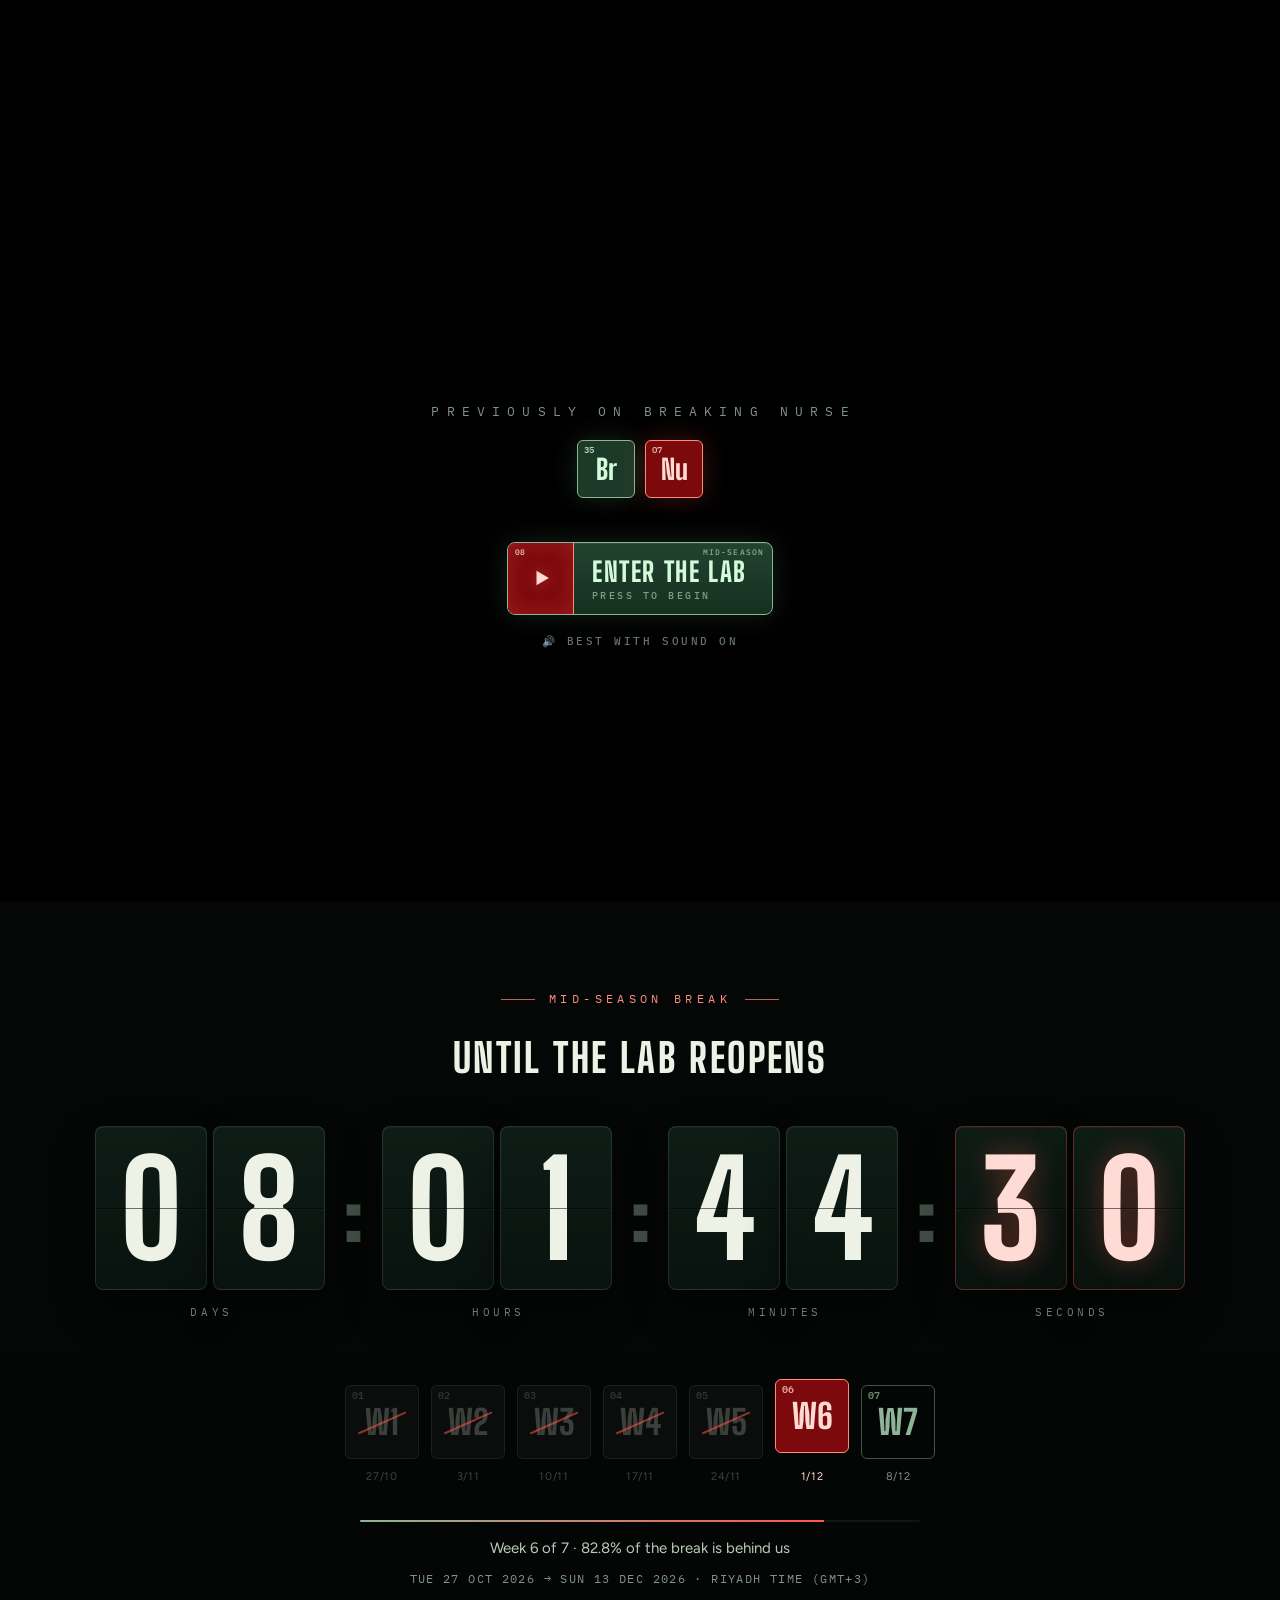
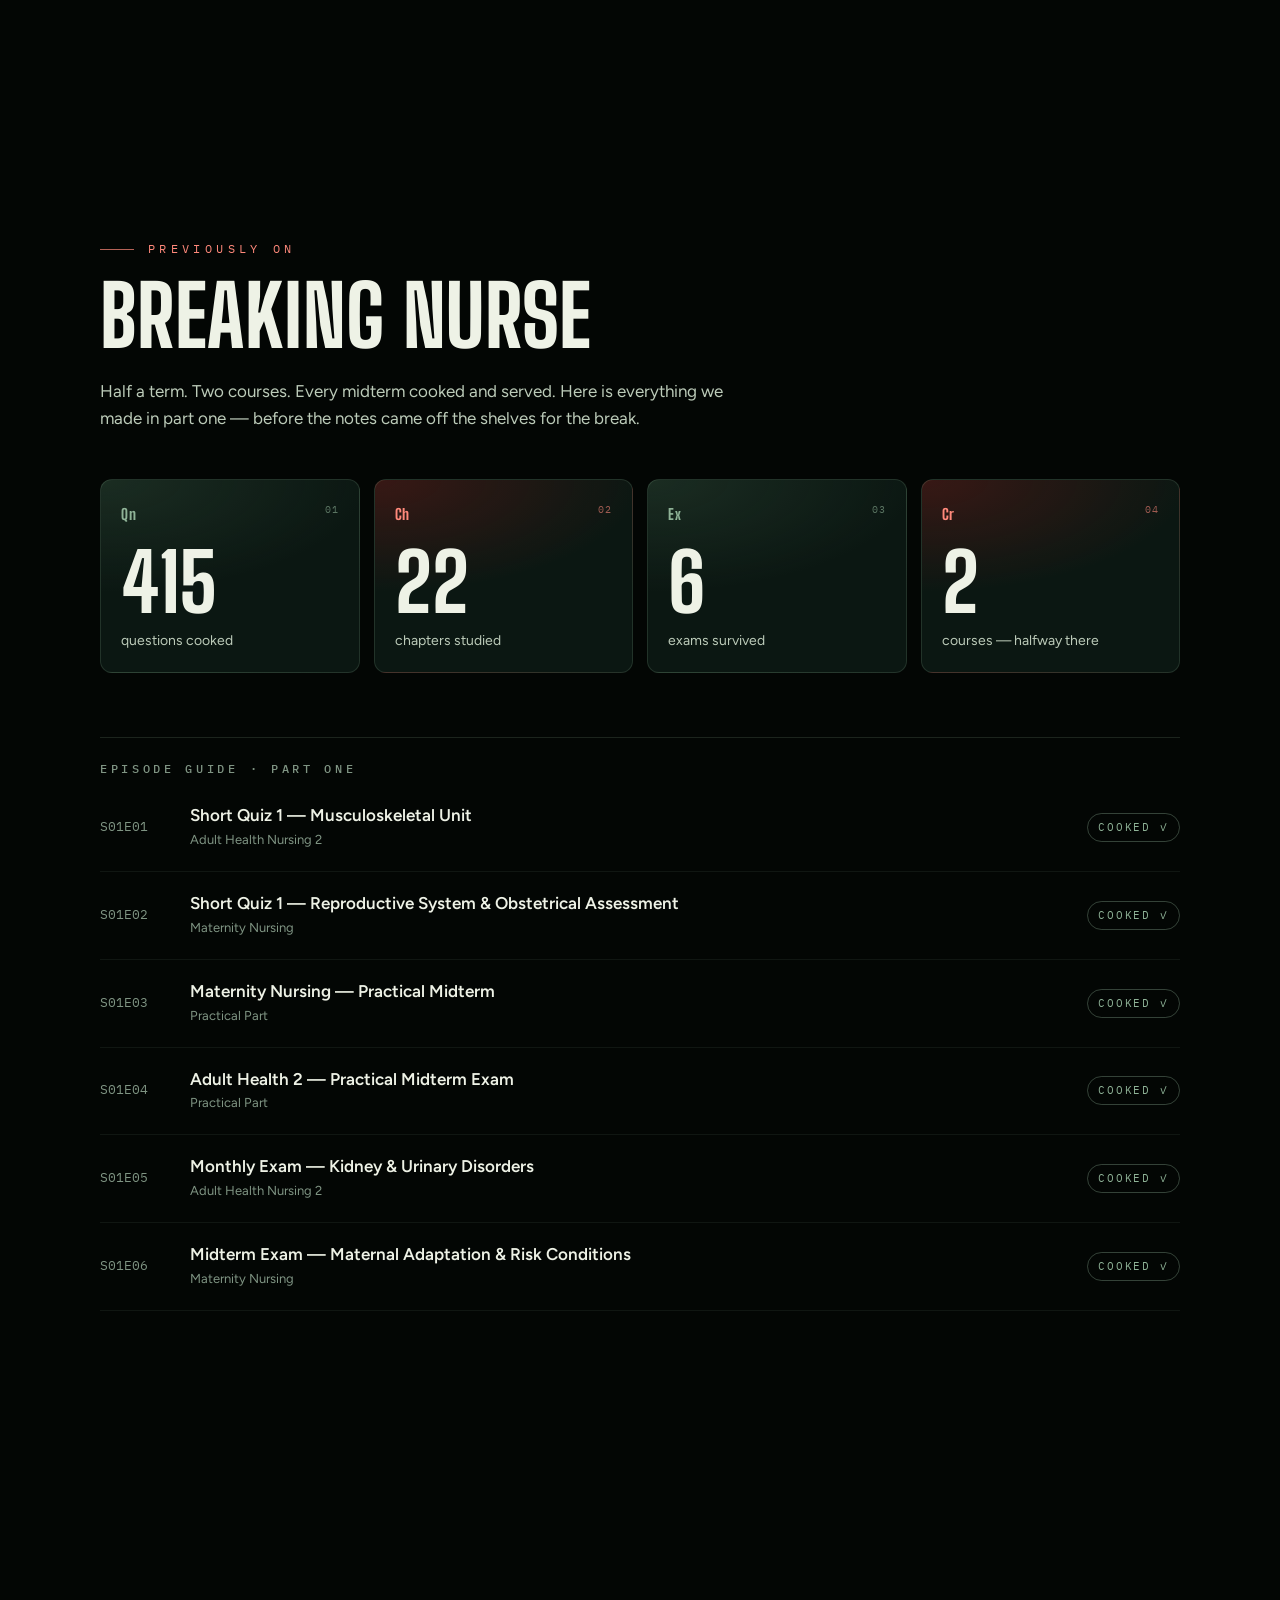
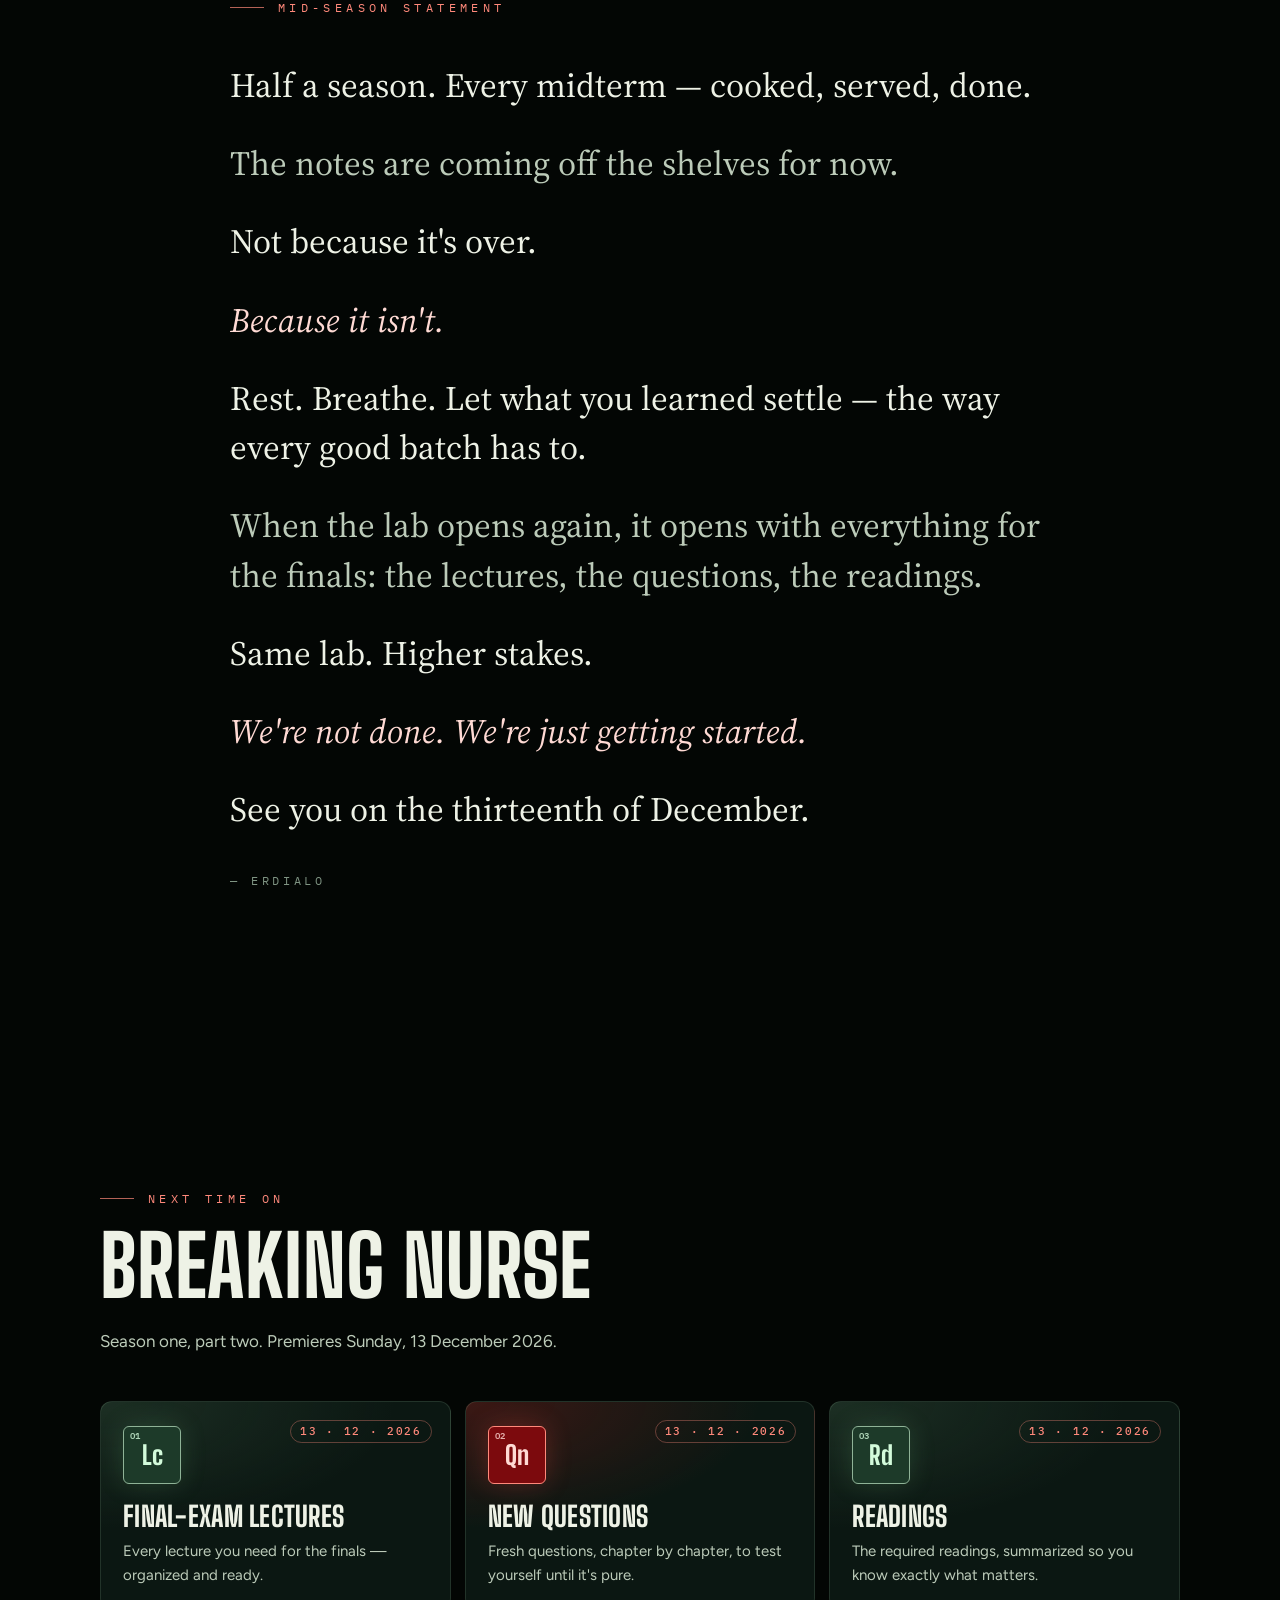
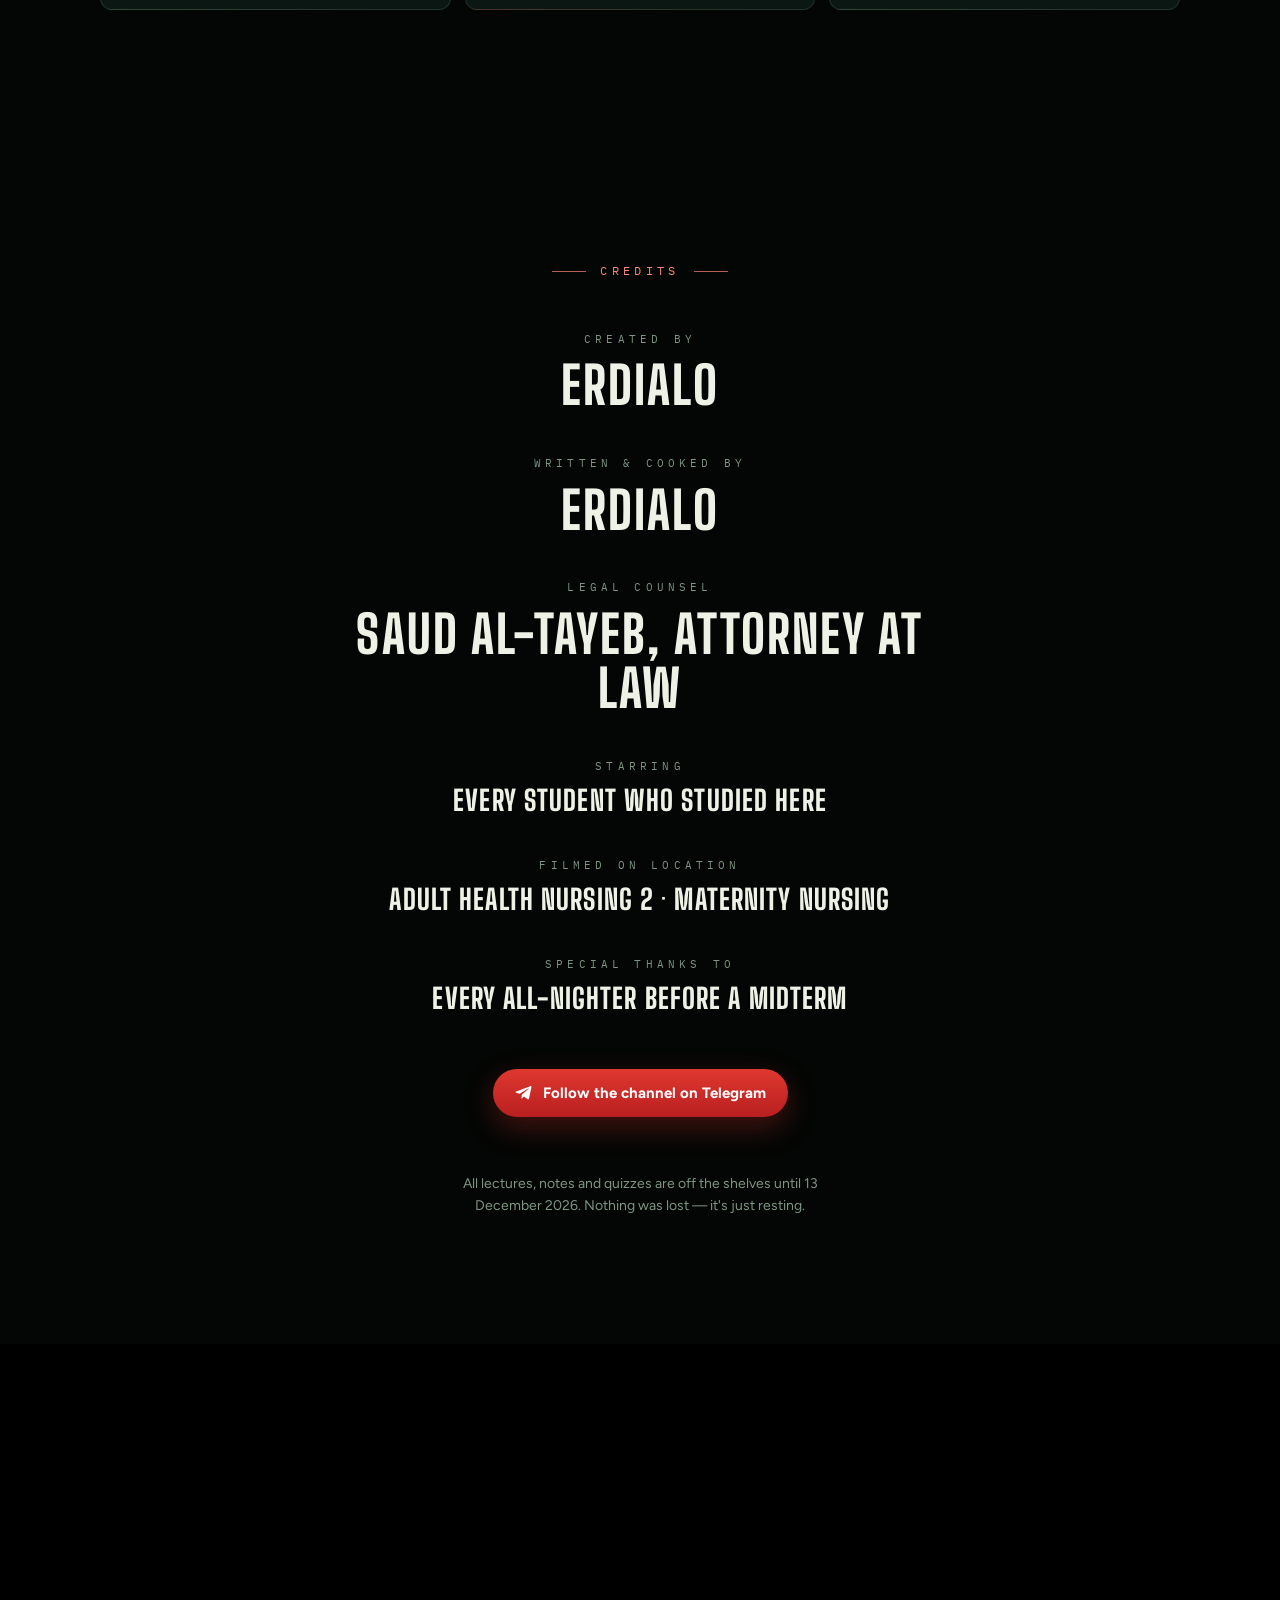
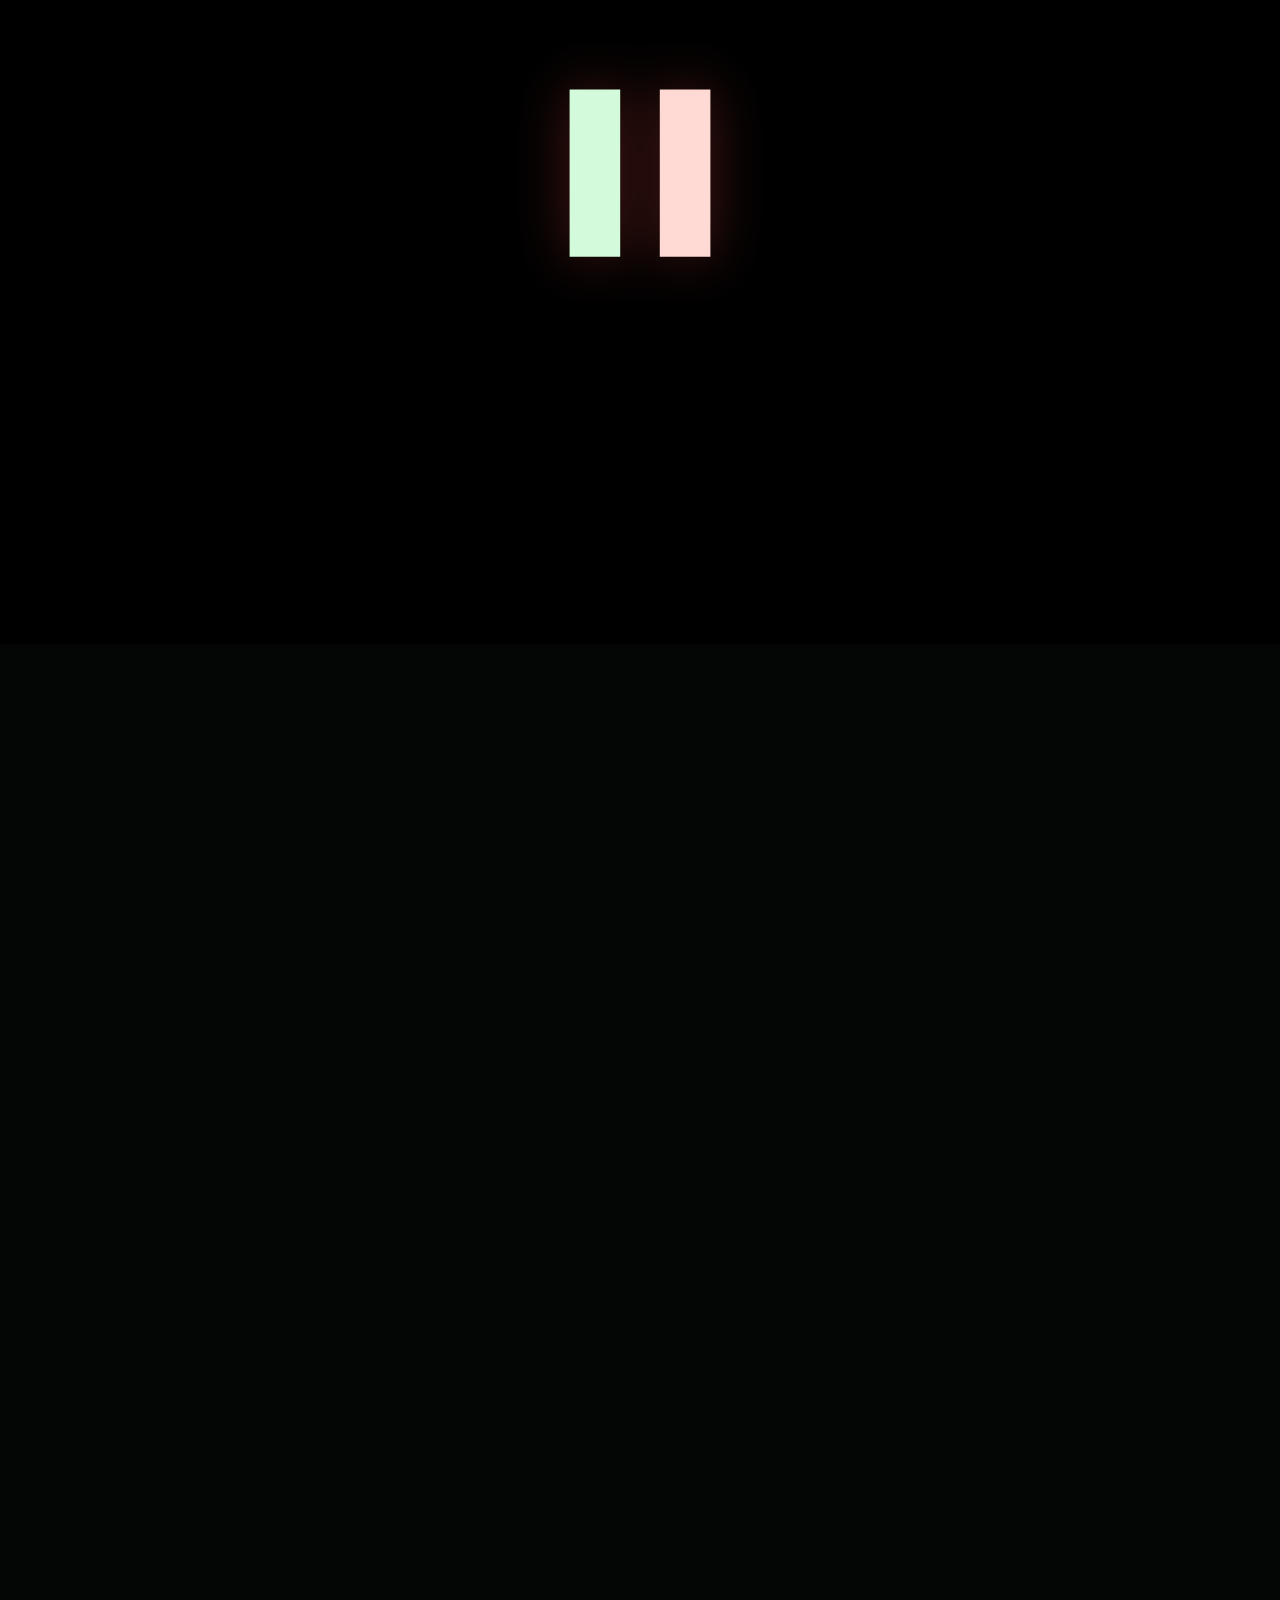
<file: index.html>
<!doctype html><!-- erdialo --><html lang="en"><head><meta charset=utf8><meta name=viewport content="width=device-width,initial-scale=1,viewport-fit=cover"><style>/*! erdialo */body{margin:0;padding:0}img{max-width:100%}[hidden]:not([hidden=until-found i]){display:none!important}</style><meta name="author" content="erdialo"> <meta name="theme-color" content="#030604"> <meta name="application-name" content="Br nurse"> <meta name="apple-mobile-web-app-capable" content="yes"> <meta name="mobile-web-app-capable" content="yes"> <meta name="apple-mobile-web-app-title" content="Br nurse"> <meta name="apple-mobile-web-app-status-bar-style" content="black-translucent"> <link rel="manifest" href="manifest.webmanifest"> <link rel="icon" type="image/png" sizes="32x32" href="icons/favicon-32.png"> <link rel="icon" type="image/png" sizes="192x192" href="icons/icon-192.png"> <link rel="apple-touch-icon" href="icons/apple-touch-icon.png"> </head><body><title>Breaking Nurse</title> <link rel="preconnect" href="https://fonts.googleapis.com"> <link rel="preconnect" href="https://fonts.gstatic.com" crossorigin> <link href="https://fonts.googleapis.com/css2?family=Big+Shoulders+Display:wght@700;800;900&family=Figtree:wght@400;500;600;700&family=Source+Serif+4:ital,wght@0,400;0,600;1,400&family=Cairo:wght@600;700;800&family=IBM+Plex+Sans+Arabic:wght@400;500;600;700&family=Noto+Naskh+Arabic:wght@400;600&family=IBM+Plex+Mono:wght@400;500&display=swap" rel="stylesheet">
<style>/*! erdialo */:root{--bg:#030604;--paper:#0b1712;--ink:#eef2e6;--ink-soft:#bccbb9;--ink-faint:#7f9483;--line:rgba(170,207,176,.15);--hair:rgba(170,207,176,.08);--green:#8fb397;--green-hi:#d3fbdb;--green-deep:#1d3a29;--red:#ff5449;--red-hi:#ffdad4;--red-deep:#7c0a0d;--red-edge:#ff897b;--amber:#f2a33a;--font-display:"Big Shoulders Display","Cairo",sans-serif;--font-body:"Figtree","IBM Plex Sans Arabic",sans-serif;--font-read:"Source Serif 4","Noto Naskh Arabic",Georgia,serif;--font-mono:"IBM Plex Mono",ui-monospace,monospace;--bar:clamp(10px,3.4vh,34px);--ease:cubic-bezier(.22,.8,.16,1);--ease-io:cubic-bezier(.65,0,.35,1);--hero:url([data-uri]);color-scheme:dark}*{box-sizing:border-box}html{background:var(--bg);-webkit-text-size-adjust:100%;scroll-behavior:smooth}html,body{margin:0;padding:0}body{background:var(--bg);color:var(--ink);font-family:var(--font-body);font-size:16px;line-height:1.6;overflow-x:hidden;-webkit-font-smoothing:antialiased;text-rendering:optimizeLegibility}body.locked{overflow:hidden}body[dir=rtl]{font-family:IBM Plex Sans Arabic,Figtree,sans-serif}a{color:inherit}button{font:inherit;color:inherit}::selection{background:var(--red);color:#fff}.sr{position:absolute!important;width:1px;height:1px;overflow:hidden;clip:rect(0 0 0 0);white-space:nowrap}.grain{position:fixed;inset:-50%;z-index:80;pointer-events:none;opacity:.075;mix-blend-mode:overlay;background-image:url("data:image/svg+xml;utf8,<svg xmlns='http://www.w3.org/2000/svg' width='220' height='220'><filter id='n'><feTurbulence type='fractalNoise' baseFrequency='.9' numOctaves='2' stitchTiles='stitch'/><feColorMatrix values='0 0 0 0 1  0 0 0 0 1  0 0 0 0 1  0 0 0 .6 0'/></filter><rect width='100%' height='100%' filter='url(%23n)'/></svg>");animation:grain 1.1s steps(6) infinite}@keyframes grain{0%{transform:translate(0)}20%{transform:translate(-4%,3%)}40%{transform:translate(3%,-2%)}60%{transform:translate(-2%,-4%)}80%{transform:translate(4%,2%)}to{transform:translate(0)}}.vignette{position:fixed;inset:0;z-index:79;pointer-events:none;background:radial-gradient(ellipse at 50% 45%,transparent 55%,rgba(0,0,0,.55) 100%)}.bar{position:fixed;left:0;right:0;height:50.5vh;background:#000;z-index:60;pointer-events:none;will-change:transform}.bar.bar-t{top:0;transform-origin:top}.bar.bar-b{bottom:0;transform-origin:bottom}.lbar{position:absolute;left:0;right:0;height:50.5%;background:#000;z-index:1;pointer-events:none;will-change:transform}.lbar.lt{top:0;transform-origin:top}.lbar.lb{bottom:0;transform-origin:bottom}.intro{position:fixed;inset:0;z-index:65;display:flex;flex-direction:column;align-items:center;justify-content:center;gap:18px;text-align:center;pointer-events:none;padding:0 24px}.intro .i1{font-family:var(--font-mono);font-size:clamp(11px,1.2vw,13px);letter-spacing:.55em;text-transform:uppercase;color:var(--ink-faint);opacity:0;transform:translateY(8px);transition:opacity 1.2s var(--ease),transform 1.2s var(--ease);padding-inline-start:.55em}.intro .i2{direction:ltr;display:flex;gap:10px;opacity:0;transform:scale(1.04);filter:blur(8px);transition:opacity 1.4s var(--ease),transform 1.8s var(--ease),filter 1.4s var(--ease)}.intro.show .i1,.intro.show .i2{opacity:1;transform:none;filter:none}.intro.show .i2{transition-delay:.35s}.intro.hide .i1,.intro.hide .i2{opacity:0;filter:blur(6px);transition-duration:.8s;transition-delay:0s}body[dir=rtl] .intro .i1{letter-spacing:.04em;font-family:IBM Plex Sans Arabic;font-size:14px}@media(max-width:600px){.intro .i1{letter-spacing:.3em;padding-inline-start:.3em}}@keyframes ring{0%,to{box-shadow:0 0 #ff544900}50%{box-shadow:0 0 0 9px #ff544924}}.enter{position:fixed;z-index:66;left:50%;top:calc(50% + 92px);transform:translate(-50%,10px);opacity:0;pointer-events:none;display:flex;align-items:stretch;gap:0;padding:0;border:1.5px solid var(--green);border-radius:8px;overflow:hidden;cursor:pointer;color:var(--green-hi);background:linear-gradient(180deg,#22432f,#16301f);box-shadow:0 0 26px #6dba7e2e,0 18px 40px #0000008c,inset 0 1px #ffffff0f;font:inherit;direction:ltr;white-space:nowrap;-webkit-tap-highlight-color:transparent;transition:opacity 1.1s var(--ease),transform 1.1s var(--ease),box-shadow .4s,border-color .4s}.enter.on{opacity:1;transform:translate(-50%);pointer-events:auto;animation:enterGlow 2.8s ease-in-out infinite}@keyframes enterGlow{0%,to{box-shadow:0 0 22px #6dba7e24,0 18px 40px #0000008c,inset 0 1px #ffffff0f}50%{box-shadow:0 0 44px #6dba7e5c,0 18px 40px #0000008c,inset 0 1px #ffffff0f}}.enter:hover{border-color:var(--green-hi);transform:translate(-50%,-2px)}.enter:active{transform:translate(-50%) scale(.97);transition-duration:.12s}.enter:focus-visible{outline:2px solid var(--green-hi);outline-offset:4px}.enter .pt{position:relative;width:66px;flex:none;display:flex;align-items:center;justify-content:center;background:var(--red-deep);border-right:1.5px solid var(--red-edge);color:var(--red-hi);box-shadow:inset 0 0 22px #ff544940}.enter .pt .n{position:absolute;top:5px;left:7px;font:600 8px/1 var(--font-mono);opacity:.8}.enter .pt svg{width:22px;height:22px;margin-left:3px;filter:drop-shadow(0 0 8px rgba(255,84,73,.6))}.enter .bd{position:relative;display:flex;flex-direction:column;justify-content:center;padding:15px 22px 13px 18px;min-width:198px;text-align:left}.enter .bd .n{position:absolute;top:5px;right:8px;font:500 8px/1 var(--font-mono);letter-spacing:.14em;opacity:.6;text-transform:uppercase}.enter .lbl{font-family:var(--font-display);font-weight:800;font-size:27px;line-height:1;letter-spacing:.06em;text-transform:uppercase}.enter .sub{margin-top:6px;font:500 9.5px/1 var(--font-mono);letter-spacing:.26em;text-transform:uppercase;color:var(--green);opacity:.85}body[dir=rtl] .enter .bd{text-align:right;direction:rtl;padding:13px 18px 13px 24px}body[dir=rtl] .enter .lbl{font-family:Cairo;font-weight:800;font-size:25px;letter-spacing:0;line-height:1.15}body[dir=rtl] .enter .sub{font-family:IBM Plex Sans Arabic;letter-spacing:0;font-size:11.5px;margin-top:4px}body[dir=rtl] .enter .bd .n{right:auto;left:8px}.enter:after{content:"";position:absolute;top:0;bottom:0;width:40%;left:-60%;background:linear-gradient(100deg,transparent,rgba(211,251,219,.14),transparent);transform:skew(-18deg);animation:sweep 4.2s var(--ease-io) 1.6s infinite;pointer-events:none}@keyframes sweep{0%{left:-60%}38%,to{left:130%}}.enter.gone{opacity:0!important;pointer-events:none;animation:none;transform:translate(-50%,-8px) scale(.98)}.enter-hint{position:fixed;z-index:66;left:0;right:0;top:calc(50% + 186px);text-align:center;font:500 10.5px/1 var(--font-mono);letter-spacing:.24em;text-transform:uppercase;color:var(--ink-faint);opacity:0;transition:opacity 1s .4s}body[dir=rtl] .enter-hint{font-family:IBM Plex Sans Arabic;letter-spacing:0;font-size:12.5px;text-transform:none}.enter.on+.enter-hint{opacity:.8}.enter.gone+.enter-hint{opacity:0;transition-delay:0s}.tile{position:relative;display:inline-flex;flex-direction:column;align-items:center;justify-content:center;border:1.5px solid;border-radius:6px;font-family:var(--font-display);flex:none;line-height:1}.tile .n{position:absolute;top:4px;inset-inline-start:6px;font:600 9px/1 var(--font-mono);opacity:.8;direction:ltr}.tile .s{font-weight:800}.t-g{background:var(--green-deep);border-color:var(--green);color:var(--green-hi);box-shadow:0 0 26px #6dba7e33}.t-r{background:var(--red-deep);border-color:var(--red-edge);color:var(--red-hi);box-shadow:0 0 26px #ff54493d}.intro .tile{width:58px;height:58px}.intro .tile .s{font-size:28px}.top:before{content:"";position:absolute;left:0;right:0;top:calc(-1 * var(--bar));height:calc(100% + var(--bar) + 26px);background:linear-gradient(180deg,rgba(3,6,4,.92),rgba(3,6,4,.6) 55%,transparent);pointer-events:none;z-index:-1}.top{position:fixed;top:var(--bar);left:0;right:0;z-index:40;opacity:0;transform:translateY(-8px);transition:opacity 1.2s var(--ease),transform 1.2s var(--ease)}body.ready .top{opacity:1;transform:none}.top-in{max-width:1180px;margin:0 auto;padding:14px 22px;display:flex;align-items:center;justify-content:space-between;gap:12px}.brand{direction:ltr;display:flex;align-items:center;gap:6px;text-decoration:none}.brand .tile{width:30px;height:30px;border-radius:4px;box-shadow:none}.brand .tile .s{font-size:15px}.brand .tile .n{font-size:6.5px;top:2px;inset-inline-start:3px}.brand-word{font-family:var(--font-display);font-weight:800;font-size:19px;letter-spacing:.05em;text-transform:uppercase;margin-inline-start:8px;white-space:nowrap}.brand-word b{color:var(--red-edge)}.lang{border:1px solid var(--line);background:#03060473;backdrop-filter:blur(10px);-webkit-backdrop-filter:blur(10px);padding:7px 15px;border-radius:999px;font-weight:600;font-size:13px;cursor:pointer;transition:border-color .3s,background .3s}.lang:hover{border-color:var(--green)}.ctrls{display:flex;align-items:center;gap:8px}.snd{width:36px;height:34px;display:flex;align-items:center;justify-content:center;border:1px solid var(--line);background:#03060473;backdrop-filter:blur(10px);-webkit-backdrop-filter:blur(10px);border-radius:999px;cursor:pointer;transition:border-color .3s,opacity .6s}.snd:hover{border-color:var(--red-edge)}.snd .eq{display:flex;align-items:flex-end;gap:2px;height:14px}.snd .eq i{display:block;width:2.5px;height:100%;background:var(--red-edge);border-radius:1px;transform-origin:bottom;animation:eq 1.1s ease-in-out infinite}.snd .eq i:nth-child(2){animation-delay:-.35s}.snd .eq i:nth-child(3){animation-delay:-.7s}.snd .eq i:nth-child(4){animation-delay:-.2s}@keyframes eq{0%,to{transform:scaleY(.25)}50%{transform:scaleY(1)}}.snd.off .eq i{animation:none;transform:scaleY(.18);background:var(--ink-faint)}.snd.hint{animation:hint 2.2s ease-in-out infinite}@keyframes hint{0%,to{box-shadow:0 0 #ff544900}50%{box-shadow:0 0 0 6px #ff54492e}}@media(max-width:560px){.brand-word{display:none}}main{transition:opacity .45s var(--ease),filter .45s var(--ease)}main.swap{opacity:0;filter:blur(4px)}[data-r]{opacity:0;transform:translateY(26px);filter:blur(6px);transition:opacity 1.3s var(--ease),transform 1.3s var(--ease),filter 1.3s var(--ease);transition-delay:var(--d,0s)}[data-r].in{opacity:1;transform:none;filter:none}.titlecard{position:relative;min-height:100vh;min-height:100svh;display:flex;align-items:center;justify-content:center;text-align:center;padding:90px 20px;overflow:hidden}.titlecard[data-r]{opacity:1;transform:none;filter:none}.titlecard:before{content:"";position:absolute;left:50%;top:50%;width:min(1100px,140vw);height:min(620px,90vw);transform:translate(-50%,-50%) scale(.85);border-radius:50%;background:radial-gradient(closest-side,rgba(68,140,90,.28),rgba(29,58,41,.14) 55%,transparent);filter:blur(30px);opacity:0;transition:opacity 2.4s var(--ease),transform 3s var(--ease)}.titlecard.in:before{opacity:1;transform:translate(-50%,-50%) scale(1);animation:smoke 7s ease-in-out 2.4s infinite}@keyframes smoke{0%,to{transform:translate(-50%,-50%) scale(1)}50%{transform:translate(-50%,-52%) scale(1.06)}}.tc-in{position:relative}.titlecard .kicker{opacity:0;transform:translateY(10px);transition:opacity 1.4s var(--ease),transform 1.4s var(--ease)}.titlecard.in .kicker{opacity:1;transform:none}.kicker{font-family:var(--font-mono);font-size:12px;letter-spacing:.42em;text-transform:uppercase;color:#eef2e6c7;margin:0 0 26px;padding-inline-start:.42em}body[dir=rtl] .kicker{letter-spacing:.08em;font-family:IBM Plex Sans Arabic;font-size:15px;font-weight:600}.felina{display:flex;gap:clamp(8px,1.6vw,18px);justify-content:center;direction:ltr;margin:0}.felina .tile{width:clamp(92px,17vw,188px);height:clamp(92px,17vw,188px);border-width:2px;border-radius:8px;opacity:0;transform:translateY(30px) scale(.96);filter:blur(10px);transition:opacity 1.6s var(--ease),transform 1.8s var(--ease),filter 1.6s var(--ease)}.felina .tile .s{font-size:clamp(50px,9.4vw,104px);letter-spacing:.01em;margin-top:.06em}.felina .tile .n{font-size:clamp(10px,1.2vw,14px);top:8px;inset-inline-start:10px}.felina .tile .m{position:absolute;bottom:8px;left:0;right:0;font:500 clamp(8px,.95vw,11px)/1 var(--font-mono);opacity:.75;letter-spacing:.04em}.felina .tile .e{position:absolute;top:8px;right:10px;font:500 clamp(7px,.8vw,10px)/1 var(--font-mono);opacity:.6;text-transform:uppercase;letter-spacing:.1em}.titlecard.in .felina .tile{opacity:1;transform:none;filter:none;transition-delay:.25s}.titlecard.in .felina .tile:nth-child(2){transition-delay:.45s}.titlecard.in .felina .tile:nth-child(3){transition-delay:.65s}.ep{margin:30px 0 0;font-family:var(--font-display);font-weight:800;text-transform:uppercase;letter-spacing:.32em;font-size:clamp(15px,2vw,21px);color:var(--ink);opacity:0;transition:opacity 1.6s var(--ease) .9s;padding-inline-start:.32em}body[dir=rtl] .ep{letter-spacing:.02em;font-family:Cairo;font-size:clamp(18px,2.4vw,24px)}.titlecard.in .ep{opacity:1}.sec{position:relative;padding:clamp(90px,14vh,150px) 22px}.wrap{max-width:1080px;margin:0 auto}.eyebrow{font-family:var(--font-mono);font-size:11.5px;letter-spacing:.38em;text-transform:uppercase;color:var(--red-edge);margin:0 0 18px;display:flex;align-items:center;gap:14px}.eyebrow:before{content:"";width:34px;height:1px;background:currentColor;opacity:.7}body[dir=rtl] .eyebrow{letter-spacing:.06em;font-family:IBM Plex Sans Arabic;font-size:14px;font-weight:600}.h2{font-family:var(--font-display);font-weight:800;text-transform:uppercase;font-size:clamp(40px,6.6vw,84px);line-height:.95;letter-spacing:.005em;margin:0 0 22px}body[dir=rtl] .h2{font-family:Cairo;text-transform:none;line-height:1.25;font-size:clamp(34px,5.4vw,64px)}.lede{color:var(--ink-soft);max-width:58ch;font-size:17px;margin:0}.clock{text-align:center;padding-top:clamp(60px,10vh,110px)}.clock .eyebrow{justify-content:center}.clock .eyebrow:after{content:"";width:34px;height:1px;background:currentColor;opacity:.7}.clock-label{font-family:var(--font-display);font-weight:800;text-transform:uppercase;letter-spacing:.06em;font-size:clamp(22px,3.4vw,40px);margin:0 0 clamp(26px,4vh,44px);transition:color .8s}body[dir=rtl] .clock-label{font-family:Cairo;letter-spacing:0;text-transform:none}.timer{display:flex;justify-content:center;align-items:flex-start;gap:clamp(4px,1.4vw,18px);direction:ltr}.unit{display:flex;flex-direction:column;align-items:center;gap:14px}.digits{display:flex;gap:clamp(3px,.5vw,6px)}.dcell{position:relative;width:clamp(44px,9vw,112px);height:clamp(66px,13.4vw,164px);border-radius:8px;overflow:hidden;background:linear-gradient(180deg,#0d1b15,#08110d);border:1px solid var(--line);box-shadow:inset 0 1px #ffffff0a,0 18px 40px #00000073}.dcell:after{content:"";position:absolute;left:0;right:0;top:50%;height:1px;background:#0000008c;box-shadow:0 1px #ffffff08}.dstrip{position:absolute;left:0;right:0;top:0;will-change:transform;transition:transform .78s var(--ease-io)}.dstrip span{display:flex;align-items:center;justify-content:center;height:clamp(66px,13.4vw,164px);font-family:var(--font-display);font-weight:800;font-size:clamp(50px,10.6vw,132px);line-height:1;color:var(--ink);font-variant-numeric:tabular-nums}.unit.sec-u .dcell{border-color:#ff544952}.unit.sec-u .dstrip span{color:var(--red-hi);text-shadow:0 0 28px rgba(255,84,73,.35)}.ulabel{font-family:var(--font-mono);font-size:11px;letter-spacing:.32em;text-transform:uppercase;color:var(--ink-faint);padding-inline-start:.32em}body[dir=rtl] .ulabel{font-family:IBM Plex Sans Arabic;letter-spacing:.02em;font-size:13px}.colon{font-family:var(--font-display);font-weight:800;font-size:clamp(34px,7vw,88px);line-height:clamp(66px,13.4vw,164px);color:var(--ink-faint);opacity:.5;animation:blink 2s steps(1) infinite}@keyframes blink{50%{opacity:.15}}.days{display:flex;justify-content:center;flex-wrap:wrap;gap:clamp(6px,1.2vw,12px);margin:clamp(46px,7vh,70px) auto 0;direction:ltr;max-width:760px}.day{display:flex;flex-direction:column;align-items:center;gap:9px}.day .tile{width:clamp(40px,8vw,74px);height:clamp(40px,8vw,74px);transition:background .9s,border-color .9s,color .9s,box-shadow .9s,opacity .9s,transform .9s var(--ease)}.day .tile .s{font-size:clamp(19px,3.6vw,34px)}.day .tile .n{font-size:clamp(7px,1vw,9.5px)}.day small{font-size:11px;color:var(--ink-faint);letter-spacing:.06em;transition:color .9s}body[dir=rtl] .day small{font-size:12px;letter-spacing:0}.day.future .tile{background:transparent;border-color:#8fb39773;color:var(--green);box-shadow:none}.day.past .tile{background:#0a0d0b;border-color:#ffffff14;color:#eef2e638;box-shadow:none}.day.past .tile:after{content:"";position:absolute;left:14%;right:14%;top:50%;height:1.5px;background:#ff54498c;transform:rotate(-24deg)}.day.past small{color:#7f948373}.day.cur .tile{background:var(--red-deep);border-color:var(--red-edge);color:var(--red-hi);transform:translateY(-6px);animation:pulse 2.6s ease-in-out infinite}.day.cur small{color:var(--red-hi)}@keyframes pulse{0%,to{box-shadow:0 0 18px #ff544940}50%{box-shadow:0 0 40px #ff544999}}.weekbar{max-width:560px;height:2px;margin:34px auto 0;background:var(--hair);border-radius:2px;overflow:hidden;direction:ltr}.weekbar i{display:block;height:100%;width:0;background:linear-gradient(90deg,var(--green),var(--red));transition:width 1s linear}body[dir=rtl] .weekbar{direction:rtl}body[dir=rtl] .weekbar i{background:linear-gradient(270deg,var(--green),var(--red))}.weekmeta{margin:14px 0 0;color:var(--ink-soft);font-size:15px}.clockfoot{margin:10px 0 0;font-family:var(--font-mono);font-size:11.5px;letter-spacing:.12em;color:var(--ink-faint)}body[dir=rtl] .clockfoot{font-family:IBM Plex Sans Arabic;letter-spacing:0;font-size:13px}body.p-end .dstrip span{color:#ff5449bf;text-shadow:none}body.p-end .colon{animation:none;opacity:.25}body.p-end .clock-label{color:var(--red-edge)}.stats{display:grid;grid-template-columns:repeat(4,1fr);gap:14px;margin:46px 0 0}@media(max-width:760px){.stats{grid-template-columns:repeat(2,1fr)}}.stat{position:relative;padding:22px 20px 20px;border:1px solid var(--line);border-radius:12px;background:radial-gradient(380px 160px at 0% 0%,rgba(68,101,76,.28),transparent 70%),var(--paper);overflow:hidden}.stat:nth-child(2n){background:radial-gradient(380px 160px at 0% 0%,rgba(186,27,28,.26),transparent 70%),var(--paper)}.stat .sym{font-family:var(--font-display);font-weight:800;font-size:15px;letter-spacing:.06em;color:var(--green);display:flex;justify-content:space-between;direction:ltr}.stat:nth-child(2n) .sym{color:var(--red-edge)}.stat .sym span{font-family:var(--font-mono);font-weight:400;font-size:10px;opacity:.6}.stat .v{font-family:var(--font-display);font-weight:800;font-size:clamp(52px,7vw,80px);line-height:1;margin:16px 0 8px;font-variant-numeric:tabular-nums}.stat .l{color:var(--ink-soft);font-size:14px}.eps{margin:64px 0 0;border-top:1px solid var(--line)}.eps h3{font-family:var(--font-mono);font-size:11.5px;letter-spacing:.32em;text-transform:uppercase;color:var(--ink-faint);font-weight:500;margin:22px 0 6px}body[dir=rtl] .eps h3{font-family:IBM Plex Sans Arabic;letter-spacing:0;font-size:14px}.ep-row{display:grid;grid-template-columns:72px 1fr auto;gap:18px;align-items:center;padding:20px 0;border-bottom:1px solid var(--hair);transition:background .4s,padding .4s var(--ease)}.ep-row:hover{background:#aacfb009;padding-inline:12px}.ep-code{font-family:var(--font-mono);font-size:13px;color:var(--ink-faint);direction:ltr}.ep-t{font-weight:600;font-size:17px;line-height:1.35}.ep-s{font-size:13px;color:var(--ink-faint);margin-top:3px}.ep-b{font-family:var(--font-mono);font-size:10.5px;letter-spacing:.18em;text-transform:uppercase;color:var(--green);border:1px solid rgba(143,179,151,.35);padding:5px 10px;border-radius:999px;white-space:nowrap}body[dir=rtl] .ep-b{font-family:IBM Plex Sans Arabic;letter-spacing:0;font-size:12px}@media(max-width:560px){.ep-row{grid-template-columns:48px 1fr}.ep-b{display:none}.ep-t{font-size:15.5px}}.statement{padding-top:clamp(120px,18vh,200px);padding-bottom:clamp(120px,18vh,200px)}.statement .wrap{max-width:820px}.lines{margin:44px 0 0}.lines p{font-family:var(--font-read);font-size:clamp(22px,2.9vw,34px);line-height:1.45;margin:0 0 .85em;color:var(--ink)}.lines p.quiet{color:var(--ink-soft)}.lines p.hit{font-style:italic;color:var(--red-hi)}body[dir=rtl] .lines p{font-style:normal;line-height:1.75;font-size:clamp(22px,2.7vw,32px)}.sign{margin-top:36px;font-family:var(--font-mono);font-size:12px;letter-spacing:.3em;text-transform:uppercase;color:var(--ink-faint)}.nx{display:grid;grid-template-columns:repeat(3,1fr);gap:14px;margin:46px 0 0}@media(max-width:820px){.nx{grid-template-columns:1fr}}.nx-c{position:relative;padding:24px 22px 22px;border:1px solid var(--line);border-radius:12px;overflow:hidden;background:radial-gradient(420px 180px at 0% 0%,rgba(68,101,76,.3),transparent 70%),var(--paper);transition:border-color .4s,transform .5s var(--ease)}.nx-c:nth-child(2){background:radial-gradient(420px 180px at 0% 0%,rgba(186,27,28,.28),transparent 70%),var(--paper)}.nx-c:hover{border-color:var(--green);transform:translateY(-3px)}.nx-c .tile{width:58px;height:58px}.nx-c .tile .s{font-size:26px}.nx-c h3{font-family:var(--font-display);font-weight:800;font-size:28px;line-height:1.05;text-transform:uppercase;letter-spacing:.01em;margin:18px 0 8px}body[dir=rtl] .nx-c h3{font-family:Cairo;text-transform:none;font-size:24px;line-height:1.3}.nx-c p{margin:0;color:var(--ink-soft);font-size:15px}.nx-d{position:absolute;top:18px;right:18px;font:500 10.5px/1 var(--font-mono);letter-spacing:.16em;color:var(--red-edge);border:1px solid rgba(255,137,123,.35);padding:5px 9px;border-radius:999px;direction:ltr}body[dir=rtl] .nx-d{right:auto;left:18px}.day small{direction:ltr}.endcard{padding:0 16px;text-align:center}@media(max-width:600px){.endcard .yrs{letter-spacing:.16em;font-size:10.5px}}.credits{text-align:center}.credits .eyebrow{justify-content:center}.credits .eyebrow:after{content:"";width:34px;height:1px;background:currentColor;opacity:.7}.roll{margin:50px auto 0;max-width:640px;display:flex;flex-direction:column;gap:42px}.role{font-family:var(--font-mono);font-size:11px;letter-spacing:.38em;text-transform:uppercase;color:var(--ink-faint);margin:0 0 10px}body[dir=rtl] .role{font-family:IBM Plex Sans Arabic;letter-spacing:.02em;font-size:13.5px}.name{font-family:var(--font-display);font-weight:800;font-size:clamp(30px,4.4vw,52px);text-transform:uppercase;letter-spacing:.04em;line-height:1.05;margin:0}body[dir=rtl] .name{font-family:Cairo;text-transform:none;letter-spacing:0;font-size:clamp(26px,3.8vw,42px);line-height:1.35}.name.small{font-size:clamp(20px,2.6vw,28px)}.name .lat{direction:ltr;unicode-bidi:isolate}.tg{display:inline-flex;align-items:center;gap:10px;margin-top:14px;padding:12px 22px;border-radius:999px;text-decoration:none;font-weight:700;font-size:15px;background:linear-gradient(180deg,#e0382f,#b81f20);color:#fff;box-shadow:0 10px 30px #de362f4d;transition:transform .35s var(--ease),box-shadow .35s}.tg:hover{transform:translateY(-2px);box-shadow:0 16px 40px #de362f6b}.tg svg{width:18px;height:18px}.note{margin:56px auto 0;max-width:46ch;color:var(--ink-faint);font-size:14px}.last{position:relative;height:300vh}.last-stick{position:sticky;top:0;z-index:61;height:100vh;height:100svh;overflow:hidden;display:flex;align-items:center;justify-content:center}.last-bg{position:absolute;inset:0;background-image:var(--hero);background-size:cover;background-position:80% 55%;will-change:transform,filter,opacity;transform-origin:84% 80%}.last-shade{position:absolute;inset:0;background:radial-gradient(ellipse at 50% 50%,#00000040,#000000c7 80%),linear-gradient(180deg,var(--bg),transparent 22%,transparent 78%,rgba(0,0,0,.6))}.morph{position:relative;z-index:2;display:flex;flex-direction:column;align-items:center;gap:22px;text-align:center}.word{position:relative;display:flex;direction:ltr;font-family:var(--font-display);font-weight:900;font-size:clamp(64px,15vw,190px);line-height:1;letter-spacing:.02em}.word span{display:inline-block;padding:0 .015em;transition:transform 1.5s var(--ease-io),color 1.2s,text-shadow 1.2s;will-change:transform}.word span.g{color:var(--green-hi);text-shadow:0 0 .3em rgba(120,220,140,.35)}.word span.r{color:var(--red-hi);text-shadow:0 0 .3em rgba(255,84,73,.4)}.word.done span{color:var(--ink);text-shadow:0 0 .4em rgba(255,255,255,.08)}.word.done span:nth-child(2){transition-delay:.05s}.word.done span:nth-child(3){transition-delay:.1s}.word.done span:nth-child(5){transition-delay:.05s}.word.done span:nth-child(6){transition-delay:.12s}.under{font-family:var(--font-mono);font-size:12px;letter-spacing:.42em;text-transform:uppercase;color:var(--ink-soft);opacity:0;transform:translateY(10px);transition:opacity 1.2s var(--ease) .6s,transform 1.2s var(--ease) .6s;padding-inline-start:.42em}body[dir=rtl] .under{font-family:Cairo;letter-spacing:.04em;font-size:22px;font-weight:700}.word.done+.under{opacity:1;transform:none}.endcard{position:absolute;z-index:3;left:0;right:0;bottom:10vh;display:flex;flex-direction:column;align-items:center;gap:14px;opacity:0;transform:translateY(12px);transition:opacity 1.4s var(--ease),transform 1.4s var(--ease);pointer-events:none}.endcard.on{opacity:1;transform:none;pointer-events:auto}.endcard .yrs{font-family:var(--font-mono);font-size:11.5px;letter-spacing:.38em;color:var(--ink-faint);direction:ltr;padding-inline-start:.38em}.endcard .cr{font-size:13px;color:var(--ink-soft);display:flex;gap:10px;align-items:center;flex-wrap:wrap;justify-content:center}.endcard .cr a{color:var(--red-edge);text-decoration:none;border-bottom:1px solid rgba(255,137,123,.35)}.endcard .cr a:hover{border-color:var(--red-edge)}.endcard .cr .dot{opacity:.4}.pp{position:relative;width:clamp(120px,19vw,220px);aspect-ratio:1/1;filter:drop-shadow(0 0 28px rgba(255,84,73,.28))}.pp i{position:absolute;inset:0;transition:clip-path 1.4s var(--ease-io),background 1.2s}.pp .a{background:var(--green-hi);clip-path:polygon(18% 12%,41% 12%,41% 88%,18% 88%)}.pp .b{background:var(--red-hi);clip-path:polygon(59% 12%,82% 12%,82% 88%,59% 88%)}.word.done .pp .a{background:var(--ink);clip-path:polygon(24% 9%,56.6% 29.6%,56.6% 70.4%,24% 91%)}.word.done .pp .b{background:var(--ink);clip-path:polygon(56% 29.3%,90% 50%,90% 50%,56% 70.7%);transition-delay:.06s}.word.done .pp{filter:drop-shadow(0 0 30px rgba(255,255,255,.18))}.cut{position:fixed;inset:0;z-index:90;background:#000;opacity:0;pointer-events:none;display:flex;align-items:center;justify-content:center}.cut span{font-family:var(--font-mono);letter-spacing:.5em;font-size:12px;color:var(--ink-faint);opacity:0;transition:opacity 1s .8s;padding-inline-start:.5em}body.cutting .cut{animation:cut 4.2s var(--ease-io) forwards}body.cutting .cut span{opacity:1}@keyframes cut{0%{opacity:0}6%{opacity:1;background:#fff}10%{background:#000}80%{opacity:1}to{opacity:0}}@media(max-width:600px){.last-bg{background-position:74% 50%}.timer{gap:3px}.digits{gap:2px}.dcell{width:9.4vw;height:14vw;border-radius:5px}.dstrip span{height:14vw;font-size:11vw}.colon{font-size:7vw;line-height:14vw}.unit{gap:10px}.ulabel{font-size:9px;letter-spacing:.18em}}@media(prefers-reduced-motion:reduce){*,*:before,*:after{animation-duration:.01ms!important;animation-iteration-count:1!important;transition-duration:.01ms!important;transition-delay:0s!important;scroll-behavior:auto!important}.grain{display:none}}</style>
<script>/*! erdialo */document.body.classList.add("locked"),document.body.dir="ltr";</script> <div class="grain" aria-hidden="true"></div> <div class="vignette" aria-hidden="true"></div> <i class="bar bar-t" aria-hidden="true"></i> <i class="bar bar-b" aria-hidden="true"></i> <div class="intro" id="intro" aria-hidden="true"> <div class="i1" data-t="introLine"></div> <div class="i2"> <span class="tile t-g"><span class="n">35</span><span class="s">Br</span></span> <span class="tile t-r"><span class="n">07</span><span class="s">Nu</span></span> </div> </div> <button class="enter" id="enter"> <span class="pt"><span class="n">08</span><svg viewBox="0 0 24 24" fill="currentColor" aria-hidden="true"><path d="M6 4.2v15.6L19.5 12z"/></svg></span> <span class="bd"><span class="n">Mid-Season</span><span class="lbl" data-t="enter"></span><span class="sub" data-t="enterSub"></span></span> </button> <div class="enter-hint" data-t="enterHint"></div> <header class="top"> <div class="top-in"> <a class="brand" href="#title" aria-label="Breaking Nurse"> <span class="tile t-g"><span class="n">35</span><span class="s">Br</span></span> <span class="tile t-r"><span class="n">07</span><span class="s">Nu</span></span> <span class="brand-word">Breaking <b>Nurse</b></span> </a> <div class="ctrls"> <button class="snd off" id="snd" aria-label="Sound" title="Sound"><span class="eq"><i></i><i></i><i></i><i></i></span></button> <button class="lang appbtn" id="appBtn" hidden><svg viewBox="0 0 24 24" aria-hidden="true"><path d="M12 3v11m0 0-4.5-4.5M12 14l4.5-4.5M5 15.5V19a2 2 0 0 0 2 2h10a2 2 0 0 0 2-2v-3.5" fill="none" stroke="currentColor" stroke-width="2" stroke-linecap="round" stroke-linejoin="round"/></svg><span id="appBtnT"></span></button> <button class="lang" id="lang" data-t="langBtn"></button> </div> </div> </header> <main id="main"> <section class="titlecard" id="title" data-r> <div class="tc-in"> <p class="kicker" data-t="kicker"></p> <h1 class="felina" aria-label="Pause"> <span class="tile t-g"><span class="n">15</span><span class="e">Phosphorus</span><span class="s">P</span><span class="m">30.974</span></span> <span class="tile t-r"><span class="n">79</span><span class="e">Gold</span><span class="s">Au</span><span class="m">196.97</span></span> <span class="tile t-g"><span class="n">34</span><span class="e">Selenium</span><span class="s">Se</span><span class="m">78.971</span></span> </h1> <p class="ep" data-t="ep"></p> </div> </section> <section class="sec clock" id="clock"> <div class="wrap"> <p class="eyebrow" data-r data-t="clockEyebrow"></p> <h2 class="clock-label" id="clockLabel" data-r style="--d:.1s"></h2> <div class="timer" id="timer" data-r style="--d:.2s" role="timer" aria-live="off"></div> <div class="days" id="days" data-r style="--d:.3s"></div> <div class="weekbar" data-r style="--d:.4s"><i id="weekFill"></i></div> <p class="weekmeta" id="weekMeta" data-r style="--d:.45s"></p> <p class="clockfoot" data-t="clockFoot" data-r style="--d:.5s"></p> </div> </section> <section class="sec" id="previously"> <div class="wrap"> <p class="eyebrow" data-r data-t="prevEyebrow"></p> <h2 class="h2" data-r style="--d:.08s" data-t="prevTitle"></h2> <p class="lede" data-r style="--d:.16s" data-t="prevLede"></p> <div class="stats" id="stats"></div> <div class="eps" id="eps"></div> </div> </section> <section class="sec statement" id="statement"> <div class="wrap"> <p class="eyebrow" data-r data-t="stEyebrow"></p> <div class="lines" id="lines"></div> <p class="sign" data-r>— erdialo</p> </div> </section> <section class="sec" id="next"> <div class="wrap"> <p class="eyebrow" data-r data-t="nxEyebrow"></p> <h2 class="h2" data-r style="--d:.08s" data-t="nxTitle"></h2> <p class="lede" data-r style="--d:.16s" data-t="nxLede"></p> <div class="nx" id="nx"></div> </div> </section> <section class="sec credits" id="credits"> <div class="wrap"> <p class="eyebrow" data-r data-t="crEyebrow"></p> <div class="roll" id="roll"></div> <p class="note" data-r data-t="crNote"></p> </div> </section> <section class="last" id="last"> <div class="last-stick"> <div class="last-bg" id="lastBg" ></div> <div class="last-shade"></div> <i class="lbar lt" aria-hidden="true"></i><i class="lbar lb" aria-hidden="true"></i> <div class="morph"> <div class="word" id="word" aria-label="Pause — Play"></div> <div class="under" data-t="theEnd"></div> </div> <div class="endcard" id="endcard"> <div class="yrs">BREAKING NURSE · BACK 13 · 12 · 2026</div> <div class="cr"><span data-t="rights"></span><span class="dot">·</span><a id="tgLink2" target="_blank" rel="noopener" data-t="tgShort"></a></div> </div> </div> </section> </main> <div class="cut" aria-hidden="true"><span>▶ PART TWO</span></div> <script>/*! erdialo */const CONFIG={start:"2026-10-27T00:00:00+03:00",end:"2026-12-13T00:00:00+03:00",telegram:"https://t.me/+YKuuv3bQXXk2NzA8",credit:"erdialo",stats:{questions:416,chapters:22,exams:6,courses:2},episodes:[{en:"Short Quiz 1 — Musculoskeletal Unit",ar:"الاختبار القصير الأول — وحدة الجهاز العضلي الهيكلي",sen:"Adult Health Nursing 2",sar:"تمريض صحة البالغين 2"},{en:"Short Quiz 1 — Reproductive System & Obstetrical Assessment",ar:"الاختبار القصير الأول — الجهاز التناسلي والتقييم التوليدي",sen:"Maternity Nursing",sar:"تمريض الأمومة"},{en:"Maternity Nursing — Practical Midterm",ar:"تمريض الأمومة — العملي النصفي",sen:"Practical Part",sar:"الجزء العملي"},{en:"Adult Health 2 — Practical Midterm Exam",ar:"اختبار صحة البالغين النصفي — العملي",sen:"Practical Part",sar:"الجزء العملي"},{en:"Monthly Exam — Kidney & Urinary Disorders",ar:"الاختبار الشهري — اضطرابات الكلى والجهاز البولي",sen:"Adult Health Nursing 2",sar:"تمريض صحة البالغين 2"},{en:"Midterm Exam — Maternal Adaptation & Risk Conditions",ar:"الاختبار النصفي — تكيّف الأم مع الحمل والحالات الخطرة",sen:"Maternity Nursing",sar:"تمريض الأمومة"}]},T={en:{langBtn:"🌐 العربية",enter:"Enter the lab",enterSub:"Press to begin",enterLoading:"Preparing the lab…",enterHint:"🔊 Best with sound on",introLine:"Previously on Breaking Nurse",kicker:"Breaking Nurse · Mid-Season Finale",ep:"Part One — Complete",clockEyebrow:"Mid-season break",pre:"The break begins in",live:"Until the lab reopens",end:"The lab is open again.",units:["Days","Hours","Minutes","Seconds"],weekDates:["27/10","3/11","10/11","17/11","24/11","1/12","8/12"],metaPre:"Part one is almost done.",metaLive:(e,t)=>`Week ${e} of 7 · ${t}% of the break is behind us`,metaEnd:"Welcome back. Let's cook.",clockFoot:"TUE 27 OCT 2026 → SUN 13 DEC 2026 · RIYADH TIME (GMT+3)",prevEyebrow:"Previously on",prevTitle:"Breaking Nurse",prevLede:"Half a term. Two courses. Every midterm cooked and served. Here is everything we made in part one — before the notes came off the shelves for the break.",st:["Questions","Chapters","Exams","Courses"],stL:["questions cooked","chapters studied","exams survived","courses — halfway there"],epsTitle:"Episode guide · Part one",cooked:"Cooked ✓",stEyebrow:"Mid-season statement",lines:[["Half a season. Every midterm — cooked, served, done.",""],["The notes are coming off the shelves for now.","quiet"],["Not because it's over.",""],["Because it isn't.","hit"],["Rest. Breathe. Let what you learned settle — the way every good batch has to.",""],["When the lab opens again, it opens with everything for the finals: the lectures, the questions, the readings.","quiet"],["Same lab. Higher stakes.",""],["We're not done. We're just getting started.","hit"],["See you on the thirteenth of December.",""]],nxEyebrow:"Next time on",nxTitle:"Breaking Nurse",nxLede:"Season one, part two. Premieres Sunday, 13 December 2026.",nx:[["Lc","Final-exam lectures","Every lecture you need for the finals — organized and ready."],["Qn","New questions","Fresh questions, chapter by chapter, to test yourself until it's pure."],["Rd","Readings","The required readings, summarized so you know exactly what matters."]],soon:"13 · 12 · 2026",crEyebrow:"Credits",roll:[["Created by","erdialo"],["Written & cooked by","erdialo"],["Legal counsel","Saud Al-Tayeb, Attorney at Law"],["Starring","Every student who studied here"],["Filmed on location","Adult Health Nursing 2 · Maternity Nursing"],["Special thanks to","Every all-nighter before a midterm"]],tg:"Follow the channel on Telegram",crNote:"All lectures, notes and quizzes are off the shelves until 13 December 2026. Nothing was lost — it's just resting.",theEnd:"To be continued",rights:"All rights reserved — erdialo",tgShort:"Telegram"},ar:{langBtn:"🌐 English",enter:"ادخل المعمل",enterSub:"اضغط للبدء",enterLoading:"جاري تجهيز المعمل…",enterHint:"🔊 الأفضل مع الصوت",introLine:"سابقًا في Breaking Nurse",kicker:"Breaking Nurse · ختام منتصف الموسم",ep:"انتهى الجزء الأول",clockEyebrow:"استراحة منتصف الموسم",pre:"الاستراحة تبدأ بعد",live:"باقي على رجوع المعمل",end:"المعمل رجع يفتح.",units:["أيام","ساعات","دقائق","ثواني"],weekDates:["27/10","3/11","10/11","17/11","24/11","1/12","8/12"],metaPre:"الجزء الأول قرّب يخلص.",metaLive:(e,t)=>`الأسبوع ${e} من 7 · راح ${t}% من الاستراحة`,metaEnd:"حيّاكم من جديد… يلا نطبخ.",clockFoot:"الثلاثاء 27 أكتوبر 2026 ← الأحد 13 ديسمبر 2026 · بتوقيت الرياض",prevEyebrow:"سابقًا في",prevTitle:"Breaking Nurse",prevLede:"نص ترم. مادتين. وكل اختبار نصفي انطبخ وانقدّم. هذا كل اللي سويناه في الجزء الأول — قبل ما تنشال الملخصات من الرفوف وقت الاستراحة.",st:["Questions","Chapters","Exams","Courses"],stL:["سؤال انطبخ","فصل انذاكر","اختبار عدّيناه","مادة… وصلنا نصها"],epsTitle:"دليل الحلقات · الجزء الأول",cooked:"انطبخ ✓",stEyebrow:"كلمة منتصف الموسم",lines:[["نص موسم. وكل اختبار نصفي… انطبخ وانقدّم وخلص.",""],["الملخصات بتنشال من الرفوف مؤقتًا.","quiet"],["مو لأن القصة خلصت.",""],["لأنها ما خلصت.","hit"],["ارتاح. تنفّس. خلّ اللي تعلمته يركد، زي أي طبخة زينة لازم لها وقت.",""],["ولما يرجع المعمل يفتح، بيرجع بكل شي للنهائي: المحاضرات، والأسئلة، والقراءات.","quiet"],["نفس المعمل. بس الرهان أكبر.",""],["ما خلصنا. توّنا بادين.","hit"],["نشوفكم 13 ديسمبر.",""]],nxEyebrow:"في الحلقات القادمة",nxTitle:"Breaking Nurse",nxLede:"الموسم الأول، الجزء الثاني. العرض الأول يوم الأحد 13 ديسمبر 2026.",nx:[["Lc","محاضرات النهائي","كل محاضرة تحتاجها للاختبارات النهائية، مرتبة وجاهزة."],["Qn","أسئلة جديدة","أسئلة جديدة فصل فصل، تختبر فيها نفسك لين توصل للنقاء."],["Rd","القراءات","القراءات المطلوبة ملخّصة، عشان تعرف وش المهم بالضبط."]],soon:"13 · 12 · 2026",crEyebrow:"شارة النهاية",roll:[["فكرة وإنشاء","<span class='lat'>erdialo</span>"],["كتابة وطبخ","<span class='lat'>erdialo</span>"],["المستشار القانوني","سعود الطيب، محامٍ قانوني"],["بطولة","كل طالب ذاكر هنا"],["موقع التصوير","تمريض صحة البالغين 2 · تمريض الأمومة"],["شكر خاص لـ","كل سهرة قبل النصفي"]],tg:"تابع القناة على تيليجرام",crNote:"المحاضرات والملخصات والاختبارات منشالة لين 13 ديسمبر 2026. ما ضاع شي — بس مرتاح شوي.",theEnd:"يتبع…",rights:"جميع الحقوق محفوظة — erdialo",tgShort:"تيليجرام"}},START=Date.parse(CONFIG.start),END=Date.parse(CONFIG.end),DAY=864e5;let OFFSET=0;try{const e=new URLSearchParams(location.search).get("now");if(e){const t=Date.parse(e);isNaN(t)||(OFFSET=t-Date.now())}}catch{}const now=()=>Date.now()+OFFSET,phaseAt=e=>e<START?"pre":e<END?"live":"end";let lang="en";try{const e=localStorage.getItem("bn-lang");(e==="ar"||e==="en")&&(lang=e)}catch{}let phase=phaseAt(now());const $=e=>document.querySelector(e),reduced=matchMedia("(prefers-reduced-motion: reduce)").matches;class Digit{constructor(t){this.cell=document.createElement("div"),this.cell.className="dcell",this.strip=document.createElement("div"),this.strip.className="dstrip",this.strip.innerHTML="<span>0</span>"+Array.from({length:10},(n,s)=>`<span>${s}</span>`).join(""),this.cell.appendChild(this.strip),t.appendChild(this.cell),this.v=null}pos(t,n){this.strip.style.transition=n?"":"none",this.strip.style.transform=`translateY(${(-t*100/11).toFixed(5)}%)`,n||(this.strip.offsetHeight,this.strip.style.transition="")}set(t,n=!0){if(t===this.v){this.pos(t+1,!1);return}const s=this.v;if(this.v=t,s===null||!n||reduced){this.pos(t+1,!1);return}if(t<s){this.pos(t+1,!0);return}this.strip.firstChild.textContent=t,this.pos(0,!0),clearTimeout(this.t),this.t=setTimeout(()=>this.pos(t+1,!1),820)}refresh(){this.v!==null&&this.pos(this.v+1,!1)}}const digits=[];function buildTimer(){const e=$("#timer");e.innerHTML="",digits.length=0,T[lang].units.forEach((t,n)=>{if(n){const o=document.createElement("span");o.className="colon",o.textContent=":",e.appendChild(o)}const s=document.createElement("div");s.className="unit"+(n===3?" sec-u":"");const a=document.createElement("div");a.className="digits",s.appendChild(a),digits.push(new Digit(a),new Digit(a));const r=document.createElement("span");r.className="ulabel",r.textContent=t,s.appendChild(r),e.appendChild(s)})}const WEEK=7*DAY;function buildDays(){$("#days").innerHTML=T[lang].weekDates.map((e,t)=>`
    <div class="day future" data-i="${t}">
      <span class="tile"><span class="n">${String(t+1).padStart(2,"0")}</span><span class="s">W${t+1}</span></span>
      <small>${e}</small>
    </div>`).join("")}function renderClock(e=!0){const t=now(),n=phaseAt(t);if(n!==phase){const h=phase;if(phase=n,h==="live"&&n==="end")return theCut()}document.body.classList.toggle("p-end",n==="end");let a=n==="end"?0:Math.max(0,(n==="pre"?START:END)-t),r=Math.floor(a/1e3);const o=Math.min(99,Math.floor(r/86400));r%=86400;const l=Math.floor(r/3600);r%=3600;const c=Math.floor(r/60),y=r%60;[o,l,c,y].forEach((h,d)=>{digits[d*2].set(Math.floor(h/10),e),digits[d*2+1].set(h%10,e)});const m=T[lang];$("#clockLabel").textContent=m[n];const f=n==="pre"?-1:n==="end"?7:Math.min(6,Math.floor((t-START)/WEEK));document.querySelectorAll(".day").forEach((h,d)=>{h.className="day "+(d<f?"past":d===f?"cur":"future")});const v=n==="pre"?0:n==="end"?100:(t-START)/(END-START)*100;$("#weekFill").style.width=v.toFixed(3)+"%",$("#weekMeta").textContent=n==="pre"?m.metaPre:n==="end"?m.metaEnd:m.metaLive(f+1,v.toFixed(1))}function loop(){renderClock(!0),setTimeout(loop,1e3-now()%1e3+8)}function theCut(){document.body.classList.add("cutting"),Sound.dip&&Sound.dip(),setTimeout(()=>{renderClock(!1)},900),setTimeout(()=>document.body.classList.remove("cutting"),4300)}function renderText(){const e=T[lang];document.documentElement.lang=lang,document.body.dir=lang==="ar"?"rtl":"ltr",document.querySelectorAll("[data-t]").forEach(a=>{const r=e[a.dataset.t];typeof r=="string"&&(a.textContent=r)});const t=CONFIG.stats,n=["questions","chapters","exams","courses"],s=["Qn","Ch","Ex","Cr"];$("#stats").innerHTML=n.map((a,r)=>`
    <div class="stat" data-r style="--d:${.08*r}s">
      <div class="sym">${s[r]}<span>${String(r+1).padStart(2,"0")}</span></div>
      <div class="v" data-count="${t[a]}">0</div>
      <div class="l">${e.stL[r]}</div>
    </div>`).join(""),$("#eps").innerHTML=`<h3 data-r>${e.epsTitle}</h3>`+CONFIG.episodes.map((a,r)=>`
    <div class="ep-row" data-r style="--d:${.05*r}s">
      <div class="ep-code">S01E${String(r+1).padStart(2,"0")}</div>
      <div><div class="ep-t">${lang==="ar"?a.ar:a.en}</div><div class="ep-s">${lang==="ar"?a.sar:a.sen}</div></div>
      <div class="ep-b">${e.cooked}</div>
    </div>`).join(""),$("#lines").innerHTML=e.lines.map(([a,r],o)=>`<p class="${r}" data-r>${a}</p>`).join(""),$("#roll").innerHTML=e.roll.map(([a,r],o)=>`
    <div data-r><p class="role">${a}</p><p class="name${o>2?" small":""}">${r}</p></div>`).join("")+`<div data-r><a class="tg" href="${CONFIG.telegram}" target="_blank" rel="noopener">
      <svg viewBox="0 0 24 24" fill="currentColor" aria-hidden="true"><path d="M21.9 4.3 18.7 19.4c-.2 1.1-.9 1.3-1.8.8l-4.9-3.6-2.4 2.3c-.3.3-.5.5-1 .5l.4-5 9.1-8.2c.4-.4-.1-.6-.6-.2L6.2 13.1l-4.8-1.5c-1-.3-1.1-1 .2-1.5L20.4 2.9c.9-.3 1.7.2 1.5 1.4z"/></svg>
      ${e.tg}</a></div>`,$("#nx").innerHTML=e.nx.map(([a,r,o],l)=>`
    <div class="nx-c" data-r style="--d:${.1*l}s">
      <span class="tile ${l===1?"t-r":"t-g"}"><span class="n">${String(l+1).padStart(2,"0")}</span><span class="s">${a}</span></span>
      <h3>${r}</h3><p>${o}</p>
      <span class="nx-d">${e.soon}</span>
    </div>`).join(""),$("#tgLink2").href=CONFIG.telegram,buildTimer(),buildDays(),renderClock(!1),observe()}let io;function countUp(e){const t=+e.dataset.count;if(reduced){e.textContent=t;return}const n=performance.now(),s=1800,a=r=>{const o=Math.min(1,(r-n)/s),l=1-Math.pow(1-o,4);e.textContent=Math.round(t*l),o<1&&requestAnimationFrame(a)};requestAnimationFrame(a)}function observe(){io&&io.disconnect(),io=new IntersectionObserver(e=>e.forEach(t=>{if(t.isIntersecting){t.target.classList.add("in");const n=t.target.querySelector("[data-count]");n&&!n.dataset.done&&(n.dataset.done=1,setTimeout(()=>countUp(n),250)),io.unobserve(t.target)}}),{threshold:.18,rootMargin:"0px 0px -6% 0px"}),document.querySelectorAll("[data-r]:not(.in)").forEach(e=>io.observe(e))}function buildWord(){$("#word").innerHTML='<div class="pp"><i class="a"></i><i class="b"></i></div>'}function measureWord(){}function applyMorph(){}function setMorph(e){const t=$("#word");t.classList.contains("done")!==e&&(t.classList.toggle("done",e),void 0)}const barT=$(".bar-t"),barB=$(".bar-b"),lbT=$(".lbar.lt"),lbB=$(".lbar.lb");let introDone=!1,cur={last:0},barOpen=0;function thinScale(){const e=innerHeight;return Math.min(34,Math.max(10,e*.034))/(e*.505)}function lerp(e,t,n){return e+(t-e)*n}function clamp(e,t=0,n=1){return Math.max(t,Math.min(n,e))}function ease(e){return e<.5?4*e*e*e:1-Math.pow(-2*e+2,3)/2}function frame(){const e=innerHeight,t=scrollY,n=$("#last").getBoundingClientRect(),s=clamp(-n.top/(n.height-e));cur.last=lerp(cur.last,s,.08);const a=cur.last,r=$("#lastBg");r.style.transform=`scale(${(1.42-.42*ease(clamp(a/.7))).toFixed(4)})`,r.style.filter=`saturate(${(1.1-clamp(a/.75)*.95).toFixed(3)}) brightness(${(1-clamp((a-.45)/.4)*.75).toFixed(3)})`,setMorph(a>.26),$("#endcard").classList.toggle("on",a>.86);const o=thinScale(),l=ease(clamp((a-.6)/.28));introDone&&(barT.style.transform=barB.style.transform=`scaleY(${o.toFixed(4)})`,lbT.style.transform=lbB.style.transform=`scaleY(${lerp(o,1,l).toFixed(4)})`),requestAnimationFrame(frame)}function openCurtain(e){if(introDone)return;introDone=!0;const t=$("#intro");t.classList.add("hide"),$("#enter").classList.add("gone");const n=thinScale(),s=e?900:1900;[barT,barB].forEach(a=>a.animate([{transform:"scaleY(1)"},{transform:`scaleY(${n})`}],{duration:reduced?1:s,easing:"cubic-bezier(.76,0,.24,1)",fill:"none"})),barT.style.transform=barB.style.transform=`scaleY(${n})`,setTimeout(()=>{document.body.classList.add("ready"),document.body.classList.remove("locked")},e?250:700),setTimeout(()=>t.remove(),1500);try{localStorage.setItem("bn-seen","1")}catch{}}function startIntro(){requestAnimationFrame(()=>$("#intro").classList.add("show")),setTimeout(()=>$("#enter").classList.add("on"),reduced?0:1100);const e=t=>{introDone||t.type==="keydown"&&(t.metaKey||t.ctrlKey||t.altKey||t.key==="Tab")||(Sound.enter&&Sound.enter(),openCurtain(!1),removeEventListener("click",e,!0),removeEventListener("keydown",e,!0))};addEventListener("click",e,!0),addEventListener("keydown",e,!0)}$("#lang").addEventListener("click",()=>{const e=$("#main");e.classList.add("swap"),setTimeout(()=>{lang=lang==="en"?"ar":"en";try{localStorage.setItem("bn-lang",lang)}catch{}renderText(),document.querySelectorAll("[data-r]").forEach(t=>{const n=t.getBoundingClientRect();n.top<innerHeight&&n.bottom>0&&t.classList.add("in")}),document.querySelectorAll(".stat .v").forEach(t=>{const n=t.getBoundingClientRect();n.top<innerHeight&&n.bottom>0&&(t.dataset.done=1,t.textContent=t.dataset.count)}),requestAnimationFrame(()=>e.classList.remove("swap"))},460)}),addEventListener("resize",()=>{digits.forEach(e=>e.refresh())});const CLOCK={src:"a/clock-hall.mp3",pad:.5,len:12},Sound=(()=>{const e=$("#snd"),t=1,n=window.AudioContext||window.webkitAudioContext;let s=null,a=null,r=null,o=null,l=!1,c=!1,y=0;const m=fetch(CLOCK.src).then(i=>i.ok?i.arrayBuffer():null).catch(()=>null);function f(){if(!(s||!n)){try{navigator.audioSession&&(navigator.audioSession.type="playback")}catch{}try{s=new n,a=s.createGain(),a.gain.value=0,a.connect(s.destination),s.onstatechange=u;const i=s.createBufferSource();i.buffer=s.createBuffer(1,1,s.sampleRate),i.connect(s.destination),i.start(0)}catch{s=null}}}function v(){return r||!s?Promise.resolve(r):m.then(i=>i&&new Promise(g=>{try{s.decodeAudioData(i.slice(0),p=>g(p),()=>g(null))}catch{g(null)}})).then(i=>(r=r||i||null,r))}function h(){!s||!r||o||(o=s.createBufferSource(),o.buffer=r,o.loop=!0,o.loopStart=CLOCK.pad,o.loopEnd=CLOCK.pad+CLOCK.len,o.connect(a),o.start(0,CLOCK.pad))}function d(i,g){if(!s||!a)return;const p=s.currentTime;a.gain.cancelScheduledValues(p),a.gain.setValueAtTime(a.gain.value,p),a.gain.linearRampToValueAtTime(i,p+g)}function u(){const i=l&&!c&&!!o&&!!s&&s.state==="running";e.classList.toggle("off",!i),e.classList.toggle("hint",introDone&&!l)}function b(){if(s&&s.state!=="running"){const i=s.resume();i&&i.then&&i.then(u,u)}}function L(){if(f(),!s){u();return}l=!0,c=!1,b(),v().then(()=>{h(),c||d(t,1.4),u()}),u()}return e.addEventListener("click",()=>{if(!l){L();return}c=!c,clearTimeout(y),c?(d(0,.5),y=setTimeout(()=>{c&&s&&s.suspend().then(u,u)},600)):(b(),d(t,.6)),u()}),document.addEventListener("visibilitychange",()=>{s&&(document.hidden?s.suspend().catch(()=>{}):l&&!c&&b())}),{enter:L,dip(){!l||c||(d(.08,.4),setTimeout(()=>{c||d(t,4.5)},450))}}})();buildWord(),document.fonts&&document.fonts.ready&&document.fonts.ready.then(()=>{digits.forEach(e=>e.refresh())}),renderText(),startIntro(),requestAnimationFrame(frame),setTimeout(loop,1e3-now()%1e3+8);</script> <i class="safe-t" aria-hidden="true"></i><i class="safe-b" aria-hidden="true"></i>
<style>/*! erdialo */.appbtn{display:inline-flex;align-items:center;gap:7px}.appbtn[hidden]{display:none}.appbtn svg{width:15px;height:15px;color:var(--green-hi)}.ish{position:fixed;inset:0;z-index:70;display:flex;align-items:flex-end;justify-content:center;padding:0 12px calc(14px + env(safe-area-inset-bottom));background:#01030200;pointer-events:none;transition:background .5s var(--ease)}.ish.on{background:#0103029e;pointer-events:auto}.ish-card{width:100%;max-width:440px;background:linear-gradient(180deg,#10211a,#0a1712);border:1px solid var(--line);border-radius:22px;padding:22px 22px 18px;box-shadow:0 -10px 60px #0009,0 0 0 1px #8fb3970f inset;transform:translateY(calc(100% + 30px));transition:transform .6s var(--ease)}.ish.on .ish-card{transform:none}.ish-hd{display:flex;align-items:center;gap:14px;margin-bottom:6px}.ish-hd img{width:56px;height:56px;border-radius:14px;box-shadow:0 6px 18px #00000080}.ish-hd h3{margin:0;font-family:var(--font-display);font-weight:800;font-size:26px;letter-spacing:.02em;line-height:1.1}body[dir=rtl] .ish-hd h3{font-family:"Cairo",var(--font-body);letter-spacing:0}.ish-lead{margin:6px 0 16px;color:var(--ink-soft);font-size:15px;line-height:1.6}.ish ol{list-style:none;margin:0 0 18px;padding:0;display:flex;flex-direction:column;gap:10px}.ish li{display:flex;align-items:center;gap:12px;font-size:15px;line-height:1.5;color:var(--ink)}.ish li b.k{flex:none;width:30px;height:30px;border-radius:6px;display:flex;align-items:center;justify-content:center;font-family:var(--font-mono);font-size:13px;color:var(--green-hi);background:var(--green-deep);border:1.5px solid var(--green)}.ish li svg{width:18px;height:18px;vertical-align:-4px;color:#4da3ff;margin:0 2px}.ish-ok{width:100%;padding:13px;border-radius:12px;border:1px solid var(--green);background:linear-gradient(180deg,#22432f,#16301f);color:var(--green-hi);font-weight:700;font-size:15px;cursor:pointer}</style>
<div class="ish" id="ish" aria-hidden="true"> <div class="ish-card" role="dialog" aria-modal="true" aria-labelledby="ishT"> <div class="ish-hd"><img src="icons/icon-192.png" alt=""><h3 id="ishT"></h3></div> <p class="ish-lead" id="ishL"></p> <ol id="ishS"></ol> <button class="ish-ok" id="ishOk"></button> </div> </div>
<script>/*! erdialo */(()=>{const i='<svg viewBox="0 0 24 24" aria-hidden="true"><path d="M12 15V3m0 0L8 7m4-4 4 4M6 11H5a1 1 0 0 0-1 1v8a1 1 0 0 0 1 1h14a1 1 0 0 0 1-1v-8a1 1 0 0 0-1-1h-1" fill="none" stroke="currentColor" stroke-width="2" stroke-linecap="round" stroke-linejoin="round"/></svg>',p={en:{btn:"App",t:"Install Br nurse",l:"Add it to your Home Screen. It opens full-screen, like a real app.",s:["Tap the Share button "+i+" in your browser.","Scroll down and choose “Add to Home Screen”.","Tap “Add”. Br nurse is now on your Home Screen."],ok:"Got it"},ar:{btn:"التطبيق",t:"ثبّت Br nurse",l:"أضفه للشاشة الرئيسية ويفتح بشاشة كاملة مثل أي تطبيق.",s:["اضغط زر المشاركة "+i+" في المتصفح.","انزل واختر «إضافة إلى الشاشة الرئيسية».","اضغط «إضافة»، وبيظهر Br nurse على شاشتك."],ok:"تمام"}},t=e=>document.getElementById(e),h=()=>document.body.dir==="rtl"?"ar":"en",d=matchMedia("(display-mode: standalone)").matches||navigator.standalone===!0,v=navigator.userAgent,l=/iPad|iPhone|iPod/.test(v)||navigator.platform==="MacIntel"&&navigator.maxTouchPoints>1,a=t("appBtn"),n=t("ish");let o=null;const r=()=>{const e=p[h()];t("appBtnT").textContent=e.btn,t("ishT").textContent=e.t,t("ishL").textContent=e.l,t("ishS").innerHTML=e.s.map((u,k)=>'<li><b class="k">0'+(k+1)+"</b><span>"+u+"</span></li>").join(""),t("ishOk").textContent=e.ok},m=()=>{r(),n.classList.add("on"),n.setAttribute("aria-hidden","false")},s=()=>{n.classList.remove("on"),n.setAttribute("aria-hidden","true")};r(),!d&&l&&(a.hidden=!1),addEventListener("beforeinstallprompt",e=>{e.preventDefault(),o=e,d||(a.hidden=!1)}),addEventListener("appinstalled",()=>{a.hidden=!0,o=null,s()}),a.addEventListener("click",async e=>{if(e.stopPropagation(),o){o.prompt();try{await o.userChoice}catch{}o=null,a.hidden=!l;return}m()}),t("ishOk").addEventListener("click",s),n.addEventListener("click",e=>{e.target===n&&s()}),addEventListener("keydown",e=>{e.key==="Escape"&&s()});const c=document.getElementById("lang");c&&c.addEventListener("click",()=>setTimeout(r,700)),"serviceWorker"in navigator&&addEventListener("load",()=>navigator.serviceWorker.register("sw.js").catch(()=>{}))})();</script> <style>/*! erdialo */:root{--sat:env(safe-area-inset-top,0px);--sab:env(safe-area-inset-bottom,0px);--topgap:max(var(--bar),var(--sat))}.safe-t,.safe-b{position:fixed;left:0;right:0;background:#000;z-index:82;pointer-events:none}.safe-t{top:0;height:var(--sat)}.safe-b{bottom:0;height:var(--sab)}.top{top:var(--topgap)}.top:before{top:calc(-1 * var(--topgap));height:calc(100% + var(--topgap) + 26px)}.top:after{content:"";position:absolute;left:0;right:0;top:calc(-1 * var(--topgap));height:calc(100% + var(--topgap) + 26px);background:linear-gradient(180deg,#000,#000000f7 calc(100% - 30px),#0000);opacity:0;transition:opacity .45s;pointer-events:none;z-index:-1}html.sc .top:after{opacity:1}.vignette,.grain{z-index:39}.last-stick:after{content:"";position:absolute;inset:0;pointer-events:none;z-index:5;background:radial-gradient(ellipse at 50% 45%,transparent 55%,rgba(0,0,0,.55) 100%)}.lang,.snd{background:#030604cc;border-color:#aacfb057;-webkit-backdrop-filter:none;backdrop-filter:none}.lang{color:#f4f6ee}.endcard{bottom:calc(10vh + var(--sab))}.endcard .yrs{color:#b4c4b6}.endcard .cr{color:#e6ece0}.ish{z-index:86}.ish-card{transform:translateY(calc(100% + 60px + var(--sab)));visibility:hidden;transition:transform .6s var(--ease),visibility 0s linear .6s}.ish.on .ish-card{visibility:visible;transition:transform .6s var(--ease),visibility 0s}@media(display-mode:standalone){.ish{display:none}}</style>
<script>/*! erdialo */(function(){var t=document.documentElement,e=function(){t.classList.toggle("sc",scrollY>40)};addEventListener("scroll",e,{passive:!0}),e()})();</script>
</body></html>
</file>
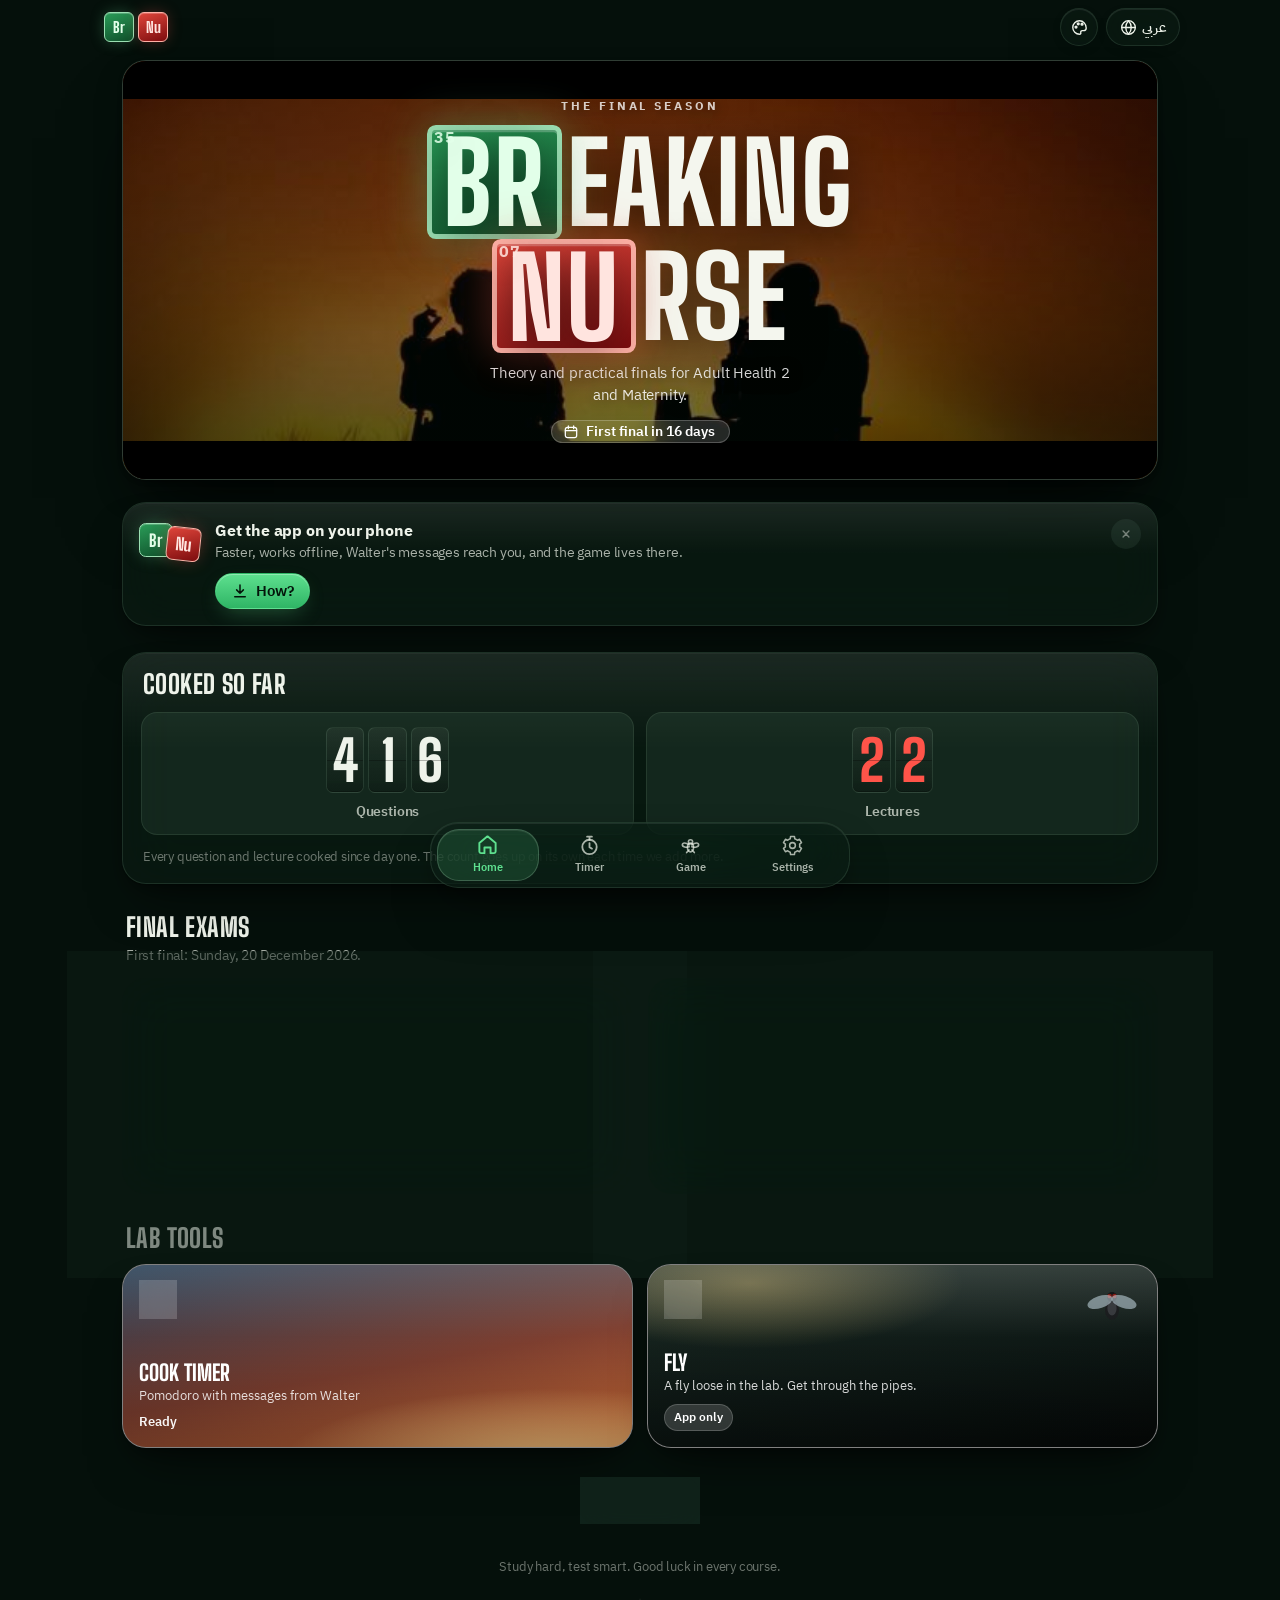
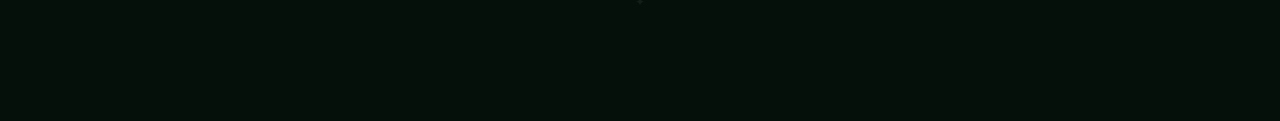
<file: lab-q7m4xk/index.html>
<!DOCTYPE html><!-- erdialo --> <html lang="en" data-theme="lab"> <head> <meta charset="UTF-8"> <meta name="viewport" content="width=device-width, initial-scale=1.0, viewport-fit=cover"> <meta name="theme-color" content="#05100b"> <title>Breaking Nurse</title> <meta name="robots" content="noindex,nofollow"> <meta name="author" content="erdialo"> <meta name="application-name" content="Br test"> <meta name="apple-mobile-web-app-title" content="Br test"> <meta name="apple-mobile-web-app-capable" content="yes"> <meta name="mobile-web-app-capable" content="yes"> <meta name="apple-mobile-web-app-status-bar-style" content="black-translucent"> <link rel="manifest" href="manifest.webmanifest"> <link rel="icon" type="image/png" sizes="32x32" href="../icons/favicon-32.png"> <link rel="apple-touch-icon" href="../icons/apple-touch-icon.png"> <link rel="preconnect" href="https://fonts.googleapis.com"> <link href="https://fonts.googleapis.com/css2?family=Big+Shoulders+Display:wght@700;800;900&family=Cairo:wght@600;700;800&family=IBM+Plex+Sans+Arabic:wght@400;500;600;700&family=Fraunces:ital,opsz,wght@0,9..144,500;0,9..144,600;1,9..144,500&family=Aref+Ruqaa:wght@400;700&family=IBM+Plex+Mono:wght@400;500&family=IBM+Plex+Sans:wght@400;600&display=swap" rel="stylesheet"> <link rel="stylesheet" href="app.css?v=f17a9877"> </head> <body dir="ltr"> <div id="app"></div> <script src="app.js?v=22bf277d"></script>
</body> </html>
</file>
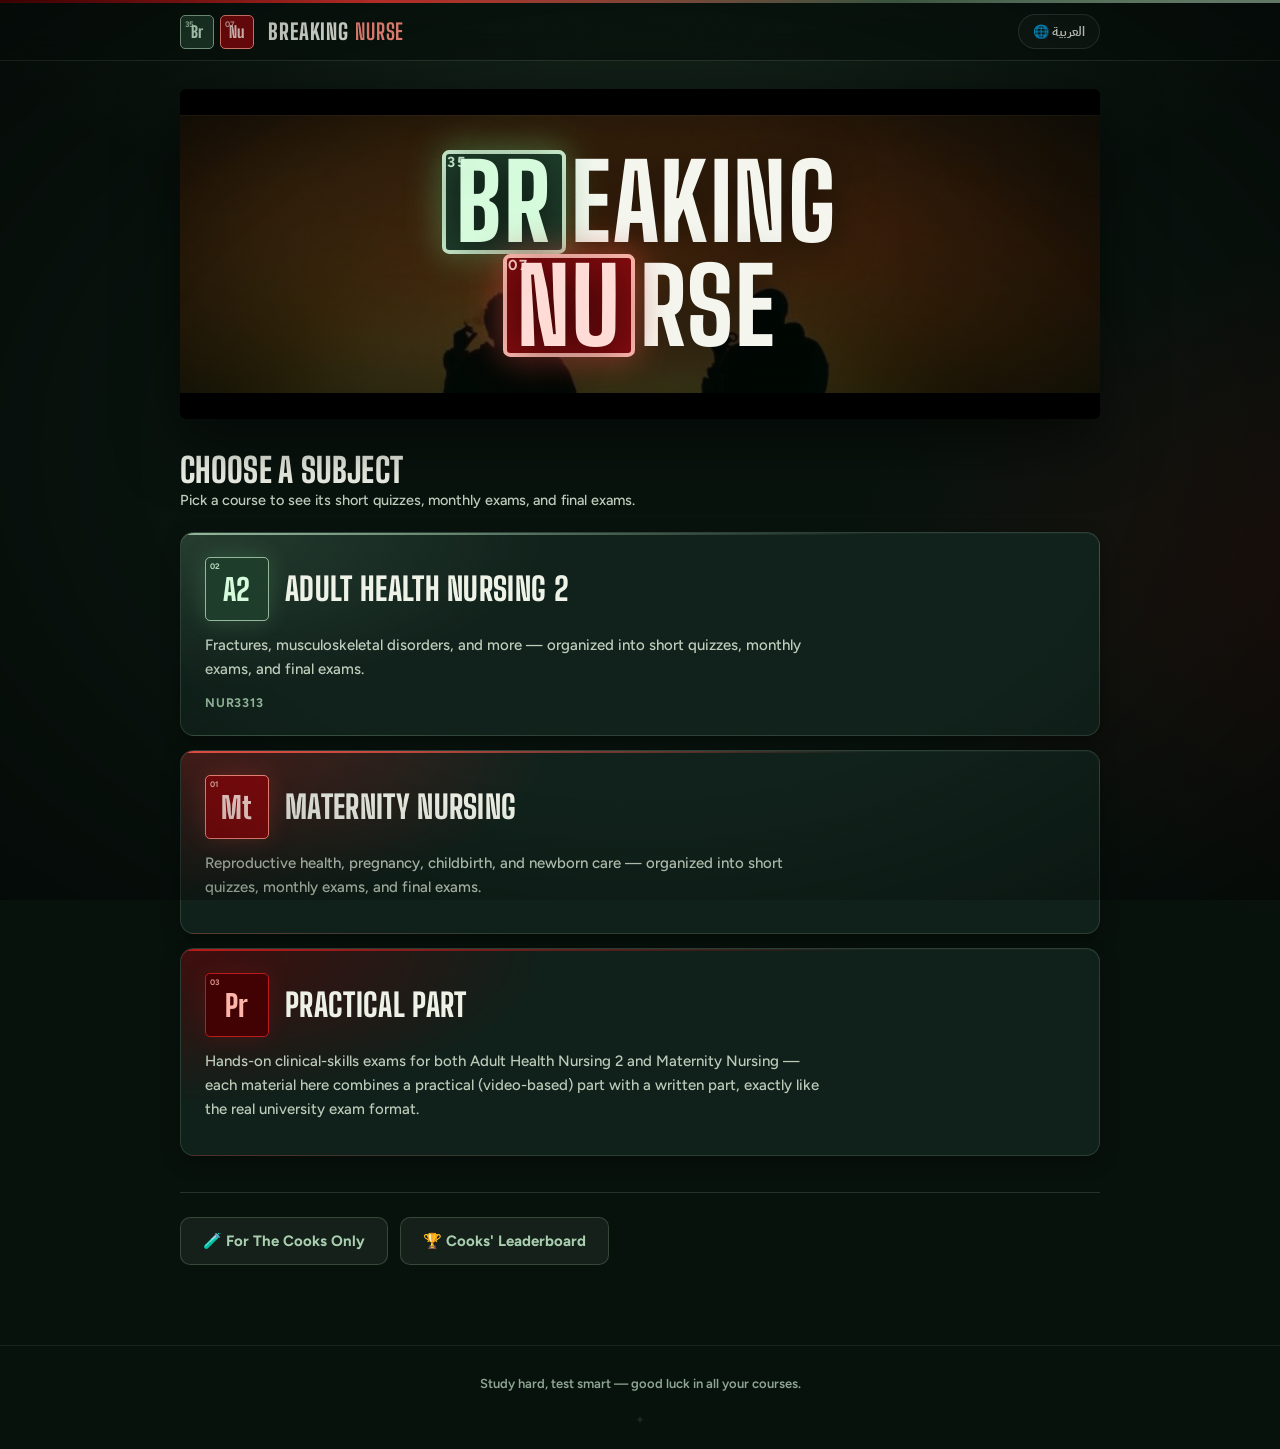
<file: next-9k4q/index.html>
<!DOCTYPE html><!-- erdialo --> <html lang="en"> <head> <meta charset="UTF-8"> <meta name="viewport" content="width=device-width, initial-scale=1.0"> <title>Breaking Nurse</title> <meta name="robots" content="noindex,nofollow"> <meta name="author" content="erdialo"> <meta name="theme-color" content="#08120d"> <link rel="icon" type="image/png" sizes="32x32" href="../icons/favicon-32.png"> <link rel="apple-touch-icon" href="../icons/apple-touch-icon.png"> <link rel="preconnect" href="https://fonts.googleapis.com"> <link href="https://fonts.googleapis.com/css2?family=Big+Shoulders+Display:wght@700;800;900&family=Figtree:wght@500;600;700;800&family=Source+Serif+4:ital,wght@0,400;0,600;1,400&family=Cairo:wght@600;700;800&family=IBM+Plex+Sans+Arabic:wght@400;500;600;700&family=Noto+Naskh+Arabic:wght@400;600&family=Fraunces:ital,opsz,wght@0,9..144,500;0,9..144,600;1,9..144,500&family=Aref+Ruqaa:wght@400;700&family=IBM+Plex+Mono:wght@400;500&family=IBM+Plex+Sans:wght@400;600&family=Playfair+Display:ital,wght@0,700;0,800;1,500&display=swap" rel="stylesheet"> <link rel="stylesheet" href="app.css"> </head> <body dir="ltr"> <div id="app"></div> <script src="app.js"></script>
</body> </html>
</file>
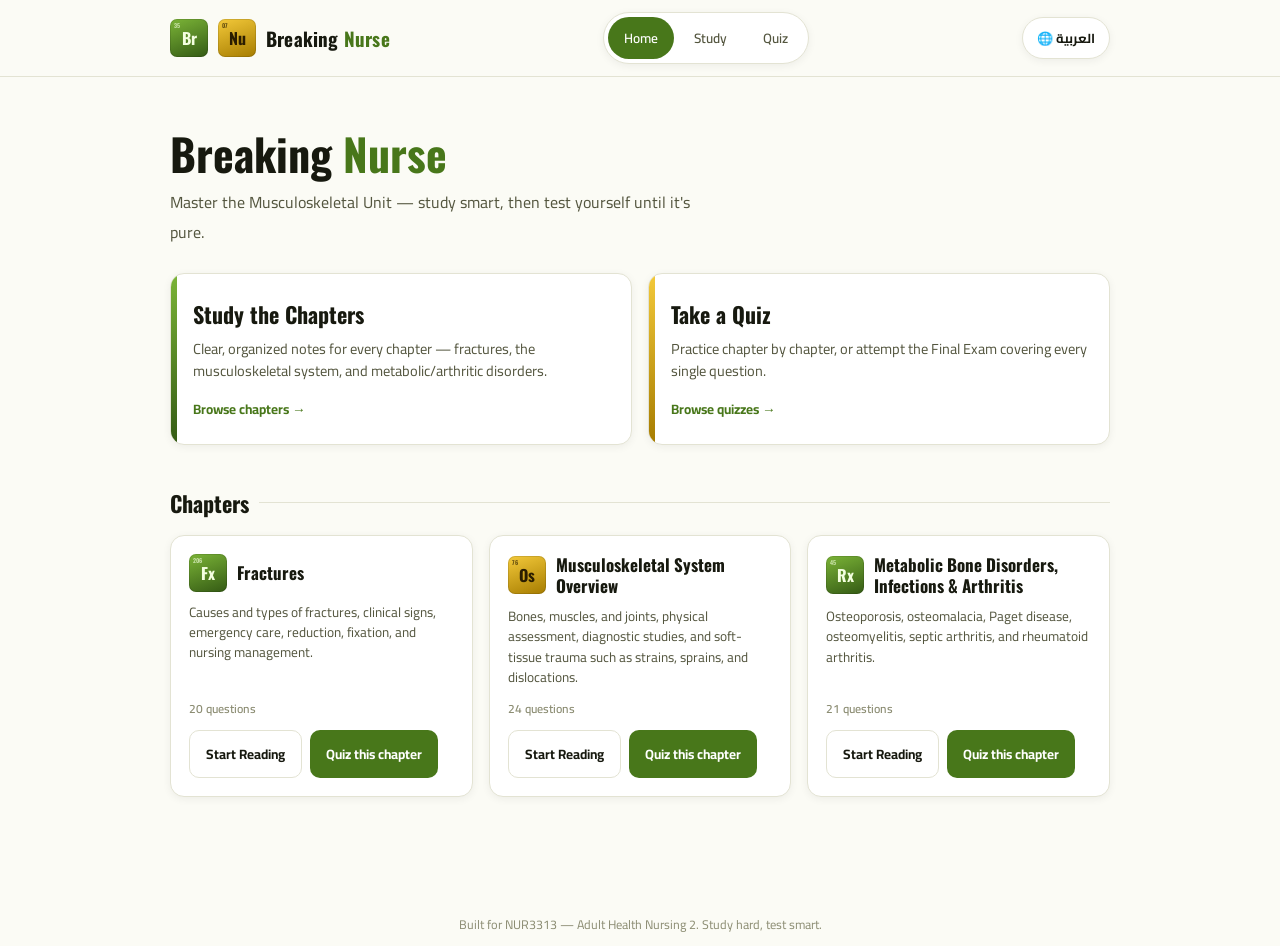
<file: breaking-nurse.html>
<!DOCTYPE html>
<html lang="en">
<head>
<meta charset="UTF-8">
<meta name="viewport" content="width=device-width, initial-scale=1.0">
<title>Breaking Nurse</title>
<link rel="preconnect" href="https://fonts.googleapis.com">
<link href="https://fonts.googleapis.com/css2?family=Oswald:wght@500;600;700&family=Cairo:wght@400;500;600;700;800&display=swap" rel="stylesheet">
<style>
  :root{
    --white:#ffffff;
    --bg:#fbfbf5;
    --paper:#ffffff;
    --ink:#17190f;
    --ink-soft:#54563f;
    --ink-faint:#8b8c72;
    --line:#e3e3d3;
    --green-900:#1c2b0e;
    --green-800:#25400f;
    --green-700:#345a14;
    --green-600:#48771a;
    --green-500:#5f9424;
    --green-400:#7bb437;
    --green-100:#e9f1d9;
    --yellow-700:#a67c00;
    --yellow-600:#c99a00;
    --yellow-500:#e9b400;
    --yellow-400:#f3c93a;
    --yellow-100:#fdf1c9;
    --danger:#9c2f21;
    --danger-bg:#fbeae7;
    --shadow-sm: 0 2px 8px rgba(20,25,10,.06);
    --shadow-md: 0 12px 30px rgba(20,25,10,.10);
    --radius: 14px;
    --font-display:'Oswald', 'Cairo', sans-serif;
    --font-body:'Cairo', 'Oswald', sans-serif;
  }
  @media (prefers-color-scheme: dark){
    :root:not([data-theme="light"]){
      --bg:#12140c;
      --paper:#1a1d12;
      --ink:#f2f2e8;
      --ink-soft:#c8c9b4;
      --ink-faint:#8c8e72;
      --line:#33362332;
      --line:#333624;
      --green-100:#243016;
      --yellow-100:#332b0e;
      --danger-bg:#3a1c17;
      --shadow-sm: 0 2px 10px rgba(0,0,0,.4);
      --shadow-md: 0 14px 34px rgba(0,0,0,.5);
    }
  }
  :root[data-theme="dark"]{
    --bg:#12140c;
    --paper:#1a1d12;
    --ink:#f2f2e8;
    --ink-soft:#c8c9b4;
    --ink-faint:#8c8e72;
    --line:#333624;
    --green-100:#243016;
    --yellow-100:#332b0e;
    --danger-bg:#3a1c17;
    --shadow-sm: 0 2px 10px rgba(0,0,0,.4);
    --shadow-md: 0 14px 34px rgba(0,0,0,.5);
  }
  *{box-sizing:border-box;}
  html,body{margin:0;padding:0;}
  body{
    background:var(--bg);
    color:var(--ink);
    font-family:var(--font-body);
    min-height:100vh;
    -webkit-font-smoothing:antialiased;
  }
  body[dir="rtl"]{ letter-spacing:0; }
  a{color:inherit;}
  button{font-family:inherit;}
  .wrap{max-width:980px;margin:0 auto;padding:0 20px;}

  /* ---------- Header ---------- */
  header.topbar{
    position:sticky; top:0; z-index:40;
    background:color-mix(in srgb, var(--bg) 88%, transparent);
    backdrop-filter:blur(8px);
    border-bottom:1px solid var(--line);
  }
  .topbar-inner{
    max-width:980px;margin:0 auto;padding:12px 20px;
    display:flex;align-items:center;justify-content:space-between;gap:12px;
  }
  .brandblock{display:flex;align-items:center;gap:10px;cursor:pointer;}
  .tile{
    width:38px;height:38px;border-radius:7px;
    display:flex;flex-direction:column;align-items:center;justify-content:center;
    font-family:var(--font-display);
    box-shadow: inset 0 0 0 1px rgba(0,0,0,.12);
    position:relative;
    flex:none;
  }
  .tile .num{position:absolute;top:2px; inset-inline-start:4px; font-size:6px;font-weight:600;opacity:.7;}
  .tile .sym{font-size:16px;font-weight:700;line-height:1;}
  .tile-green{background:linear-gradient(160deg,var(--green-400),var(--green-700));color:#f4ffe0;}
  .tile-yellow{background:linear-gradient(160deg,var(--yellow-400),var(--yellow-700));color:#2a1d00;}
  .brand-word{
    font-family:var(--font-display);
    font-weight:700;
    font-size:19px;
    letter-spacing:.2px;
    color:var(--ink);
    white-space:nowrap;
  }
  .brand-word b{color:var(--green-600);}
  nav.tabs{display:flex;gap:4px;background:var(--paper);border:1px solid var(--line);padding:4px;border-radius:999px;box-shadow:var(--shadow-sm);}
  nav.tabs button{
    border:none;background:transparent;padding:8px 16px;border-radius:999px;
    font-weight:600;font-size:13.5px;color:var(--ink-soft);cursor:pointer;
    transition:background .15s, color .15s;
  }
  nav.tabs button.active{background:var(--green-600);color:#fff;}
  .lang-btn{
    border:1px solid var(--line); background:var(--paper); color:var(--ink);
    padding:8px 14px;border-radius:999px;font-weight:700;font-size:13px;cursor:pointer;
    display:flex;align-items:center;gap:6px;box-shadow:var(--shadow-sm);
  }
  .lang-btn:hover{border-color:var(--green-500);}
  .header-controls{display:flex;align-items:center;gap:10px;}

  @media (max-width:640px){
    .brand-word{font-size:15px;}
    nav.tabs button{padding:7px 10px;font-size:12px;}
    .topbar-inner{flex-wrap:wrap;}
  }

  main{padding:28px 0 80px;}

  /* ---------- Hero / Home ---------- */
  .hero{padding:26px 0 8px;}
  .hero h1{
    font-family:var(--font-display);
    font-size:clamp(28px,5vw,44px);
    line-height:1.05;
    margin:0 0 10px;
    font-weight:700;
  }
  .hero h1 .accent{color:var(--green-600);}
  .hero p.sub{color:var(--ink-soft);font-size:16px;max-width:60ch;margin:0 0 26px;}

  .cardgrid{display:grid;grid-template-columns:1fr 1fr;gap:16px;margin-bottom:34px;}
  @media (max-width:700px){.cardgrid{grid-template-columns:1fr;}}

  .bigcard{
    background:var(--paper); border:1px solid var(--line); border-radius:var(--radius);
    padding:22px; box-shadow:var(--shadow-sm); cursor:pointer;
    transition:transform .15s, box-shadow .15s, border-color .15s;
    position:relative; overflow:hidden;
  }
  .bigcard:hover{transform:translateY(-2px); box-shadow:var(--shadow-md); border-color:var(--green-500);}
  .bigcard .stripe{position:absolute; inset-inline-start:0; top:0; bottom:0; width:6px;}
  .bigcard.study .stripe{background:linear-gradient(var(--green-400),var(--green-700));}
  .bigcard.quiz .stripe{background:linear-gradient(var(--yellow-400),var(--yellow-700));}
  .bigcard h3{font-family:var(--font-display);font-size:22px;margin:2px 0 8px;}
  .bigcard p{margin:0;color:var(--ink-soft);font-size:14.5px;line-height:1.5;}
  .bigcard .go{margin-top:14px;font-weight:700;font-size:13.5px;color:var(--green-600);}

  h2.section-title{
    font-family:var(--font-display); font-size:22px; margin:0 0 16px;
    display:flex;align-items:center;gap:10px;
  }
  h2.section-title::after{content:"";flex:1;height:1px;background:var(--line);}

  .chapterlist{display:grid; grid-template-columns:repeat(3,1fr); gap:16px; margin-bottom:10px;}
  @media (max-width:820px){.chapterlist{grid-template-columns:1fr;}}

  .chcard{
    background:var(--paper); border:1px solid var(--line); border-radius:var(--radius);
    padding:18px; box-shadow:var(--shadow-sm); display:flex; flex-direction:column; gap:10px;
  }
  .chcard-top{display:flex;align-items:center;gap:10px;}
  .chcard h4{font-family:var(--font-display); font-size:17px; margin:0; line-height:1.25;}
  .chcard p{margin:0;color:var(--ink-soft);font-size:13.5px;line-height:1.5;flex:1;}
  .chcard .meta{font-size:12px;color:var(--ink-faint);font-weight:600;}
  .btn{
    border:none; border-radius:10px; padding:10px 16px; font-weight:700; font-size:13.5px;
    cursor:pointer; display:inline-flex; align-items:center; justify-content:center; gap:6px;
    transition:filter .15s, transform .1s;
  }
  .btn:active{transform:scale(.98);}
  .btn-primary{background:var(--green-600); color:#fff;}
  .btn-primary:hover{filter:brightness(1.08);}
  .btn-outline{background:transparent;color:var(--ink); border:1.5px solid var(--line);}
  .btn-outline:hover{border-color:var(--green-500); color:var(--green-600);}
  .btn-yellow{background:var(--yellow-500); color:#2a1d00;}
  .btn-yellow:hover{filter:brightness(1.05);}
  .btn-block{width:100%;}
  .btn[disabled]{opacity:.5; cursor:not-allowed;}

  /* ---------- Study Reader ---------- */
  .backlink{display:inline-flex;align-items:center;gap:6px;color:var(--ink-soft);font-weight:600;font-size:13.5px;cursor:pointer;margin-bottom:14px;background:none;border:none;padding:0;}
  .backlink:hover{color:var(--green-600);}
  .reader-head{display:flex;align-items:center;gap:14px;margin-bottom:6px;}
  .reader-head h1{font-family:var(--font-display);font-size:clamp(24px,4vw,34px);margin:0;}
  .reader-blurb{color:var(--ink-soft);margin:6px 0 26px;font-size:15px;}

  .accordion{border:1px solid var(--line); border-radius:var(--radius); overflow:hidden; margin-bottom:22px;background:var(--paper);}
  .acc-item + .acc-item{border-top:1px solid var(--line);}
  .acc-head{
    display:flex;align-items:center;justify-content:space-between;gap:10px;
    padding:15px 18px; cursor:pointer; font-weight:700; font-size:15px;
  }
  .acc-head:hover{background:var(--green-100);}
  .acc-head .num{
    display:inline-flex;align-items:center;justify-content:center;
    width:24px;height:24px;border-radius:6px;background:var(--green-600);color:#fff;
    font-family:var(--font-display); font-size:12px; flex:none;
  }
  .acc-head-left{display:flex;align-items:center;gap:10px;}
  .acc-chevron{transition:transform .2s; color:var(--ink-faint); flex:none;}
  .acc-item.open .acc-chevron{transform:rotate(90deg);}
  [dir="rtl"] .acc-item.open .acc-chevron{transform:rotate(-90deg);}
  .acc-body{max-height:0; overflow:hidden; transition:max-height .25s ease;}
  .acc-item.open .acc-body{max-height:2000px;}
  .acc-body-inner{padding:2px 20px 18px 52px;}
  [dir="rtl"] .acc-body-inner{padding:2px 52px 18px 20px;}
  .acc-body-inner ul{margin:0;padding:0; list-style:none; display:flex; flex-direction:column; gap:9px;}
  .acc-body-inner li{
    position:relative; padding-inline-start:18px; font-size:14.5px; line-height:1.55; color:var(--ink);
  }
  .acc-body-inner li::before{
    content:""; position:absolute; inset-inline-start:0; top:8px; width:7px;height:7px;border-radius:2px;
    background:var(--yellow-500); transform:rotate(45deg);
  }

  .reader-actions{display:flex; gap:12px; flex-wrap:wrap; margin-top:8px;}

  /* ---------- Quiz list ---------- */
  .quizcard{
    background:var(--paper); border:1px solid var(--line); border-radius:var(--radius);
    padding:20px; box-shadow:var(--shadow-sm); display:flex; align-items:center; gap:16px; margin-bottom:14px;
  }
  .quizcard.final{border-color:var(--yellow-500); background:linear-gradient(180deg, var(--yellow-100), var(--paper) 70%);}
  .quizcard .qinfo{flex:1;}
  .quizcard h4{font-family:var(--font-display); font-size:18px; margin:0 0 4px;}
  .quizcard p{margin:0 0 6px; color:var(--ink-soft); font-size:13.5px;}
  .quizcard .qtags{display:flex; gap:8px; flex-wrap:wrap;}
  .pill{display:inline-block; font-size:11.5px; font-weight:700; padding:3px 10px; border-radius:999px; background:var(--green-100); color:var(--green-700);}
  .pill.yellow{background:var(--yellow-100); color:var(--yellow-700);}
  @media (max-width:600px){.quizcard{flex-direction:column; align-items:stretch;}}

  /* ---------- Quiz active ---------- */
  .quiz-top{display:flex; align-items:center; justify-content:space-between; gap:14px; margin-bottom:18px;}
  .progressbar{flex:1; height:8px; border-radius:999px; background:var(--line); overflow:hidden;}
  .progressbar > div{height:100%; background:linear-gradient(90deg, var(--green-500), var(--green-700)); transition:width .3s;}
  .qcounter{font-weight:700; font-size:13.5px; color:var(--ink-soft); white-space:nowrap;}
  .scoretag{font-weight:700; font-size:13.5px; color:var(--green-700); white-space:nowrap;}

  .qcard{
    background:var(--paper); border:1px solid var(--line); border-radius:var(--radius);
    padding:26px; box-shadow:var(--shadow-md);
  }
  .qcard .chaptag{font-size:11.5px; font-weight:700; text-transform:uppercase; letter-spacing:.5px; color:var(--green-600); margin-bottom:10px; display:block;}
  [dir="rtl"] .qcard .chaptag{text-transform:none;}
  .qcard h3{font-family:var(--font-display); font-size:clamp(18px,3vw,23px); margin:0 0 22px; line-height:1.4; font-weight:600;}
  .options{display:flex; flex-direction:column; gap:10px;}
  .opt{
    text-align:start; border:1.5px solid var(--line); border-radius:11px; padding:13px 16px;
    background:var(--paper); font-size:14.5px; cursor:pointer; display:flex; gap:10px; align-items:flex-start;
    color:var(--ink); transition:border-color .15s, background .15s;
  }
  .opt:hover:not(.locked){border-color:var(--green-500); background:var(--green-100);}
  .opt .optletter{
    flex:none; width:24px; height:24px; border-radius:7px; background:var(--line); color:var(--ink-soft);
    display:flex; align-items:center; justify-content:center; font-weight:700; font-size:12px; font-family:var(--font-display);
  }
  .opt.correct{border-color:var(--green-600); background:var(--green-100);}
  .opt.correct .optletter{background:var(--green-600); color:#fff;}
  .opt.wrong{border-color:var(--danger); background:var(--danger-bg);}
  .opt.wrong .optletter{background:var(--danger); color:#fff;}
  .opt.locked{cursor:default;}

  .feedback{margin-top:18px; padding:14px 16px; border-radius:11px; font-size:14px; line-height:1.55;}
  .feedback.good{background:var(--green-100); color:var(--green-800); border:1px solid var(--green-500);}
  .feedback.bad{background:var(--danger-bg); color:var(--danger); border:1px solid var(--danger);}
  .feedback b{display:block; margin-bottom:4px; font-size:14.5px;}

  .quiz-footer{display:flex; justify-content:flex-end; margin-top:20px;}

  /* ---------- Results ---------- */
  .result-wrap{text-align:center; padding:10px 0 20px;}
  .flask{width:150px;height:190px;margin:0 auto 14px;position:relative;}
  .flask svg{width:100%;height:100%;display:block;}
  .flask .pct{
    position:absolute; left:0; right:0; bottom:34px; text-align:center;
    font-family:var(--font-display); font-weight:700; font-size:26px; color:#123006;
  }
  .result-grade{font-family:var(--font-display); font-size:22px; margin:6px 0 4px;}
  .result-sub{color:var(--ink-soft); font-size:14.5px; margin-bottom:26px;}
  .result-stats{display:flex; justify-content:center; gap:28px; margin-bottom:30px; flex-wrap:wrap;}
  .result-stat b{display:block; font-family:var(--font-display); font-size:24px;}
  .result-stat span{font-size:12.5px; color:var(--ink-faint); font-weight:600;}

  .breakdown{max-width:520px;margin:0 auto 30px; text-align:start;}
  .breakdown h4{font-family:var(--font-display); font-size:15px; margin:0 0 12px; text-align:center;}
  .bd-row{display:flex; align-items:center; gap:10px; margin-bottom:10px; font-size:13.5px;}
  .bd-row .bd-label{flex:0 0 150px; font-weight:600; color:var(--ink-soft);}
  .bd-row .bd-track{flex:1; height:9px; border-radius:999px; background:var(--line); overflow:hidden;}
  .bd-row .bd-track > div{height:100%; background:var(--green-500);}
  .bd-row .bd-pct{flex:0 0 42px; text-align:end; font-weight:700; color:var(--ink-soft);}

  .result-actions{display:flex; gap:12px; justify-content:center; flex-wrap:wrap;}

  footer.appfoot{text-align:center; color:var(--ink-faint); font-size:12.5px; padding:26px 20px 10px;}

  .hidden{display:none !important;}
  @media (prefers-reduced-motion: reduce){
    *{transition:none !important; animation:none !important;}
  }
</style>
</head>
<body dir="ltr">
<div id="app"></div>

<script>
/* ============================= DATA ============================= */
const DATA = {
  chapters: [
    {
      id: "fractures",
      tile: {sym:"Fx", num:"206", theme:"green"},
      title: {en:"Fractures", ar:"الكسور"},
      blurb: {
        en:"Causes and types of fractures, clinical signs, emergency care, reduction, fixation, and nursing management.",
        ar:"أسباب الكسور وأنواعها، العلامات السريرية، الإسعاف الأولي، الرّد والتثبيت، والرعاية التمريضية."
      },
      sections: [
        {
          title:{en:"Definition & Causes", ar:"التعريف والأسباب"},
          points:[
            {en:"A fracture is a break in the continuity of bone.", ar:"الكسر هو انقطاع في استمرارية العظم."},
            {en:"Common causes: a direct blow, a crushing force, a sudden twisting motion, or extreme muscle contraction.", ar:"أشهر الأسباب: ضربة مباشرة، قوة سحق، حركة التواء مفاجئة، أو انقباض عضلي شديد."}
          ]
        },
        {
          title:{en:"Types by Completeness & Skin Involvement", ar:"الأنواع حسب الاكتمال وسلامة الجلد"},
          points:[
            {en:"Complete fracture: breaks across the entire cross-section of the bone; frequently displaced.", ar:"الكسر الكامل: يمتد عبر كامل مقطع العظم، وغالبًا ما يكون مُزاحًا عن موضعه الطبيعي."},
            {en:"Incomplete fracture (e.g., greenstick): the break occurs through only part of the bone's cross-section.", ar:"الكسر غير الكامل (مثل الكسر الأخضر): يحدث خلال جزء فقط من مقطع العظم."},
            {en:"Comminuted fracture: the bone shatters into several fragments.", ar:"الكسر المفتت: يتحطم العظم إلى عدة شظايا."},
            {en:"Closed (simple) fracture: does not break the skin.", ar:"الكسر المغلق (البسيط): لا يسبب تمزقًا في الجلد."},
            {en:"Open (compound/complex) fracture: the skin or mucous membrane wound extends down to the fractured bone.", ar:"الكسر المفتوح (المركّب): يمتد فيه جرح الجلد أو الغشاء المخاطي إلى العظم المكسور."}
          ]
        },
        {
          title:{en:"Patterns Seen on X-ray", ar:"الأنماط الظاهرة بالأشعة"},
          points:[
            {en:"Named patterns include: avulsion, displaced, greenstick, impacted, interarticular, longitudinal, oblique, pathologic, spiral, stress, and transverse fractures.", ar:"من الأنماط الشائعة: القلعي، المُزاح، الأخضر، المنطبع، داخل المفصل، الطولي، المائل، المرضي، الحلزوني، كسر الإجهاد، والعرضي."}
          ]
        },
        {
          title:{en:"Clinical Manifestations", ar:"المظاهر السريرية"},
          points:[
            {en:"Pain and tenderness at the injury site, from muscle spasm, tissue trauma, and nerve pressure.", ar:"ألم وحساسية عند موضع الإصابة، بسبب تشنج العضلات وإصابة الأنسجة والضغط على الأعصاب."},
            {en:"Swelling from soft-tissue disruption or bleeding into surrounding tissue.", ar:"تورم ناتج عن اضطراب الأنسجة الرخوة أو النزف داخلها."},
            {en:"False motion and crepitus: a grating/crushing sensation as bone fragments rub together.", ar:"حركة زائفة وفرقعة عظمية: إحساس بالاحتكاك عند تحرك شظايا العظم."},
            {en:"Visible deformity and loss of function of the affected part.", ar:"تشوّه ظاهر وفقدان وظيفة الجزء المصاب."},
            {en:"Ecchymosis: skin discoloration from blood leaking into subcutaneous tissue.", ar:"إكيموزيس: تغيّر لون الجلد نتيجة تسرب الدم إلى الأنسجة تحت الجلدية."},
            {en:"Paresthesia: a burning or tingling sensation.", ar:"تنمّل: إحساس بالحرقان أو الوخز."},
            {en:"Shock: bone is highly vascular, so hemorrhage can be overt (through an open wound) or covert (into soft tissue/body cavity) and may be fatal if missed.", ar:"الصدمة: العظم غني بالأوعية الدموية، والنزف قد يكون ظاهرًا عبر جرح مفتوح أو خفيًا داخل الأنسجة أو تجويف الجسم، وقد يكون قاتلًا إن لم يُكتشف."}
          ]
        },
        {
          title:{en:"Diagnostic Evaluation", ar:"التقييم التشخيصي"},
          points:[
            {en:"History and physical examination.", ar:"التاريخ المرضي والفحص السريري."},
            {en:"X-ray and other imaging to determine bone integrity.", ar:"الأشعة السينية ودراسات تصوير أخرى لتحديد سلامة العظم."},
            {en:"Blood studies (CBC) may show decreased hemoglobin and hematocrit with blood loss and muscle damage.", ar:"فحوصات الدم (CBC) قد تُظهر انخفاض الهيموغلوبين والهيماتوكريت مع فقد الدم وتلف العضلات."},
            {en:"Arthroscopy to detect joint involvement; angiography if a blood vessel injury is suspected; EMG to detect nerve injury.", ar:"تنظير المفصل لاكتشاف إصابة المفصل؛ تصوير الأوعية عند اشتباه إصابة وعائية؛ تخطيط العضلات الكهربائي لاكتشاف إصابة الأعصاب."}
          ]
        },
        {
          title:{en:"Complications", ar:"المضاعفات"},
          points:[
            {en:"Early: shock, fat embolism, and venous thromboembolism (VTE), which can lead to pulmonary embolism (PE).", ar:"المبكرة: الصدمة، الانصمام الدهني، والانصمام الوريدي الذي قد يؤدي إلى انسداد رئوي."},
            {en:"Delayed: delayed union, malunion, or nonunion; avascular necrosis; complex regional pain syndrome; heterotrophic ossification.", ar:"المتأخرة: تأخر أو سوء أو عدم التئام العظم؛ النخر اللاوعائي؛ متلازمة الألم الإقليمي المعقد؛ التعظم غير المنتظم."}
          ]
        },
        {
          title:{en:"Emergency Management", ar:"الإدارة الإسعافية"},
          points:[
            {en:"Immobilize the body part before the patient is moved.", ar:"تثبيت الجزء المصاب قبل نقل المريض."},
            {en:"If removed from a vehicle before splinting, support the limb above and below the fracture site to prevent rotation.", ar:"إذا تطلب الأمر إخراج المصاب من مركبة قبل التجبير، يُدعم الطرف فوق وتحت موضع الكسر لمنع الدوران."},
            {en:"Splint adequately, including the joints adjacent to the fracture, to prevent soft-tissue damage and bleeding.", ar:"استخدام جبيرة مناسبة تشمل المفاصل المجاورة للكسر لمنع تلف الأنسجة الرخوة والنزف."},
            {en:"Assess neurovascular status distal to the injury.", ar:"تقييم الحالة العصبية الوعائية أسفل موضع الإصابة."},
            {en:"For an open fracture, cover the wound with a clean sterile dressing to prevent contamination.", ar:"في الكسر المفتوح، تُغطى الإصابة بضمادة معقمة نظيفة لمنع التلوث."},
            {en:"Never attempt to reduce the fracture in the field, even if a bone fragment protrudes through the wound.", ar:"لا تُبذل أي محاولة لرد الكسر في الميدان، حتى لو برزت إحدى شظايا العظم عبر الجرح."},
            {en:"The patient is evaluated completely in the emergency department; clothing is cut away, and the injured limb is moved as little as possible.", ar:"يُقيَّم المريض تقييمًا كاملًا في قسم الطوارئ؛ تُقص الملابس، ويُحرَّك الطرف المصاب بأقل قدر ممكن."}
          ]
        },
        {
          title:{en:"Medical Management: Reduction", ar:"الإدارة الطبية: رد الكسر"},
          points:[
            {en:"Reduction (\"setting\" the bone) restores fracture fragments to normal anatomical position and alignment.", ar:"رد الكسر (\"تثبيت\" العظم) يعيد شظايا الكسر إلى وضعها التشريحي الطبيعي."},
            {en:"Purposes: regain function, prevent/delay degenerative joint changes, and minimize deforming effect of the injury.", ar:"الأهداف: استعادة الوظيفة، منع أو تأخير التغيرات التنكسية بالمفصل، وتقليل التشوّه الناتج عن الإصابة."},
            {en:"Closed reduction: non-surgical manual realignment, usually under x-ray guidance, with local or general anesthesia — used for closed fractures.", ar:"الرد المغلق: إعادة محاذاة يدوية غير جراحية، غالبًا تحت توجيه الأشعة، بتخدير موضعي أو عام — يُستخدم للكسور المغلقة."},
            {en:"Open reduction: a surgical procedure correcting alignment through an incision under direct visualization, under general anesthesia — used when closed reduction fails or the fracture is complicated.", ar:"الرد المفتوح: إجراء جراحي يُصحَّح فيه المحاذاة عبر شق جراحي تحت الرؤية المباشرة، بتخدير عام — يُستخدم عند فشل الرد المغلق أو تعقّد الكسر."}
          ]
        },
        {
          title:{en:"Internal Fixation & ORIF", ar:"التثبيت الداخلي وORIF"},
          points:[
            {en:"Internal fixation devices — metallic pins, wires, screws, plates, nails, or rods — hold bone fragments in position until solid healing occurs.", ar:"أجهزة التثبيت الداخلي — دبابيس أو أسلاك أو براغي أو صفائح أو مسامير أو قضبان معدنية — تُثبّت شظايا العظم في مكانها حتى يحدث الشفاء الصلب."},
            {en:"Open Reduction and Internal Fixation (ORIF) combines surgical realignment with internal hardware fixation.", ar:"رد الكسر المفتوح والتثبيت الداخلي (ORIF) يجمع بين إعادة المحاذاة الجراحية والتثبيت بالأجهزة الداخلية."}
          ]
        },
        {
          title:{en:"Immobilization Methods", ar:"طرق التثبيت"},
          points:[
            {en:"External fixation: bandages, casts, splints, continuous traction, or external fixator frames.", ar:"التثبيت الخارجي: الضمادات، الجبس، الجبائر، الشد المستمر، أو أطر التثبيت الخارجي."},
            {en:"Internal fixation: metal implants act as internal splints to immobilize the fracture.", ar:"التثبيت الداخلي: تعمل الزرعات المعدنية كجبائر داخلية لتثبيت الكسر."}
          ]
        },
        {
          title:{en:"Maintaining & Restoring Function", ar:"الحفاظ على الوظيفة واستعادتها"},
          points:[
            {en:"Control swelling by elevating the limb and applying ice.", ar:"التحكم في التورم برفع الطرف ووضع الثلج."},
            {en:"Monitor neurovascular status (circulation, movement, sensation); notify the surgeon immediately if compromise is suspected.", ar:"مراقبة الحالة العصبية الوعائية (الدورة الدموية، الحركة، الإحساس)؛ وإبلاغ الجرّاح فورًا عند الاشتباه بقصور."},
            {en:"Use position changes and analgesics to control anxiety and discomfort.", ar:"استخدام تغييرات الوضعية والمسكنات للسيطرة على القلق والانزعاج."},
            {en:"Encourage isometric and muscle-setting exercises to minimize disuse atrophy and promote circulation.", ar:"تشجيع تمارين إيزومترية وتمارين تثبيت العضلات لتقليل الضمور الناتج عن عدم الاستعمال وتعزيز الدورة الدموية."},
            {en:"Encourage a gradual, progressive resumption of daily activity.", ar:"تشجيع الاستئناف التدريجي للأنشطة اليومية."}
          ]
        },
        {
          title:{en:"Nursing Management — Closed Fractures", ar:"إدارة التمريض — الكسور المغلقة"},
          points:[
            {en:"Encourage return to usual activities as rapidly as possible.", ar:"تشجيع العودة إلى الأنشطة المعتادة بأسرع وقت ممكن."},
            {en:"Teach how to control swelling and pain, and to stay active within limits of immobilization.", ar:"تعليم كيفية التحكم بالتورم والألم، والبقاء نشطًا ضمن حدود التثبيت."},
            {en:"Teach exercises for unaffected muscles and how to use assistive devices (crutches, walker).", ar:"تعليم تمارين للعضلات غير المصابة وكيفية استخدام الأجهزة المساعدة (العكازات، المشاية)."},
            {en:"Help modify the home environment and arrange personal assistance if needed.", ar:"المساعدة على تعديل البيئة المنزلية وترتيب مساعدة شخصية عند الحاجة."}
          ]
        },
        {
          title:{en:"Nursing Management — Open Fractures", ar:"إدارة التمريض — الكسور المفتوحة"},
          points:[
            {en:"Open fractures carry risk of osteomyelitis, tetanus, and gas gangrene; tetanus prophylaxis is given.", ar:"الكسور المفتوحة تحمل خطر التهاب العظم والنقي، الكزاز، والغرغرينا الغازية؛ وتُعطى الوقاية من الكزاز."},
            {en:"Serial irrigation and debridement remove anaerobic organisms; IV antibiotics prevent or treat infection.", ar:"الري والتنضير المتكرر يزيلان الكائنات اللاهوائية؛ وتُعطى المضادات الحيوية الوريدية للوقاية من العدوى أو علاجها."},
            {en:"The wound is cultured; devitalized bone fragments are removed.", ar:"يُؤخذ مزرعة من الجرح؛ وتُزال شظايا العظم غير الحيوية."},
            {en:"The fracture is carefully reduced and stabilized with external fixation or intramedullary nails; damaged vessels, muscles, nerves, and tendons are repaired.", ar:"يُرَد الكسر بعناية ويُثبَّت بالتثبيت الخارجي أو المسامير داخل النخاع؛ وتُصلَح الأوعية والعضلات والأعصاب والأوتار المتضررة."},
            {en:"Primary wound closure is delayed; heavily contaminated wounds are left open and dressed with sterile gauze.", ar:"يتأخر إغلاق الجرح الأولي؛ وتُترَك الجروح شديدة التلوث دون خياطة وتُغطى بشاش معقم."},
            {en:"Elevate the extremity to minimize edema; assess neurovascular status frequently and monitor temperature for signs of infection.", ar:"رفع الطرف لتقليل الوذمة؛ وتقييم الحالة العصبية الوعائية بشكل متكرر ومراقبة الحرارة لاكتشاف علامات العدوى."},
            {en:"Bone grafting may be needed at 4–8 weeks to bridge a bone defect and stimulate healing.", ar:"قد تُحتاج زراعة العظم خلال 4 إلى 8 أسابيع لسدّ فجوة عظمية وتحفيز الشفاء."}
          ]
        },
        {
          title:{en:"Rehabilitation", ar:"التأهيل"},
          points:[
            {en:"Rehabilitation means regaining the highest physical function of the affected part after injury; it should start on day one of hospitalization and continue after discharge.", ar:"التأهيل هو استعادة أعلى وظيفة جسدية ممكنة للجزء المصاب بعد الإصابة؛ ويجب أن يبدأ من أول يوم في المستشفى ويستمر بعد الخروج."},
            {en:"Goals: move the patient from dependence to independence in daily activities, help adjust to problems caused by the injury, and prevent related complications.", ar:"الأهداف: الانتقال من الاعتماد على الغير إلى الاستقلالية في الأنشطة اليومية، مساعدة المريض على التكيف مع مشاكل الإصابة، ومنع المضاعفات المرتبطة بها."},
            {en:"Nurse's role: know physical-therapy goals, encourage ROM and isometric exercises, teach assistive-device use, listen to concerns, and prepare the patient for discharge and follow-up.", ar:"دور الممرضة: معرفة أهداف العلاج الطبيعي، تشجيع تمارين مدى الحركة والتمارين الإيزومترية، تعليم استخدام الأجهزة المساعدة، الإصغاء لمخاوف المريض، وتجهيزه للخروج والمتابعة."}
          ]
        },
        {
          title:{en:"Hip Fracture — Nursing Process", ar:"كسر الورك — عملية التمريض"},
          points:[
            {en:"Assessment: pain, vital signs and shock signs, neurovascular status of the limb, bowel/bladder pattern, skin condition, and anxiety/coping.", ar:"التقييم: الألم، العلامات الحيوية وعلامات الصدمة، الحالة العصبية الوعائية للطرف، نمط الإخراج، حالة الجلد، والقلق والتكيف."},
            {en:"Potential complications: hemorrhage, peripheral neurovascular dysfunction, deep vein thrombosis, pulmonary complications, and pressure ulcers.", ar:"المضاعفات المحتملة: النزف، الخلل العصبي الوعائي الطرفي، تخثر الأوردة العميقة، مضاعفات رئوية، وتقرحات الضغط."},
            {en:"Pain relief: prescribed analgesics, Buck's traction as ordered, gentle handling, and comfortable positioning.", ar:"تخفيف الألم: المسكنات الموصوفة، شد باك حسب الطلب، التعامل بلطف، والتموضع المريح."},
            {en:"Mobility: maintain neutral hip position, use trochanter rolls, keep hip abduction, isometric/quad-setting/gluteal exercises, use of the trapeze, and ambulatory aids.", ar:"الحركة: الحفاظ على وضعية محايدة للورك، استخدام لفة التروكانتر، الحفاظ على تباعد الورك، تمارين إيزومترية وتمارين الفخذ والأرداف، استخدام الأرجوحة، والأجهزة المساعدة على الحركة."},
            {en:"Safety: aseptic dressing changes, encourage coughing/deep breathing and hydration, apply TED hose or sequential compression devices, and encourage ankle exercises.", ar:"السلامة: تغيير الضمادات بتقنية معقمة، تشجيع السعال والتنفس العميق والترطيب الكافي، استخدام جوارب مضادة للتخثر أو أجهزة الضغط المتسلسل، وتشجيع تمارين الكاحل."}
          ]
        }
      ],
      questions: [
        {q:{en:"A fracture is best defined as:", ar:"يُعرَّف الكسر بأنه:"},
         options:[
           {en:"A break in the continuity of bone", ar:"انقطاع في استمرارية العظم"},
           {en:"A tear in a ligament surrounding a joint", ar:"تمزق في رباط محيط بالمفصل"},
           {en:"Inflammation of the synovial membrane", ar:"التهاب الغشاء الزليلي"},
           {en:"Softening of bone from inadequate mineralization", ar:"تليّن العظم بسبب نقص التمعدن"}
         ], correct:0,
         exp:{en:"A fracture is simply a break in the continuity of bone, caused by trauma exceeding the bone's tolerance.", ar:"الكسر هو ببساطة انقطاع في استمرارية العظم، ناتج عن قوة تتجاوز تحمل العظم."}},

        {q:{en:"Which of these is NOT a typical cause of a fracture?", ar:"أيّ مما يلي ليس سببًا نموذجيًا للكسر؟"},
         options:[
           {en:"A direct blow", ar:"ضربة مباشرة"},
           {en:"A crushing force", ar:"قوة سحق"},
           {en:"A viral infection", ar:"عدوى فيروسية"},
           {en:"A sudden twisting motion", ar:"حركة التواء مفاجئة"}
         ], correct:2,
         exp:{en:"Typical causes are direct blows, crushing forces, sudden twisting, and extreme muscle contraction — not infection.", ar:"الأسباب النموذجية هي الضربة المباشرة، قوة السحق، الالتواء المفاجئ، والانقباض العضلي الشديد — وليست العدوى."}},

        {q:{en:"A fracture in which the break passes through only part of the bone's cross-section (common in children) is called:", ar:"الكسر الذي يمر خلال جزء فقط من مقطع العظم (شائع عند الأطفال) يُسمى:"},
         options:[
           {en:"Comminuted fracture", ar:"كسر مفتت"},
           {en:"Greenstick (incomplete) fracture", ar:"كسر أخضر (غير كامل)"},
           {en:"Complete fracture", ar:"كسر كامل"},
           {en:"Impacted fracture", ar:"كسر منطبع"}
         ], correct:1,
         exp:{en:"An incomplete fracture, such as a greenstick fracture, involves only part of the bone's cross-section.", ar:"الكسر غير الكامل، مثل الكسر الأخضر، يشمل جزءًا فقط من مقطع العظم."}},

        {q:{en:"A fracture with several bone fragments is termed:", ar:"الكسر الذي ينتج عنه عدة شظايا عظمية يُسمى:"},
         options:[
           {en:"Comminuted fracture", ar:"كسر مفتت"},
           {en:"Greenstick fracture", ar:"كسر أخضر"},
           {en:"Closed fracture", ar:"كسر مغلق"},
           {en:"Stress fracture", ar:"كسر إجهاد"}
         ], correct:0,
         exp:{en:"A comminuted fracture shatters the bone into several fragments.", ar:"الكسر المفتت يحطم العظم إلى عدة شظايا."}},

        {q:{en:"A fracture in which the overlying skin or mucous membrane is torn open down to the bone is a(n):", ar:"الكسر الذي يمتد فيه تمزق الجلد أو الغشاء المخاطي إلى العظم يُسمى:"},
         options:[
           {en:"Closed (simple) fracture", ar:"كسر مغلق (بسيط)"},
           {en:"Pathologic fracture", ar:"كسر مرضي"},
           {en:"Open (compound) fracture", ar:"كسر مفتوح (مركّب)"},
           {en:"Stress fracture", ar:"كسر إجهاد"}
         ], correct:2,
         exp:{en:"An open (compound) fracture has a wound that extends to the fractured bone, exposing it to contamination.", ar:"الكسر المفتوح يمتد فيه الجرح إلى العظم المكسور، ما يعرضه للتلوث."}},

        {q:{en:"The grating or crushing sensation felt when bone fragments rub together is called:", ar:"الإحساس بالاحتكاك أو السحق عند تحرك شظايا العظم يُسمى:"},
         options:[
           {en:"Crepitus", ar:"الفرقعة العظمية"},
           {en:"Ecchymosis", ar:"إكيموزيس"},
           {en:"Paresthesia", ar:"تنمّل"},
           {en:"Contracture", ar:"تقلّص"}
         ], correct:0,
         exp:{en:"Crepitus is the grating/crushing sensation or sound produced by bone fragments rubbing together.", ar:"الفرقعة العظمية هي الإحساس أو الصوت الناتج عن احتكاك شظايا العظم."}},

        {q:{en:"Ecchymosis after a fracture is best described as:", ar:"الإكيموزيس بعد الكسر يُوصف بأنه:"},
         options:[
           {en:"A burning or tingling sensation", ar:"إحساس بالحرقان أو الوخز"},
           {en:"Discoloration of the skin from blood leaking into subcutaneous tissue", ar:"تغيّر لون الجلد بسبب تسرب الدم إلى الأنسجة تحت الجلدية"},
           {en:"A grating sound at the fracture site", ar:"صوت احتكاك عند موضع الكسر"},
           {en:"Complete loss of limb function", ar:"فقدان تام لوظيفة الطرف"}
         ], correct:1,
         exp:{en:"Ecchymosis is skin discoloration (bruising) caused by blood extravasating into subcutaneous tissue.", ar:"الإكيموزيس هو تغيّر لون الجلد (كدمة) بسبب تسرب الدم إلى الأنسجة تحت الجلدية."}},

        {q:{en:"Which of the following is an EARLY complication of a fracture?", ar:"أيّ مما يلي يُعد من المضاعفات المبكرة للكسر؟"},
         options:[
           {en:"Avascular necrosis", ar:"النخر اللاوعائي"},
           {en:"Fat embolism", ar:"الانصمام الدهني"},
           {en:"Nonunion", ar:"عدم التئام العظم"},
           {en:"Heterotrophic ossification", ar:"التعظم غير المنتظم"}
         ], correct:1,
         exp:{en:"Fat embolism, shock, and venous thromboembolism are early complications; the others are delayed complications.", ar:"الانصمام الدهني والصدمة والانصمام الوريدي مضاعفات مبكرة؛ أما الباقي فمضاعفات متأخرة."}},

        {q:{en:"Failure of a fractured bone to heal at all is called:", ar:"فشل العظم المكسور في الالتئام نهائيًا يُسمى:"},
         options:[
           {en:"Malunion", ar:"سوء الالتئام"},
           {en:"Delayed union", ar:"تأخر الالتئام"},
           {en:"Nonunion", ar:"عدم الالتئام"},
           {en:"Osteomyelitis", ar:"التهاب العظم والنقي"}
         ], correct:2,
         exp:{en:"Nonunion means the bone fragments fail to unite at all; malunion means they unite in a faulty position.", ar:"عدم الالتئام يعني أن شظايا العظم لم تلتحم إطلاقًا؛ أما سوء الالتئام فيعني التحامها بوضعية خاطئة."}},

        {q:{en:"Before moving a patient with a suspected fracture, the FIRST priority is to:", ar:"قبل نقل مريض يُشتبه بإصابته بكسر، الأولوية الأولى هي:"},
         options:[
           {en:"Reduce the fracture manually", ar:"رد الكسر يدويًا"},
           {en:"Immobilize the injured body part", ar:"تثبيت الجزء المصاب"},
           {en:"Remove the patient's clothing", ar:"إزالة ملابس المريض"},
           {en:"Apply moist heat to the area", ar:"تطبيق حرارة رطبة على المنطقة"}
         ], correct:1,
         exp:{en:"The injured part must be immobilized immediately after injury, before the patient is moved, to prevent further damage.", ar:"يجب تثبيت الجزء المصاب فورًا بعد الإصابة وقبل نقل المريض، لمنع مزيد من الضرر."}},

        {q:{en:"At the scene of an open fracture, the nurse should:", ar:"في موقع كسر مفتوح، يجب على الممرضة:"},
         options:[
           {en:"Attempt to push the protruding bone back under the skin", ar:"محاولة إعادة العظم البارز تحت الجلد"},
           {en:"Cover the wound with a clean, sterile dressing", ar:"تغطية الجرح بضمادة معقمة ونظيفة"},
           {en:"Irrigate the wound thoroughly with tap water", ar:"غسل الجرح جيدًا بماء الصنبور"},
           {en:"Apply firm traction to straighten the limb", ar:"تطبيق شد قوي لتقويم الطرف"}
         ], correct:1,
         exp:{en:"The open wound is covered with a clean sterile dressing; reduction is never attempted in the field, even if bone protrudes.", ar:"يُغطى الجرح المفتوح بضمادة معقمة نظيفة؛ ولا تُبذل أي محاولة لرد الكسر في الميدان حتى لو برز العظم."}},

        {q:{en:"Restoring fracture fragments to their normal anatomical position and alignment is called:", ar:"إعادة شظايا الكسر إلى وضعها التشريحي الطبيعي ومحاذاتها تُسمى:"},
         options:[
           {en:"Traction", ar:"الشد"},
           {en:"Reduction", ar:"الرد"},
           {en:"Fixation", ar:"التثبيت"},
           {en:"Debridement", ar:"التنضير"}
         ], correct:1,
         exp:{en:"Reduction (\"setting\" the bone) restores fracture fragments to normal anatomical alignment.", ar:"الرد (\"تثبيت\" العظم) يعيد شظايا الكسر إلى محاذاتها التشريحية الطبيعية."}},

        {q:{en:"Which type of reduction is a non-surgical manual realignment, usually performed under x-ray guidance?", ar:"أيّ نوع من الرد هو إعادة محاذاة يدوية غير جراحية تُجرى عادة تحت توجيه الأشعة؟"},
         options:[
           {en:"Open reduction", ar:"الرد المفتوح"},
           {en:"Closed reduction", ar:"الرد المغلق"},
           {en:"Internal fixation", ar:"التثبيت الداخلي"},
           {en:"External fixation", ar:"التثبيت الخارجي"}
         ], correct:1,
         exp:{en:"Closed reduction is non-surgical manual realignment, typically under x-ray guidance and local or general anesthesia.", ar:"الرد المغلق هو إعادة محاذاة يدوية غير جراحية، عادة تحت توجيه الأشعة وبتخدير موضعي أو عام."}},

        {q:{en:"ORIF stands for:", ar:"يشير مصطلح ORIF إلى:"},
         options:[
           {en:"Open Reduction and Internal Fixation", ar:"الرد المفتوح والتثبيت الداخلي"},
           {en:"Orthopedic Repair and Immediate Fixation", ar:"الإصلاح العظمي والتثبيت الفوري"},
           {en:"Overall Reduction of Injured Fractures", ar:"الرد الشامل للكسور المصابة"},
           {en:"Osteotomy and Reconstructive Internal Fixation", ar:"قطع العظم والتثبيت الداخلي الترميمي"}
         ], correct:0,
         exp:{en:"ORIF = Open Reduction and Internal Fixation: surgical realignment plus hardware fixation.", ar:"ORIF تعني الرد المفتوح والتثبيت الداخلي: إعادة محاذاة جراحية مع تثبيت بالأجهزة."}},

        {q:{en:"Pins, wires, screws, plates, nails, and rods used to hold bone fragments in place are examples of:", ar:"الدبابيس والأسلاك والبراغي والصفائح والمسامير والقضبان المستخدمة لتثبيت شظايا العظم هي أمثلة على:"},
         options:[
           {en:"External fixation devices", ar:"أجهزة التثبيت الخارجي"},
           {en:"Internal fixation devices", ar:"أجهزة التثبيت الداخلي"},
           {en:"Traction devices", ar:"أجهزة الشد"},
           {en:"Assistive ambulation devices", ar:"أجهزة مساعدة على المشي"}
         ], correct:1,
         exp:{en:"These metallic implants are internal fixation devices that hold bone fragments until healing occurs.", ar:"هذه الزرعات المعدنية هي أجهزة تثبيت داخلي تُبقي شظايا العظم ثابتة حتى يحدث الشفاء."}},

        {q:{en:"Which of the following is a method of EXTERNAL immobilization?", ar:"أيّ مما يلي يُعد وسيلة تثبيت خارجي؟"},
         options:[
           {en:"An intramedullary nail", ar:"مسمار داخل النخاع"},
           {en:"A bone plate", ar:"صفيحة عظمية"},
           {en:"A cast", ar:"الجبس"},
           {en:"A K-wire", ar:"سلك K"}
         ], correct:2,
         exp:{en:"Casts, splints, bandages, traction, and external fixator frames are external immobilization methods.", ar:"الجبس والجبائر والضمادات والشد وأطر التثبيت الخارجي هي وسائل تثبيت خارجي."}},

        {q:{en:"For a patient with a fresh open fracture, the nurse should anticipate administering:", ar:"لمريض مصاب بكسر مفتوح حديث، يجب على الممرضة توقع إعطاء:"},
         options:[
           {en:"Tetanus prophylaxis and IV antibiotics", ar:"الوقاية من الكزاز والمضادات الحيوية الوريدية"},
           {en:"Oral iron supplements only", ar:"مكملات الحديد الفموية فقط"},
           {en:"Bisphosphonates", ar:"البيسفوسفونات"},
           {en:"Calcitonin", ar:"الكالسيتونين"}
         ], correct:0,
         exp:{en:"Open fractures carry a risk of tetanus and infection, so tetanus prophylaxis and IV antibiotics are given.", ar:"الكسور المفتوحة تحمل خطر الكزاز والعدوى، لذا تُعطى الوقاية من الكزاز والمضادات الحيوية الوريدية."}},

        {q:{en:"In the management of an open fracture, primary wound closure is typically:", ar:"في إدارة الكسر المفتوح، يكون إغلاق الجرح الأولي عادة:"},
         options:[
           {en:"Performed immediately in the field", ar:"يُجرى فورًا في الميدان"},
           {en:"Delayed", ar:"مؤجّلًا"},
           {en:"Never necessary", ar:"غير ضروري إطلاقًا"},
           {en:"Done only with tissue glue", ar:"يُنجز فقط باستخدام الغراء النسيجي"}
         ], correct:1,
         exp:{en:"With an open fracture, primary wound closure is delayed to allow swelling to resolve and to reduce infection risk.", ar:"يتأخر إغلاق الجرح الأولي في الكسر المفتوح للسماح بانحسار التورم وتقليل خطر العدوى."}},

        {q:{en:"Buck's traction and trochanter rolls are nursing interventions typically used for a patient with:", ar:"شد باك ولفائف التروكانتر هي تدخلات تمريضية تُستخدم عادة لمريض مصاب بـ:"},
         options:[
           {en:"A hip fracture", ar:"كسر في الورك"},
           {en:"A carpal tunnel syndrome", ar:"متلازمة النفق الرسغي"},
           {en:"Osteomyelitis of the jaw", ar:"التهاب عظم الفك"},
           {en:"Rheumatoid arthritis of the hands", ar:"التهاب المفاصل الروماتويدي في اليدين"}
         ], correct:0,
         exp:{en:"Buck's traction, trochanter rolls, and hip abduction positioning are classic nursing measures for hip fracture patients.", ar:"شد باك ولفائف التروكانتر ووضعية تباعد الورك من التدابير التمريضية المعتادة لمرضى كسور الورك."}},

        {q:{en:"TED hose and sequential compression devices are applied after orthopedic injury mainly to prevent:", ar:"تُستخدم الجوارب الضاغطة وأجهزة الضغط المتسلسل بعد الإصابة العظمية بشكل رئيسي للوقاية من:"},
         options:[
           {en:"Deep vein thrombosis", ar:"تخثر الأوردة العميقة"},
           {en:"Wound infection", ar:"عدوى الجرح"},
           {en:"Muscle atrophy", ar:"ضمور العضلات"},
           {en:"Pressure ulcers", ar:"تقرحات الضغط"}
         ], correct:0,
         exp:{en:"TED hose and sequential compression devices reduce venous stasis and help prevent deep vein thrombosis.", ar:"تقلل الجوارب الضاغطة وأجهزة الضغط المتسلسل من ركود الدم الوريدي وتساعد على منع تخثر الأوردة العميقة."}}
      ]
    },

    {
      id: "overview",
      tile: {sym:"Os", num:"76", theme:"yellow"},
      title: {en:"Musculoskeletal System Overview", ar:"نظرة عامة على الجهاز العضلي الهيكلي"},
      blurb: {
        en:"Bones, muscles, and joints, physical assessment, diagnostic studies, and soft-tissue trauma such as strains, sprains, and dislocations.",
        ar:"العظام والعضلات والمفاصل، التقييم الجسدي، الدراسات التشخيصية، وإصابات الأنسجة الرخوة كالإجهاد والالتواء والخلع."
      },
      sections: [
        {
          title:{en:"Anatomy Overview", ar:"نظرة تشريحية عامة"},
          points:[
            {en:"The musculoskeletal system supports the body, enables movement, and protects internal organs.", ar:"يدعم الجهاز العضلي الهيكلي الجسم، ويمكّنه من الحركة، ويحمي الأعضاء الداخلية."},
            {en:"The skeleton is divided into the axial skeleton (skull and trunk) and the appendicular skeleton (limbs, including the shoulder and pelvic girdles).", ar:"يُقسم الهيكل العظمي إلى الهيكل المحوري (الجمجمة والجذع) والهيكل الطرفي (الأطراف، بما فيها الحزام الكتفي والحوضي)."},
            {en:"Main skeletal functions: support, protection of organs, movement (bones/muscles act as levers), mineral storage (calcium, phosphorus), and blood cell formation.", ar:"الوظائف الرئيسية للهيكل: الدعم، حماية الأعضاء، الحركة (تعمل العظام والعضلات كروافع)، تخزين المعادن (الكالسيوم والفوسفور)، وتكوين خلايا الدم."}
          ]
        },
        {
          title:{en:"Bone Structure", ar:"بنية العظام"},
          points:[
            {en:"The adult human body has 206 bones, classified as short, long, flat, and irregular bones.", ar:"يحتوي جسم الإنسان البالغ على 206 عظام، وتُصنَّف إلى عظام قصيرة وطويلة ومسطحة وغير منتظمة."},
            {en:"Compact bone is smooth and dense, forming the shaft of long bones and the outer layer of other bones.", ar:"العظم المضغوط ناعم وكثيف، ويشكّل جسم العظام الطويلة والطبقة الخارجية لبقية العظام."},
            {en:"Spongy bone contains spaces and houses bone marrow.", ar:"العظم الإسفنجي يحتوي على فراغات ويحتوي نخاع العظم."},
            {en:"Red bone marrow (in flat bones like the sternum, ribs, and ilium) produces blood cells and hemoglobin; yellow bone marrow (in the shaft of long bones) is mostly fat and connective tissue.", ar:"النخاع الأحمر (في العظام المسطحة كالقص والأضلاع والحرقفة) ينتج خلايا الدم والهيموغلوبين؛ والنخاع الأصفر (في جسم العظام الطويلة) يتكون غالبًا من الدهون والنسيج الضام."}
          ]
        },
        {
          title:{en:"Muscles", ar:"العضلات"},
          points:[
            {en:"Skeletal (voluntary) muscle allows voluntary movement; there are about 600 skeletal muscles built of fibers whose contraction is triggered by acetylcholine release.", ar:"العضلات الهيكلية (الإرادية) تسمح بالحركة الإرادية؛ ويوجد نحو 600 عضلة هيكلية مكوّنة من ألياف تنقبض عند إفراز الأستيل كولين."},
            {en:"Smooth (involuntary) muscle is controlled internally, e.g., bladder wall and GI tract muscles.", ar:"العضلات الملساء (اللاإرادية) تتحكم بها آلية داخلية، كعضلات جدار المثانة والجهاز الهضمي."},
            {en:"Cardiac muscle (involuntary) is found only in the heart.", ar:"العضلة القلبية (اللاإرادية) توجد فقط في القلب."}
          ]
        },
        {
          title:{en:"Joints, Tendons, Ligaments, Cartilage & Bursae", ar:"المفاصل والأوتار والأربطة والغضاريف والأجربة"},
          points:[
            {en:"A joint is the junction between two or more bones. Free-moving (diarthrodial) joints make up most skeletal joints.", ar:"المفصل هو نقطة اتصال بين عظمين أو أكثر. المفاصل الحرة الحركة تشكل معظم مفاصل الهيكل."},
            {en:"Joint types: synarthrosis (immovable, e.g., skull sutures), amphiarthrosis (slightly movable, e.g., vertebral joints), and diarthrosis/synovial (freely movable, e.g., shoulder, hip).", ar:"أنواع المفاصل: المفصل الليفي (غير متحرك، كدروز الجمجمة)، المفصل الغضروفي (قليل الحركة، كمفاصل الفقرات)، والمفصل الزليلي (حر الحركة، كالكتف والورك)."},
            {en:"Tendons are fibrous bands connecting bone to muscle; ligaments are bands connecting bone to bone and provide joint stability.", ar:"الأوتار أشرطة ليفية تربط العظم بالعضلة؛ والأربطة أشرطة تربط العظم بالعظم وتوفر ثبات المفصل."},
            {en:"Cartilage reduces friction between joint surfaces, absorbs shock, and reduces stress on joints.", ar:"الغضروف يقلل الاحتكاك بين أسطح المفصل، ويمتص الصدمات، ويقلل الإجهاد على المفاصل."},
            {en:"A bursa is a small sac of synovial fluid that reduces friction between tendon, bone, and ligament.", ar:"الجراب كيس صغير مملوء بالسائل الزليلي يقلل الاحتكاك بين الوتر والعظم والرباط."}
          ]
        },
        {
          title:{en:"General Assessment — History & Physical Exam", ar:"التقييم العام — التاريخ المرضي والفحص الجسدي"},
          points:[
            {en:"History focuses on whether the disorder is chronic or a recent injury; onset, duration, and location of pain; tetanus immunization history; and occupational and chronic-disease history.", ar:"يركّز التاريخ المرضي على ما إذا كان الاضطراب مزمنًا أو إصابة حديثة، وبداية الألم ومدته وموضعه، وتاريخ تطعيم الكزاز، والتاريخ المهني والأمراض المزمنة."},
            {en:"Physical exam: inspect size, alignment, and symmetry; palpate for pain, tenderness, swelling, redness; observe ROM and muscle wasting; assess circulation, pulse, skin color, temperature, capillary refill, and sensation.", ar:"الفحص الجسدي: فحص الحجم والمحاذاة والتماثل؛ الجس بحثًا عن الألم والحساسية والتورم والاحمرار؛ ملاحظة مدى الحركة وضمور العضلات؛ وتقييم الدورة الدموية والنبض ولون الجلد والحرارة وإعادة تعبئة الشعيرات والإحساس."}
          ]
        },
        {
          title:{en:"Diagnostic Studies", ar:"الدراسات التشخيصية"},
          points:[
            {en:"Imaging (x-ray, CT, MRI) identifies fractures, dislocations, malignant lesions, joint deformity, calcification, degenerative changes, osteoporosis, and joint disease.", ar:"التصوير (أشعة سينية، مقطعي، رنين مغناطيسي) يحدد الكسور والخلوع والآفات الخبيثة وتشوهات المفاصل والتكلس والتغيرات التنكسية وهشاشة العظام وأمراض المفاصل."},
            {en:"Arthrocentesis: aspiration of synovial fluid, used to relieve painful accumulation or inject medication such as corticosteroids.", ar:"بزل المفصل: سحب السائل الزليلي، يُستخدم لتخفيف التراكم المؤلم أو حقن دواء كالكورتيكوستيرويد."},
            {en:"Arthroscopy: a flexible fiberoptic scope views joint structures directly to identify torn tendons/ligaments, meniscal injury, inflammatory changes, or damaged cartilage.", ar:"تنظير المفصل: منظار مرن يعرض هياكل المفصل مباشرة لاكتشاف تمزق الأوتار أو الأربطة أو إصابة الغضروف الهلالي أو التغيرات الالتهابية أو تلف الغضروف."},
            {en:"Bone densitometry/sonometry estimates bone mineral density; a bone scan detects metastatic lesions, fractures, and inflammatory disorders via radionuclide uptake.", ar:"قياس كثافة العظام يقدّر كثافة المعادن العظمية؛ ومسح العظام يكتشف الآفات النقيلية والكسور والاضطرابات الالتهابية عبر امتصاص النظائر المشعة."},
            {en:"Electromyography (EMG) tests electrical activity of muscles and nerves to evaluate weakness and differentiate muscle from nerve problems.", ar:"تخطيط العضلات الكهربائي يفحص النشاط الكهربائي للعضلات والأعصاب لتقييم الضعف والتمييز بين مشاكل العضلات والأعصاب."},
            {en:"Blood tests: elevated ALP suggests bone tumors or healing fractures; decreased calcium suggests osteomalacia/osteoporosis/bone tumors; elevated uric acid suggests gout; elevated ANA suggests lupus.", ar:"فحوصات الدم: ارتفاع الفوسفاتاز القلوية يوحي بأورام عظمية أو كسور تلتئم؛ انخفاض الكالسيوم يوحي بتلين العظام أو هشاشتها أو أورام عظمية؛ ارتفاع حمض اليوريك يوحي بالنقرس؛ وارتفاع الأجسام المضادة للنواة يوحي بالذئبة."}
          ]
        },
        {
          title:{en:"Musculoskeletal Trauma — Overview", ar:"إصابات الجهاز العضلي الهيكلي — نظرة عامة"},
          points:[
            {en:"Injuries to the musculoskeletal system can affect surrounding muscle, blood vessels, and nerves — not just the bone or muscle itself.", ar:"إصابات الجهاز العضلي الهيكلي قد تؤثر على العضلات والأوعية والأعصاب المحيطة، وليس فقط على العظم أو العضلة نفسها."},
            {en:"Treatment involves immobilization until healing occurs, and preventing further injury or complications.", ar:"يشمل العلاج تثبيت المنطقة حتى الشفاء، ومنع مزيد من الإصابة أو المضاعفات."}
          ]
        },
        {
          title:{en:"Strains", ar:"الإجهاد العضلي"},
          points:[
            {en:"A strain is injury to a muscle-tendon unit from stretching or pulling beyond its capacity — a microscopic tear that may bleed (a \"pulled muscle\").", ar:"الإجهاد هو إصابة وحدة العضلة والوتر بسبب تمدد أو شد يتجاوز طاقتها — تمزق مجهري قد ينزف (\"شد عضلي\")."},
            {en:"Symptoms: pain or cramping, swelling, heat, redness, and loss of function in the area.", ar:"الأعراض: ألم أو تشنج، تورم، حرارة، احمرار، وفقدان وظيفة المنطقة."},
            {en:"Management follows RICE (Rest, Ice, Compression, Elevation) for the first 24–48 hours, then heat after swelling stabilizes; NSAIDs, splinting/casting, and gradual active exercise as healing progresses.", ar:"تتبع الإدارة مبدأ RICE (الراحة، الثلج، الضغط، الرفع) خلال أول 24–48 ساعة، ثم الحرارة بعد استقرار التورم؛ إضافة إلى مضادات الالتهاب، التجبير، وتمارين نشطة تدريجية مع الشفاء."}
          ]
        },
        {
          title:{en:"Contusions", ar:"الكدمات"},
          points:[
            {en:"A contusion is a soft-tissue injury from a blow or blunt trauma with no break in the skin, appearing as ecchymosis (bruise); a hematoma forms if bleeding is more than slight.", ar:"الكدمة إصابة في الأنسجة الرخوة ناتجة عن ضربة أو رض حاد دون تمزق بالجلد، وتظهر كإكيموزيس (كدمة)؛ ويتكوّن الورم الدموي إذا كان النزف أكثر من طفيف."},
            {en:"Nursing management: elevate and apply cold compresses for the first 8–12 hours (causes vasoconstriction, reducing bleeding/edema), then switch to moist heat to promote tissue repair.", ar:"الإدارة التمريضية: رفع المنطقة ووضع كمادات باردة أول 8–12 ساعة (تسبب تضيق الأوعية وتقليل النزف والوذمة)، ثم التحول إلى الحرارة الرطبة لتعزيز إصلاح الأنسجة."}
          ]
        },
        {
          title:{en:"Sprains", ar:"الالتواء"},
          points:[
            {en:"A sprain is an injury to the ligaments surrounding a joint, from twisting, overstretching, or tearing.", ar:"الالتواء إصابة في الأربطة المحيطة بالمفصل، ناتجة عن الالتواء أو التمدد المفرط أو التمزق."},
            {en:"Grading: Grade I — mild bleeding/inflammation; Grade II — severe stretching with some tearing, inflammation, and hematoma; Grade III — complete ligament tear; Grade IV — bony attachment of the ligament torn away.", ar:"التدريج: الدرجة الأولى — نزف والتهاب خفيف؛ الدرجة الثانية — تمدد شديد مع بعض التمزق والتهاب وورم دموي؛ الدرجة الثالثة — تمزق كامل للرباط؛ الدرجة الرابعة — انفصال الملتصق العظمي للرباط."},
            {en:"The wrist, elbow, knee, and ankle are most commonly sprained; a cervical spine sprain is commonly called whiplash.", ar:"أكثر المناطق عرضة للالتواء: المعصم، المرفق، الركبة، والكاحل؛ والتواء العمود الفقري العنقي يُعرف عادة بإصابة السوط (whiplash)."},
            {en:"Management: immobilize with a splint, rest and elevate, apply cold then heat as with a contusion (RICE), and use NSAIDs.", ar:"الإدارة: التثبيت بجبيرة، الراحة والرفع، تطبيق البرودة ثم الحرارة كما في الكدمة (RICE)، واستخدام مضادات الالتهاب غير الستيرويدية."}
          ]
        },
        {
          title:{en:"Dislocations", ar:"الخلع"},
          points:[
            {en:"A dislocation occurs when joint surfaces are no longer in contact; a partial dislocation is called a subluxation. The shoulder, hip, and knee are commonly affected.", ar:"يحدث الخلع عندما لا تعود أسطح المفصل متلامسة؛ ويُسمى الخلع الجزئي بالانخلاع الجزئي (Subluxation). يتأثر الكتف والورك والركبة عادة."},
            {en:"In adults, trauma is the usual cause; joint disease can also weaken ligaments and cause dislocation.", ar:"عند البالغين، الرضّ هو السبب المعتاد؛ كما يمكن لأمراض المفصل أن تُضعف الأربطة وتسبب الخلع."},
            {en:"Complications: compartment syndrome, subsequent palsy, Volkmann's contracture (claw-like hand deformity from obstructed arterial flow), and recurrent dislocation from ligament laxity.", ar:"المضاعفات: متلازمة الحيّز، الشلل اللاحق، تقفّع فولكمان (تشوه يشبه المخلب باليد بسبب انسداد التدفق الشرياني)، وتكرار الخلع بسبب ارتخاء الأربطة."},
            {en:"Assessment findings: a popping sound, the joint \"gave out,\" pain, muscle spasm, altered joint shape, misalignment, limb shortening, and limited ROM.", ar:"نتائج التقييم: صوت فرقعة، شعور المريض بأن المفصل \"انفك\"، ألم، تشنج عضلي، تغيّر شكل المفصل، سوء المحاذاة، قصر الطرف، ومحدودية الحركة."},
            {en:"Management: the physician reduces the joint and immobilizes it with a bandage, cast, or splint for several weeks; surgery may be needed. Nursing: analgesics, elevation and cold packs, and frequent neurovascular checks (every 30 minutes initially, then every 2–4 hours).", ar:"الإدارة: يقوم الطبيب برد المفصل وتثبيته بضمادة أو جبس أو جبيرة لعدة أسابيع؛ وقد تلزم الجراحة. تمريضيًا: المسكنات، الرفع وكمادات البرودة، وفحص الحالة العصبية الوعائية بشكل متكرر (كل 30 دقيقة مبدئيًا ثم كل 2–4 ساعات)."}
          ]
        },
        {
          title:{en:"Overuse Injuries — Tendonitis, Epicondylitis & Carpal Tunnel Syndrome", ar:"إصابات الإفراط بالاستخدام — التهاب الأوتار واللقيمة والنفق الرسغي"},
          points:[
            {en:"Tendonitis is inflammation of a tendon from overuse; epicondylitis (\"tennis elbow\") causes pain radiating down the forearm and weak grip.", ar:"التهاب الأوتار هو التهاب الوتر بسبب الإفراط بالاستخدام؛ والتهاب اللقيمة (\"كوع التنس\") يسبب ألمًا ينتشر أسفل الساعد وضعف القبضة."},
            {en:"Carpal tunnel syndrome results from repetitive wrist motion causing swelling that compresses the median nerve in the carpal canal.", ar:"متلازمة النفق الرسغي تنتج عن حركة معصم متكررة تسبب تورمًا يضغط على العصب المتوسط داخل النفق الرسغي."},
            {en:"Symptoms: pain/burning in the hand(s) worse at night, sensory loss in the thumb/index/middle fingers, and difficulty making a fist. A positive Tinel's sign or Phalen's sign supports the diagnosis.", ar:"الأعراض: ألم أو حرقان في اليد يزداد ليلًا، فقدان إحساس بالإبهام والسبابة والوسطى، وصعوبة تكوين قبضة. علامة تينل أو فالن الإيجابية تدعم التشخيص."},
            {en:"Management: cold/heat, exercise, NSAIDs, corticosteroid injections, splinting to rest the joint, and surgery to release pressure on the median nerve if conservative treatment fails.", ar:"الإدارة: البرودة والحرارة، التمارين، مضادات الالتهاب، حقن الكورتيكوستيرويد، تجبير المفصل للراحة، والجراحة لتحرير الضغط عن العصب المتوسط عند فشل العلاج المحافظ."}
          ]
        },
        {
          title:{en:"Rotator Cuff Tear", ar:"تمزق الكفة المدورة"},
          points:[
            {en:"Rotator cuff tears occur from trauma or chronic overuse of the shoulder joint.", ar:"يحدث تمزق الكفة المدورة نتيجة رضّ أو إفراط مزمن في استخدام مفصل الكتف."},
            {en:"Symptoms: pain and limited motion of the shoulder/arm, difficulty with overhead activities, and pain that worsens at night, often disturbing sleep.", ar:"الأعراض: ألم ومحدودية حركة الكتف والذراع، صعوبة في الأنشطة فوق مستوى الرأس، وألم يزداد ليلًا ويعيق النوم."},
            {en:"Management: NSAIDs, activity modification and rest, corticosteroid injections with progressive exercise, or surgery (arthroscopic debridement/tendon repair, open acromioplasty); full recovery often takes 6–12 months.", ar:"الإدارة: مضادات الالتهاب، تعديل النشاط والراحة، حقن الكورتيكوستيرويد مع تمارين تدريجية، أو الجراحة (تنضير أو إصلاح الأوتار بالمنظار، أو رأب الأخرم المفتوح)؛ ويستغرق الشفاء الكامل غالبًا 6–12 شهرًا."}
          ]
        },
        {
          title:{en:"Ligament & Meniscal Injuries, and Achilles Tendon Rupture", ar:"إصابات الأربطة والغضروف الهلالي وتمزق وتر أخيل"},
          points:[
            {en:"Knee ligament/meniscal injuries typically occur when the client is standing firmly and twists or is struck while the knee is hyperextended.", ar:"عادة ما تحدث إصابات أربطة الركبة والغضروف الهلالي عندما يقف الشخص بثبات ثم يلتوي أو يتعرض لضربة أثناء تمديد الركبة بشكل مفرط."},
            {en:"Meniscal injury signs: the knee \"gives way,\" clicks during movement, and may lock, preventing full flexion/extension.", ar:"علامات إصابة الغضروف الهلالي: الركبة \"تنثني فجأة\"، تصدر صوت طقطقة أثناء الحركة، وقد تُقفل مانعة الانثناء أو التمديد الكامل."},
            {en:"Management: immobilization and limited weight-bearing, NSAIDs, ice for the first 48 hours, gradual activity, and surgery (ligament/tendon repair or meniscectomy for a torn meniscus) if needed.", ar:"الإدارة: التثبيت وتحديد حمل الوزن، مضادات الالتهاب، الثلج أول 48 ساعة، النشاط التدريجي، والجراحة (إصلاح الأربطة/الأوتار أو استئصال الغضروف الهلالي) عند الحاجة."},
            {en:"Achilles tendon rupture happens when the calf muscle contracts suddenly while the foot is planted; signs are a loud pop, severe pain, and inability to plantar flex the foot.", ar:"يحدث تمزق وتر أخيل عندما تنقبض عضلة الساق فجأة والقدم ثابتة بقوة؛ وعلاماته: صوت فرقعة عالٍ، ألم شديد، وعدم القدرة على ثني القدم أخمصيًا."},
            {en:"Management usually requires surgical repair, followed by a cast/brace for 6–8 weeks and physical therapy to regain mobility, strength, and full range of motion.", ar:"يتطلب العلاج عادة إصلاحًا جراحيًا، يليه جبس أو دعامة لمدة 6–8 أسابيع وعلاج طبيعي لاستعادة الحركة والقوة ومدى الحركة الكامل."}
          ]
        }
      ],
      questions: [
        {q:{en:"The skeleton is divided into the axial skeleton and the:", ar:"يُقسّم الهيكل العظمي إلى الهيكل المحوري و:"},
         options:[
           {en:"Appendicular skeleton", ar:"الهيكل الطرفي"},
           {en:"Cartilaginous skeleton", ar:"الهيكل الغضروفي"},
           {en:"Peripheral skeleton", ar:"الهيكل المحيطي"},
           {en:"Visceral skeleton", ar:"الهيكل الحشوي"}
         ], correct:0,
         exp:{en:"The skeleton is divided into the axial skeleton (skull/trunk) and the appendicular skeleton (limbs and girdles).", ar:"يُقسّم الهيكل إلى المحوري (الجمجمة والجذع) والطرفي (الأطراف والأحزمة)."}},

        {q:{en:"Which type of bone tissue is smooth, dense, and forms the shaft of long bones?", ar:"أيّ نوع من النسيج العظمي ناعم وكثيف ويشكّل جسم العظام الطويلة؟"},
         options:[
           {en:"Spongy bone", ar:"العظم الإسفنجي"},
           {en:"Compact bone", ar:"العظم المضغوط"},
           {en:"Cartilaginous tissue", ar:"النسيج الغضروفي"},
           {en:"Periosteal tissue", ar:"نسيج السمحاق"}
         ], correct:1,
         exp:{en:"Compact bone is smooth and dense, forming the shaft of long bones and the outer layer of other bones.", ar:"العظم المضغوط ناعم وكثيف، ويشكل جسم العظام الطويلة والطبقة الخارجية لبقية العظام."}},

        {q:{en:"Red bone marrow's main function is to:", ar:"الوظيفة الرئيسية للنخاع الأحمر هي:"},
         options:[
           {en:"Store fat and connective tissue", ar:"تخزين الدهون والنسيج الضام"},
           {en:"Produce blood cells and hemoglobin", ar:"إنتاج خلايا الدم والهيموغلوبين"},
           {en:"Absorb shock at joint surfaces", ar:"امتصاص الصدمات عند أسطح المفاصل"},
           {en:"Connect bone to muscle", ar:"ربط العظم بالعضلة"}
         ], correct:1,
         exp:{en:"Red bone marrow, found in flat bones, produces blood cells and hemoglobin; yellow marrow is mostly fat.", ar:"النخاع الأحمر، الموجود في العظام المسطحة، ينتج خلايا الدم والهيموغلوبين؛ أما النخاع الأصفر فهو غالبًا دهون."}},

        {q:{en:"Which joint type is immovable, such as the sutures of the skull?", ar:"أيّ نوع من المفاصل غير متحرك، مثل دروز الجمجمة؟"},
         options:[
           {en:"Diarthrosis (synovial)", ar:"المفصل الزليلي (Diarthrosis)"},
           {en:"Amphiarthrosis", ar:"المفصل الغضروفي (Amphiarthrosis)"},
           {en:"Synarthrosis", ar:"المفصل الليفي (Synarthrosis)"},
           {en:"Bursa joint", ar:"مفصل الجراب"}
         ], correct:2,
         exp:{en:"Synarthrosis joints, like skull sutures, are immovable.", ar:"المفاصل الليفية (Synarthrosis)، كدروز الجمجمة، غير متحركة."}},

        {q:{en:"Which joint type is freely movable, such as the shoulder or hip?", ar:"أيّ نوع من المفاصل حر الحركة، كالكتف أو الورك؟"},
         options:[
           {en:"Synarthrosis", ar:"المفصل الليفي"},
           {en:"Amphiarthrosis", ar:"المفصل الغضروفي"},
           {en:"Diarthrosis (synovial)", ar:"المفصل الزليلي"},
           {en:"Symphysis", ar:"الارتفاق"}
         ], correct:2,
         exp:{en:"Diarthrodial (synovial) joints, like the shoulder and hip, are freely movable and make up most skeletal joints.", ar:"المفاصل الزليلية، كالكتف والورك، حرة الحركة وتشكّل معظم مفاصل الهيكل."}},

        {q:{en:"Tendons connect:", ar:"الأوتار تربط:"},
         options:[
           {en:"Bone to bone", ar:"العظم بالعظم"},
           {en:"Bone to muscle", ar:"العظم بالعضلة"},
           {en:"Muscle to skin", ar:"العضلة بالجلد"},
           {en:"Cartilage to cartilage", ar:"الغضروف بالغضروف"}
         ], correct:1,
         exp:{en:"Tendons are fibrous bands that connect bone to muscle, enabling movement when muscles contract.", ar:"الأوتار أشرطة ليفية تربط العظم بالعضلة، مما يمكّن الحركة عند انقباض العضلة."}},

        {q:{en:"Ligaments connect:", ar:"الأربطة تربط:"},
         options:[
           {en:"Bone to muscle", ar:"العظم بالعضلة"},
           {en:"Bone to bone", ar:"العظم بالعظم"},
           {en:"Muscle to muscle", ar:"العضلة بالعضلة"},
           {en:"Nerve to bone", ar:"العصب بالعظم"}
         ], correct:1,
         exp:{en:"Ligaments are bands of connective tissue connecting bone to bone, providing joint stability.", ar:"الأربطة أشرطة من النسيج الضام تربط العظم بالعظم وتوفر ثبات المفصل."}},

        {q:{en:"A bursa is best described as:", ar:"يُوصف الجراب بأنه:"},
         options:[
           {en:"A firm band connecting bone to bone", ar:"شريط صلب يربط العظم بالعظم"},
           {en:"A small sac filled with synovial fluid that reduces friction", ar:"كيس صغير مملوء بالسائل الزليلي يقلل الاحتكاك"},
           {en:"A type of long bone", ar:"نوع من العظام الطويلة"},
           {en:"A muscle fiber bundle", ar:"حزمة من ألياف العضلات"}
         ], correct:1,
         exp:{en:"A bursa is a small synovial-fluid-filled sac that reduces friction between tendon, bone, and ligament.", ar:"الجراب كيس صغير مملوء بالسائل الزليلي يقلل الاحتكاك بين الوتر والعظم والرباط."}},

        {q:{en:"An elevated alkaline phosphatase (ALP) level may indicate:", ar:"ارتفاع مستوى الفوسفاتاز القلوية قد يشير إلى:"},
         options:[
           {en:"Bone tumors or healing fractures", ar:"أورام عظمية أو كسور تلتئم"},
           {en:"Rheumatoid arthritis only", ar:"التهاب المفاصل الروماتويدي فقط"},
           {en:"Carpal tunnel syndrome", ar:"متلازمة النفق الرسغي"},
           {en:"A muscle strain", ar:"إجهاد عضلي"}
         ], correct:0,
         exp:{en:"Elevated ALP suggests increased bone turnover, seen with bone tumors or healing fractures.", ar:"ارتفاع الفوسفاتاز القلوية يشير إلى زيادة تجدد العظام، كما في الأورام العظمية أو الكسور المتعافية."}},

        {q:{en:"Aspiration of synovial fluid from a joint is called:", ar:"سحب السائل الزليلي من المفصل يُسمى:"},
         options:[
           {en:"Arthroscopy", ar:"تنظير المفصل"},
           {en:"Arthrocentesis", ar:"بزل المفصل"},
           {en:"Arthrography", ar:"تصوير المفصل"},
           {en:"Electromyography", ar:"تخطيط العضلات الكهربائي"}
         ], correct:1,
         exp:{en:"Arthrocentesis is the aspiration of synovial fluid, used to relieve discomfort or inject medication.", ar:"بزل المفصل هو سحب السائل الزليلي، يُستخدم لتخفيف الانزعاج أو حقن دواء."}},

        {q:{en:"A strain is best defined as:", ar:"يُعرَّف الإجهاد العضلي بأنه:"},
         options:[
           {en:"An injury to a ligament surrounding a joint", ar:"إصابة رباط محيط بالمفصل"},
           {en:"An injury to a muscle-tendon unit from stretching beyond its capacity", ar:"إصابة وحدة العضلة والوتر بسبب تمدد يتجاوز طاقتها"},
           {en:"A break in the continuity of bone", ar:"انقطاع في استمرارية العظم"},
           {en:"Complete separation of joint surfaces", ar:"انفصال كامل لأسطح المفصل"}
         ], correct:1,
         exp:{en:"A strain is a muscle/tendon injury from being stretched or pulled beyond its capacity.", ar:"الإجهاد إصابة العضلة أو الوتر بسبب تمدد أو شد يتجاوز طاقتها."}},

        {q:{en:"A contusion is best described as:", ar:"تُوصف الكدمة بأنها:"},
         options:[
           {en:"A soft-tissue injury from a blow, with no break in the skin", ar:"إصابة أنسجة رخوة من ضربة، دون تمزق بالجلد"},
           {en:"A complete tear of a ligament", ar:"تمزق كامل لرباط"},
           {en:"An infection of the bone", ar:"عدوى في العظم"},
           {en:"A joint that has lost contact between its surfaces", ar:"مفصل فقد التلامس بين أسطحه"}
         ], correct:0,
         exp:{en:"A contusion is a soft-tissue injury from blunt trauma, with no skin break, appearing as ecchymosis.", ar:"الكدمة إصابة أنسجة رخوة من رض حاد، دون تمزق بالجلد، وتظهر كإكيموزيس."}},

        {q:{en:"The acronym RICE, used for strains, contusions, and sprains, stands for:", ar:"اختصار RICE المستخدم للإجهاد والكدمات والالتواء يعني:"},
         options:[
           {en:"Rest, Ice, Compression, Elevation", ar:"الراحة، الثلج، الضغط، الرفع"},
           {en:"Reduce, Immobilize, Cast, Elevate", ar:"الرد، التثبيت، الجبس، الرفع"},
           {en:"Rest, Injection, Compression, Exercise", ar:"الراحة، الحقن، الضغط، التمرين"},
           {en:"Rotate, Ice, Compress, Elevate", ar:"الدوران، الثلج، الضغط، الرفع"}
         ], correct:0,
         exp:{en:"RICE = Rest, Ice, Compression, Elevation — the standard early treatment for strains, contusions, and sprains.", ar:"RICE تعني الراحة والثلج والضغط والرفع — العلاج المبدئي القياسي للإجهاد والكدمات والالتواء."}},

        {q:{en:"A sprain is an injury to the:", ar:"الالتواء هو إصابة في:"},
         options:[
           {en:"Muscle fibers", ar:"ألياف العضلة"},
           {en:"Ligaments surrounding a joint", ar:"الأربطة المحيطة بالمفصل"},
           {en:"Bone marrow", ar:"نخاع العظم"},
           {en:"Articular cartilage only", ar:"الغضروف المفصلي فقط"}
         ], correct:1,
         exp:{en:"A sprain is an injury to the ligaments surrounding a joint, from twisting or overstretching.", ar:"الالتواء إصابة في الأربطة المحيطة بالمفصل، ناتجة عن الالتواء أو التمدد المفرط."}},

        {q:{en:"A Grade IV sprain is characterized by:", ar:"يتميّز التواء الدرجة الرابعة بـ:"},
         options:[
           {en:"Mild bleeding and inflammation only", ar:"نزف والتهاب خفيف فقط"},
           {en:"The bony attachment of the ligament being torn away", ar:"انفصال الملتصق العظمي للرباط"},
           {en:"No tissue damage at all", ar:"عدم وجود أي ضرر نسيجي"},
           {en:"Complete bone fracture", ar:"كسر كامل بالعظم"}
         ], correct:1,
         exp:{en:"Grade IV is the most severe sprain: the ligament's bony attachment is torn away.", ar:"الدرجة الرابعة هي الأشد: ينفصل فيها الملتصق العظمي للرباط."}},

        {q:{en:"A partial dislocation, where joint surfaces are not completely separated, is called:", ar:"الخلع الجزئي، حيث لا تنفصل أسطح المفصل تمامًا، يُسمى:"},
         options:[
           {en:"Subluxation", ar:"الانخلاع الجزئي (Subluxation)"},
           {en:"Ankylosis", ar:"التصلب المفصلي"},
           {en:"Synarthrosis", ar:"المفصل الليفي"},
           {en:"Pannus", ar:"السبل (Pannus)"}
         ], correct:0,
         exp:{en:"A subluxation is a partial dislocation, in which the joint surfaces are not completely separated.", ar:"الانخلاع الجزئي (Subluxation) هو خلع جزئي لا تنفصل فيه أسطح المفصل تمامًا."}},

        {q:{en:"A claw-like hand deformity resulting from obstructed arterial blood flow after a dislocation is called:", ar:"تشوّه اليد الشبيه بالمخلب الناتج عن انسداد التدفق الشرياني بعد الخلع يُسمى:"},
         options:[
           {en:"Volkmann's contracture", ar:"تقفّع فولكمان"},
           {en:"Ulnar deviation", ar:"الانحراف الزندي"},
           {en:"Swan neck deformity", ar:"تشوه رقبة البجعة"},
           {en:"Heberden's nodes", ar:"عقيدات هيبردن"}
         ], correct:0,
         exp:{en:"Volkmann's contracture is a claw-like hand deformity caused by obstructed arterial blood flow to the forearm/hand.", ar:"تقفّع فولكمان تشوه شبيه بالمخلب باليد ناتج عن انسداد التدفق الشرياني إلى الساعد واليد."}},

        {q:{en:"After a joint dislocation is reduced, the nurse should initially assess neurovascular status:", ar:"بعد رد الخلع، يجب على الممرضة تقييم الحالة العصبية الوعائية مبدئيًا:"},
         options:[
           {en:"Once every 8 hours", ar:"كل 8 ساعات مرة واحدة"},
           {en:"Every 30 minutes for several hours", ar:"كل 30 دقيقة لعدة ساعات"},
           {en:"Only at discharge", ar:"فقط عند الخروج"},
           {en:"Once daily", ar:"مرة واحدة يوميًا"}
         ], correct:1,
         exp:{en:"Neurovascular checks are performed every 30 minutes for several hours, then every 2–4 hours, to detect complications like compartment syndrome.", ar:"يُجرى الفحص العصبي الوعائي كل 30 دقيقة لعدة ساعات، ثم كل 2–4 ساعات، لاكتشاف مضاعفات مثل متلازمة الحيّز."}},

        {q:{en:"Carpal tunnel syndrome results from compression of the:", ar:"تنتج متلازمة النفق الرسغي عن ضغط على:"},
         options:[
           {en:"Ulnar nerve", ar:"العصب الزندي"},
           {en:"Median nerve", ar:"العصب المتوسط"},
           {en:"Radial nerve", ar:"العصب الكعبري"},
           {en:"Sciatic nerve", ar:"العصب الوركي"}
         ], correct:1,
         exp:{en:"Carpal tunnel syndrome results from swelling that compresses the median nerve within the carpal canal.", ar:"تنتج متلازمة النفق الرسغي عن تورم يضغط على العصب المتوسط داخل النفق الرسغي."}},

        {q:{en:"A positive Tinel's or Phalen's sign supports a diagnosis of:", ar:"علامة تينل أو فالن الإيجابية تدعم تشخيص:"},
         options:[
           {en:"Carpal tunnel syndrome", ar:"متلازمة النفق الرسغي"},
           {en:"Rotator cuff tear", ar:"تمزق الكفة المدورة"},
           {en:"Rheumatoid arthritis", ar:"التهاب المفاصل الروماتويدي"},
           {en:"Achilles tendon rupture", ar:"تمزق وتر أخيل"}
         ], correct:0,
         exp:{en:"Tinel's sign (tapping) and Phalen's sign (wrist flexion) reproduce symptoms in carpal tunnel syndrome.", ar:"علامة تينل (الطرق) وعلامة فالن (ثني المعصم) تُحدثان الأعراض في متلازمة النفق الرسغي."}},

        {q:{en:"\"Tennis elbow\" is another name for:", ar:"\"كوع التنس\" اسم آخر لـ:"},
         options:[
           {en:"Rotator cuff tear", ar:"تمزق الكفة المدورة"},
           {en:"Lateral epicondylitis", ar:"التهاب اللقيمة الوحشية"},
           {en:"Carpal tunnel syndrome", ar:"متلازمة النفق الرسغي"},
           {en:"Achilles tendinitis", ar:"التهاب وتر أخيل"}
         ], correct:1,
         exp:{en:"Tennis elbow refers to epicondylitis, painful inflammation at the elbow from overuse.", ar:"كوع التنس يشير إلى التهاب اللقيمة، وهو التهاب مؤلم في المرفق ناتج عن الإفراط بالاستخدام."}},

        {q:{en:"Rotator cuff tear pain classically worsens with:", ar:"يزداد ألم تمزق الكفة المدورة عادة مع:"},
         options:[
           {en:"Sitting quietly", ar:"الجلوس بهدوء"},
           {en:"Overhead arm activities and at night", ar:"الأنشطة فوق مستوى الرأس وليلًا"},
           {en:"Eating meals", ar:"تناول الطعام"},
           {en:"Standing still", ar:"الوقوف دون حركة"}
         ], correct:1,
         exp:{en:"Rotator cuff tear pain worsens with overhead activities and often disturbs sleep at night.", ar:"يزداد ألم تمزق الكفة المدورة مع الأنشطة فوق مستوى الرأس، ويعيق النوم ليلًا."}},

        {q:{en:"In a meniscal knee injury, the client classically reports that the knee:", ar:"في إصابة الغضروف الهلالي بالركبة، يُبلغ المريض عادة أن الركبة:"},
         options:[
           {en:"Feels warm and itchy", ar:"دافئة ومسببة للحكة"},
           {en:"\"Gave way\" and clicks or locks during movement", ar:"\"تنثني فجأة\" وتصدر طقطقة أو تُقفل أثناء الحركة"},
           {en:"Has lost all sensation permanently", ar:"فقدت الإحساس بشكل دائم"},
           {en:"Has become fused and immobile", ar:"التحمت وأصبحت غير قابلة للحركة"}
         ], correct:1,
         exp:{en:"Meniscal injuries classically cause the knee to \"give way,\" click, and sometimes lock.", ar:"إصابات الغضروف الهلالي تسبب عادة شعور الركبة بـ\"الانثناء المفاجئ\" وصدور طقطقة وأحيانًا القفل."}},

        {q:{en:"Rupture of the Achilles tendon classically presents with all of the following EXCEPT:", ar:"يتميّز تمزق وتر أخيل عادة بكل ما يلي ما عدا:"},
         options:[
           {en:"A loud pop", ar:"صوت فرقعة عالٍ"},
           {en:"Severe pain", ar:"ألم شديد"},
           {en:"Inability to plantar flex the foot", ar:"عدم القدرة على ثني القدم أخمصيًا"},
           {en:"Painless swelling only", ar:"تورم غير مؤلم فقط"}
         ], correct:3,
         exp:{en:"Achilles rupture presents with a loud pop, severe pain, and inability to plantar flex — not painless swelling.", ar:"يتميز تمزق أخيل بصوت فرقعة عالٍ وألم شديد وعدم القدرة على ثني القدم أخمصيًا — وليس تورمًا غير مؤلم فقط."}}
      ]
    },

    {
      id: "metabolic",
      tile: {sym:"Rx", num:"45", theme:"green"},
      title: {en:"Metabolic Bone Disorders, Infections & Arthritis", ar:"اضطرابات العظام الاستقلابية والعدوى والتهاب المفاصل"},
      blurb: {
        en:"Osteoporosis, osteomalacia, Paget disease, osteomyelitis, septic arthritis, and rheumatoid arthritis.",
        ar:"هشاشة العظام، تلين العظام، مرض باجيت، التهاب العظم والنقي، التهاب المفاصل الإنتاني، والتهاب المفاصل الروماتويدي."
      },
      sections: [
        {
          title:{en:"Osteoporosis", ar:"هشاشة العظام"},
          points:[
            {en:"Definition: a disease with reduced total bone mass and altered bone structure, increasing fracture susceptibility.", ar:"التعريف: مرض يتميز بانخفاض كتلة العظم الكلية وتغيّر بنيته، ما يزيد قابلية الكسور."},
            {en:"Pathophysiology: bone resorption exceeds formation, calcium/phosphate are lost, bones become porous and fragile, and vertebral mass loss can cause kyphosis and height loss.", ar:"الفيزيولوجيا المرضية: يفوق امتصاص العظم تكوينه، فتُفقد أملاح الكالسيوم والفوسفات، وتصبح العظام مسامية وهشة، وقد يؤدي فقدان كتلة الفقرات إلى الحداب وقصر القامة."},
            {en:"Risk factors: genetics, aging, poor nutrition, smoking/caffeine/alcohol, immobility, renal or liver failure, hyperthyroidism, hyperparathyroidism, and long-term corticosteroid use.", ar:"عوامل الخطر: الوراثة، التقدم بالعمر، سوء التغذية، التدخين والكافيين والكحول، الخمول، الفشل الكلوي أو الكبدي، فرط نشاط الغدة الدرقية أو جارات الدرقية، والاستخدام طويل الأمد للكورتيكوستيرويدات."},
            {en:"Complications: fractures and bone deformities.", ar:"المضاعفات: الكسور وتشوهات العظام."},
            {en:"Medical management: a balanced diet rich in calcium and vitamin D, vitamin C to enhance calcium absorption, exercise, and hormone replacement (estrogen/progesterone) at menopause.", ar:"الإدارة الطبية: نظام غذائي متوازن غني بالكالسيوم وفيتامين د، فيتامين س لتعزيز امتصاص الكالسيوم، التمارين الرياضية، والعلاج الهرموني (إستروجين/بروجستيرون) عند انقطاع الطمث."},
            {en:"Pharmacologic therapy: calcium and vitamin D, bisphosphonates (prevent bone-density loss), calcitonin, estrogen agonists/antagonists, and parathyroid hormone (stimulates bone formation).", ar:"العلاج الدوائي: الكالسيوم وفيتامين د، البيسفوسفونات (تمنع فقدان كثافة العظم)، الكالسيتونين، منشطات/مضادات مستقبلات الإستروجين، وهرمون جارات الدرقية (يحفّز تكوين العظم)."},
            {en:"Prevention: lifelong calcium/vitamin D intake, weight-bearing exercise 20–30 minutes daily (improves balance, reduces falls and fractures), and weight training to stimulate bone mineral density.", ar:"الوقاية: تناول الكالسيوم وفيتامين د مدى الحياة، تمارين تحمل الوزن 20–30 دقيقة يوميًا (تحسّن التوازن وتقلل السقوط والكسور)، وتمارين المقاومة لتحفيز كثافة المعادن العظمية."},
            {en:"Nursing management: adequate calcium intake, regular exercise, smoking/caffeine/alcohol cessation, bowel management (fiber, fluids, stool softeners), injury prevention, and pain relief with rest, a firm mattress, and knee flexion.", ar:"الإدارة التمريضية: تناول كافٍ من الكالسيوم، ممارسة رياضية منتظمة، التوقف عن التدخين والكافيين والكحول، إدارة الإخراج (ألياف، سوائل، ملينات)، الوقاية من الإصابة، وتخفيف الألم بالراحة والمرتبة الصلبة وثني الركبة."}
          ]
        },
        {
          title:{en:"Osteomalacia", ar:"تلين العظام"},
          points:[
            {en:"Definition: a metabolic bone disease from inadequate mineralization that softens and weakens the skeleton.", ar:"التعريف: مرض عظمي استقلابي ناتج عن نقص التمعدن، يُضعف الهيكل العظمي ويُليّنه."},
            {en:"Clinical features: bone pain, tenderness to touch, bowing of long bones, pathologic fractures, and a waddling gait from skeletal deformity.", ar:"السمات السريرية: ألم عظمي، حساسية عند اللمس، انحناء العظام الطويلة، كسور مرضية، ومشية متمايلة بسبب التشوه الهيكلي."},
            {en:"Cause: deficiency of activated vitamin D needed for calcium absorption and bone mineralization — due to malabsorption disorders, liver/kidney disease, hyperparathyroidism, prolonged anticonvulsant use, or inadequate diet/sunlight.", ar:"السبب: نقص فيتامين د المنشط اللازم لامتصاص الكالسيوم وتمعدن العظم — بسبب اضطرابات سوء الامتصاص، أمراض الكبد أو الكلى، فرط نشاط الغدة الجار درقية، الاستخدام المطوّل لمضادات التشنج، أو نقص الغذاء أو التعرض للشمس."},
            {en:"Diagnostics: x-rays show generalized demineralization; labs show low serum calcium/phosphorus and moderately elevated ALP; biopsy shows increased unmineralized osteoid (\"prebone\").", ar:"التشخيص: تُظهر الأشعة إزالة معادن معممة؛ وتُظهر التحاليل انخفاض الكالسيوم والفوسفور بالمصل وارتفاعًا متوسطًا بالفوسفاتاز القلوية؛ وتُظهر الخزعة زيادة العظم غير المتمعدن (\"ما قبل العظم\")."},
            {en:"Management: treat the underlying cause, vitamin D supplementation (calcitriol if kidney disease impairs activation), safe sun exposure, dietary measures similar to osteoporosis, and bracing or corrective surgery for persistent deformity.", ar:"الإدارة: علاج السبب الأساسي، مكملات فيتامين د (الكالسيتريول إذا أعاق مرض الكلى تنشيطه)، التعرض الآمن للشمس، تدابير غذائية مشابهة لهشاشة العظام، وتدعيم أو جراحة تصحيحية للتشوهات المستمرة."}
          ]
        },
        {
          title:{en:"Paget Disease of the Bone", ar:"مرض باجيت للعظم"},
          points:[
            {en:"Overview: a disorder of localized, rapid, disorganized bone turnover, most often affecting the skull, femur, tibia, pelvis, and vertebrae; affects about 2–3% of adults over 50.", ar:"نظرة عامة: اضطراب في تجدد العظام السريع والموضعي وغير المنظم، يصيب غالبًا الجمجمة وعظم الفخذ والساق والحوض والفقرات؛ ويصيب نحو 2–3% من البالغين فوق سن الخمسين."},
            {en:"Pathophysiology: excessive osteoclastic activity increases resorption, followed by compensatory osteoblastic activity, producing a disorganized \"mosaic\" bone pattern that is highly vascular but structurally weak.", ar:"الفيزيولوجيا المرضية: نشاط ناقضات العظم المفرط يزيد الامتصاص، يليه نشاط تعويضي لبانيات العظم، ما ينتج نمطًا \"فسيفسائيًا\" غير منظم من عظم شديد الأوعية لكنه ضعيف هيكليًا."},
            {en:"Manifestations: often asymptomatic (found incidentally on x-ray), skull thickening with possible hearing loss, bowing of femurs/tibiae causing a waddling gait, and deep aching bone pain that worsens with weight-bearing.", ar:"المظاهر: غالبًا بلا أعراض (يُكتشف صدفة بالأشعة)، سماكة الجمجمة مع احتمال فقدان السمع، انحناء عظمي الفخذ والساق مسببًا مشية متمايلة، وألم عظمي عميق يزداد مع حمل الوزن."},
            {en:"Diagnostics: elevated serum ALP and urinary hydroxyproline reflect increased bone turnover; serum calcium is typically normal; x-rays show the characteristic mosaic pattern; bone scan shows disease extent.", ar:"التشخيص: ارتفاع الفوسفاتاز القلوية والهيدروكسي برولين البولي يعكس زيادة تجدد العظم؛ الكالسيوم بالمصل طبيعي عادة؛ وتُظهر الأشعة النمط الفسيفسائي المميز؛ ومسح العظام يوضح مدى المرض."},
            {en:"Management: NSAIDs for pain, walking aids/PT for gait problems, weight control, and bisphosphonates as the mainstay pharmacologic therapy; complications include pathologic fractures, degenerative arthritis, and hearing loss.", ar:"الإدارة: مضادات الالتهاب للألم، وسائل مساعدة للمشي والعلاج الطبيعي لمشاكل المشية، ضبط الوزن، والبيسفوسفونات كعلاج دوائي أساسي؛ وتشمل المضاعفات الكسور المرضية والتهاب المفاصل التنكسي وفقدان السمع."}
          ]
        },
        {
          title:{en:"Osteomyelitis", ar:"التهاب العظم والنقي"},
          points:[
            {en:"Definition: infection of the bone, occurring via extension of soft-tissue infection, direct contamination (e.g., bone surgery), or hematogenous (blood-borne) spread.", ar:"التعريف: عدوى في العظم، تحدث عبر امتداد عدوى الأنسجة الرخوة، أو التلوث المباشر (كجراحة العظام)، أو الانتشار الدموي."},
            {en:"Risk factors: poor nutrition, older age, obesity, impaired immunity, chronic illness (diabetes, rheumatoid arthritis), and long-term corticosteroid therapy.", ar:"عوامل الخطر: سوء التغذية، تقدم العمر، السمنة، ضعف المناعة، الأمراض المزمنة (السكري، التهاب المفاصل الروماتويدي)، والعلاج طويل الأمد بالكورتيكوستيرويد."},
            {en:"Hematogenous spread produces systemic signs of septicemia (chills, high fever, rapid pulse, malaise) plus a painful, swollen, tender area; contiguous spread causes local swelling/warmth/pain without septicemia; chronic osteomyelitis causes recurrent pain, inflammation, swelling, and drainage.", ar:"الانتشار الدموي يسبب أعراض تسمم دم جهازية (قشعريرة، حمى شديدة، نبض سريع، وهن عام) بالإضافة إلى منطقة مؤلمة ومتورمة وحساسة؛ أما الانتشار المجاور فيسبب تورمًا ودفئًا وألمًا موضعيًا دون تسمم دم؛ ويسبب التهاب العظم المزمن نوبات متكررة من الألم والالتهاب والتورم والإفرازات."},
            {en:"Prevention: postpone elective orthopedic surgery if infection is present, give prophylactic antibiotics, use aseptic surgical technique, remove catheters/drains promptly, and practice aseptic wound care.", ar:"الوقاية: تأجيل جراحة العظام الاختيارية عند وجود عدوى، إعطاء مضادات حيوية وقائية، استخدام تقنية معقمة بالجراحة، إزالة القسطرات والأنابيب مبكرًا، والعناية المعقمة بالجروح."},
            {en:"Complications: progression from acute to chronic disease if poorly managed, growth retardation in children, spread to adjacent joints (septic arthritis), and septicemia.", ar:"المضاعفات: تطور المرض من حاد إلى مزمن عند سوء الإدارة، تأخر النمو عند الأطفال، انتشار العدوى للمفصل المجاور (التهاب المفاصل الإنتاني)، وتسمم الدم."},
            {en:"Medical management: immobilize the area, warm wet soaks 20 minutes several times a day, antibiotic therapy guided by cultures, and surgical management as needed.", ar:"الإدارة الطبية: تثبيت المنطقة، نقع دافئ ورطب 20 دقيقة عدة مرات يوميًا، مضادات حيوية حسب نتائج الزرع، والتدخل الجراحي عند الحاجة."},
            {en:"Nursing management: splint the area to reduce pain/spasm, handle the wound gently, elevate to decrease swelling, monitor neurovascular status and pain control, promote mobility, and ensure a diet high in protein and vitamin C with adequate hydration.", ar:"الإدارة التمريضية: تجبير المنطقة لتقليل الألم والتشنج، التعامل مع الجرح بلطف، رفع الطرف لتقليل التورم، مراقبة الحالة العصبية الوعائية وضبط الألم، تعزيز الحركة، وضمان نظام غذائي غني بالبروتين وفيتامين س مع ترطيب كافٍ."},
            {en:"Patient education: infection-control measures (hand washing, wound drainage disposal, correct dressing), the rationale for long-term antibiotics, continuing ROM exercises, warning signs of infection to report, aseptic dressing technique, and fall/injury prevention.", ar:"تثقيف المريض: تدابير مكافحة العدوى (غسل اليدين، التخلص من إفرازات الجرح، التضميد الصحيح)، مبررات المضادات الحيوية طويلة الأمد، الاستمرار بتمارين مدى الحركة، علامات التحذير للعدوى الواجب إبلاغها، تقنية التضميد المعقمة، والوقاية من السقوط والإصابة."}
          ]
        },
        {
          title:{en:"Septic (Infectious) Arthritis", ar:"التهاب المفاصل الإنتاني (المعدي)"},
          points:[
            {en:"Cause: joints become infected by hematogenous spread from another body site, or directly by trauma or surgical instrumentation.", ar:"السبب: تُصاب المفاصل بالعدوى عبر الانتشار الدموي من موضع آخر بالجسم، أو مباشرة عبر الرضّ أو الأدوات الجراحية."},
            {en:"Manifestations: a warm, painful, swollen joint with decreased range of motion, plus systemic chills, fever, and leukocytosis.", ar:"المظاهر: مفصل دافئ ومؤلم ومتورم مع نقص مدى الحركة، إضافة إلى قشعريرة جهازية وحمى وارتفاع كريات الدم البيضاء."},
            {en:"Management: IV antibiotics, monitoring synovial fluid for sterility and falling white cell count, joint aspiration to remove excess fluid/debris, immobilizing and supporting the joint, and monitoring nutrition and fluid status.", ar:"الإدارة: المضادات الحيوية الوريدية، مراقبة السائل الزليلي للتأكد من العقم وانخفاض كريات الدم البيضاء، بزل المفصل لإزالة السائل الزائد والحطام، تثبيت المفصل ودعمه، ومراقبة حالة التغذية والسوائل."}
          ]
        },
        {
          title:{en:"Rheumatoid Arthritis", ar:"التهاب المفاصل الروماتويدي"},
          points:[
            {en:"Overview: a chronic autoimmune disease of unknown cause, affecting about 1–2% of the population worldwide; about three times more common in women, with onset typically in the 3rd–6th decade of life and incidence rising after age 60.", ar:"نظرة عامة: مرض مناعي ذاتي مزمن مجهول السبب، يصيب نحو 1–2% من سكان العالم؛ وهو أكثر شيوعًا بنحو ثلاث مرات لدى النساء، ويبدأ عادة بين العقدين الثالث والسادس من العمر، مع ارتفاع معدل الحدوث بعد سن الستين."},
            {en:"Risk factors: family history, environmental/dietary factors, nulliparity, smoking, and obesity.", ar:"عوامل الخطر: التاريخ العائلي، العوامل البيئية والغذائية، عدم الإنجاب، التدخين، والسمنة."},
            {en:"Pathophysiology: an autoimmune reaction in synovial tissue triggers inflammation; the synovium breaks down collagen, causing edema and pannus formation, which destroys cartilage and erodes bone, leading to loss of joint surfaces and motion.", ar:"الفيزيولوجيا المرضية: يُحدث تفاعل مناعي ذاتي بالنسيج الزليلي التهابًا؛ يُفكّك الغشاء الزليلي الكولاجين مسببًا وذمة وتكوّن السبل الذي يدمّر الغضروف ويؤكل العظم، ما يؤدي لفقدان أسطح المفصل وحركته."},
            {en:"Manifestations: symmetric joint pain, swelling, warmth, and morning stiffness lasting more than 1 hour; typically starts in the small joints of the hands, wrists, and feet, progressing to larger joints; can cause deformities (ulnar deviation, swan neck) and systemic features (fever, weight loss, fatigue, anemia, rheumatoid nodules).", ar:"المظاهر: ألم مفصلي متماثل، تورم، دفء، وتيبّس صباحي يستمر أكثر من ساعة؛ يبدأ عادة بالمفاصل الصغيرة لليدين والمعصمين والقدمين، ثم يتطور للمفاصل الأكبر؛ وقد يسبب تشوهات (الانحراف الزندي، رقبة البجعة) وأعراضًا جهازية (حمى، فقدان وزن، تعب، فقر دم، عقيدات روماتويدية)."},
            {en:"Assessment: a scoring system based on joint involvement, serology (rheumatoid factor, anti-CCP antibodies — about 95% specific for RA), elevated ESR/CRP, and symptoms lasting more than 6 weeks; baseline imaging and labs are obtained before starting disease-modifying therapy.", ar:"التقييم: نظام تسجيل نقاط يعتمد على المفاصل المصابة، الفحوصات المصلية (عامل الروماتويد، الأجسام المضادة لببتيد السيترولين الحلقي anti-CCP بنوعية تصل إلى 95%)، ارتفاع سرعة الترسيب والبروتين التفاعلي، واستمرار الأعراض أكثر من 6 أسابيع؛ وتُجرى فحوصات وتصوير أساسي قبل بدء العلاج المعدّل للمرض."},
            {en:"Early management: reduce pain/swelling, achieve remission, and prevent deformity — DMARDs started within 3 months of diagnosis, with methotrexate as the preferred first-line agent; biologic DMARDs (targeting TNF-alpha, B/T cells, IL-1, IL-6) for moderate-to-severe disease; NSAIDs relieve symptoms but do not alter disease progression.", ar:"الإدارة المبكرة: تقليل الألم والتورم، تحقيق الهدأة، ومنع التشوه — تبدأ الأدوية المعدّلة للمرض (DMARDs) خلال 3 أشهر من التشخيص، والميثوتركسيت هو الخط الأول المفضل؛ وتُستخدم الأدوية البيولوجية (تستهدف TNF-alpha وخلايا B/T وIL-1 وIL-6) للحالات المتوسطة إلى الشديدة؛ ومضادات الالتهاب تخفف الأعراض دون أن تغيّر مسار المرض."},
            {en:"Established RA management: occupational/physical therapy (activity pacing, joint protection, ROM, strengthening), combination DMARD therapy as disease progresses, reconstructive surgery when pain persists, and emotional support since depression and sleep disruption are common.", ar:"إدارة المرض المستقر: العلاج الوظيفي والطبيعي (تنظيم النشاط، حماية المفاصل، تمارين مدى الحركة والتقوية)، العلاج المركب بأدوية DMARD مع تقدم المرض، الجراحة الترميمية عند استمرار الألم، والدعم النفسي لأن الاكتئاب واضطرابات النوم شائعة."}
          ]
        }
      ],
      questions: [
        {q:{en:"Osteoporosis is characterized by:", ar:"يتميز مرض هشاشة العظام بـ:"},
         options:[
           {en:"Reduced bone mass and increased fracture risk", ar:"انخفاض كتلة العظم وزيادة خطر الكسور"},
           {en:"Excessive, disorganized new bone formation", ar:"تكوّن عظم جديد مفرط وغير منظم"},
           {en:"Bacterial infection of the bone marrow", ar:"عدوى بكتيرية في نخاع العظم"},
           {en:"Autoimmune destruction of joint cartilage", ar:"تدمير مناعي ذاتي لغضروف المفصل"}
         ], correct:0,
         exp:{en:"Osteoporosis features reduced total bone mass and altered structure, increasing fracture susceptibility.", ar:"تتميز هشاشة العظام بانخفاض الكتلة العظمية الكلية وتغيّر بنيتها، ما يزيد قابلية الكسور."}},

        {q:{en:"In osteoporosis, the rate of bone resorption compared to bone formation is:", ar:"في هشاشة العظام، معدل امتصاص العظم مقارنة بتكوينه:"},
         options:[
           {en:"Slower than formation", ar:"أبطأ من التكوين"},
           {en:"Faster than formation", ar:"أسرع من التكوين"},
           {en:"Exactly equal", ar:"متساوٍ تمامًا"},
           {en:"Completely absent", ar:"منعدم تمامًا"}
         ], correct:1,
         exp:{en:"In osteoporosis, bone resorption outpaces bone formation, causing net loss of bone mass.", ar:"في هشاشة العظام، يفوق امتصاص العظم تكوينه، ما يسبب فقدانًا صافيًا للكتلة العظمية."}},

        {q:{en:"Which class of drugs prevents loss of bone density and is a mainstay treatment for both osteoporosis and Paget disease?", ar:"أي فئة من الأدوية تمنع فقدان كثافة العظم وتُعد علاجًا أساسيًا لكل من هشاشة العظام ومرض باجيت؟"},
         options:[
           {en:"Bisphosphonates", ar:"البيسفوسفونات"},
           {en:"NSAIDs", ar:"مضادات الالتهاب غير الستيرويدية"},
           {en:"Antibiotics", ar:"المضادات الحيوية"},
           {en:"DMARDs", ar:"الأدوية المعدّلة للمرض (DMARDs)"}
         ], correct:0,
         exp:{en:"Bisphosphonates slow bone turnover and are a mainstay treatment for osteoporosis and Paget disease.", ar:"تُبطئ البيسفوسفونات دوران العظم وتُعد علاجًا أساسيًا لهشاشة العظام ومرض باجيت."}},

        {q:{en:"Osteomalacia is primarily caused by:", ar:"السبب الرئيسي لتلين العظام هو:"},
         options:[
           {en:"A deficiency of activated vitamin D", ar:"نقص فيتامين د المنشط"},
           {en:"An autoimmune reaction in the synovium", ar:"تفاعل مناعي ذاتي في الغشاء الزليلي"},
           {en:"Hematogenous bacterial spread", ar:"انتشار بكتيري دموي"},
           {en:"Excessive osteoclastic mosaic bone formation", ar:"تكوّن عظم فسيفسائي مفرط بفعل ناقضات العظم"}
         ], correct:0,
         exp:{en:"Osteomalacia results from a deficiency of activated vitamin D, needed for calcium absorption and bone mineralization.", ar:"ينتج تلين العظام عن نقص فيتامين د المنشط، اللازم لامتصاص الكالسيوم وتمعدن العظم."}},

        {q:{en:"Classic clinical features of osteomalacia include all of the following EXCEPT:", ar:"من السمات السريرية الكلاسيكية لتلين العظام كل ما يلي ما عدا:"},
         options:[
           {en:"Bone pain and tenderness", ar:"ألم عظمي وحساسية"},
           {en:"Bowing of the long bones", ar:"انحناء العظام الطويلة"},
           {en:"Pathologic fractures", ar:"كسور مرضية"},
           {en:"Symmetric small-joint swelling with morning stiffness", ar:"تورم متماثل بالمفاصل الصغيرة مع تيبس صباحي"}
         ], correct:3,
         exp:{en:"Symmetric small-joint swelling and prolonged morning stiffness are classic for rheumatoid arthritis, not osteomalacia.", ar:"تورم المفاصل الصغيرة المتماثل والتيبس الصباحي المطوّل هو سمة كلاسيكية لالتهاب المفاصل الروماتويدي، وليس تلين العظام."}},

        {q:{en:"Paget disease is best characterized by:", ar:"يتميز مرض باجيت بشكل أساسي بـ:"},
         options:[
           {en:"Localized, rapid, disorganized bone turnover", ar:"تجدد عظمي سريع وموضعي وغير منظم"},
           {en:"Uniform, slow bone loss throughout the skeleton", ar:"فقدان عظمي بطيء ومنتظم في كامل الهيكل"},
           {en:"An infection introduced during bone surgery", ar:"عدوى تدخل أثناء جراحة العظام"},
           {en:"Autoimmune destruction of the synovium", ar:"تدمير مناعي ذاتي للغشاء الزليلي"}
         ], correct:0,
         exp:{en:"Paget disease involves localized, rapid, disorganized bone turnover producing a weak \"mosaic\" bone pattern.", ar:"يتضمن مرض باجيت تجددًا عظميًا سريعًا وموضعيًا وغير منظم، ينتج نمطًا \"فسيفسائيًا\" ضعيفًا."}},

        {q:{en:"In Paget disease, which lab value is typically elevated, reflecting increased bone turnover?", ar:"في مرض باجيت، أي قيمة مخبرية ترتفع عادة، وتعكس زيادة تجدد العظم؟"},
         options:[
           {en:"Serum calcium", ar:"الكالسيوم بالمصل"},
           {en:"Alkaline phosphatase (ALP)", ar:"الفوسفاتاز القلوية"},
           {en:"Serum sodium", ar:"الصوديوم بالمصل"},
           {en:"Hemoglobin", ar:"الهيموغلوبين"}
         ], correct:1,
         exp:{en:"Elevated ALP and urinary hydroxyproline reflect the increased bone turnover of Paget disease.", ar:"يعكس ارتفاع الفوسفاتاز القلوية والهيدروكسي برولين البولي زيادة تجدد العظم في مرض باجيت."}},

        {q:{en:"In Paget disease, serum calcium is usually:", ar:"في مرض باجيت، يكون الكالسيوم بالمصل عادة:"},
         options:[
           {en:"Markedly elevated", ar:"مرتفعًا بشكل واضح"},
           {en:"Markedly decreased", ar:"منخفضًا بشكل واضح"},
           {en:"Normal", ar:"طبيعيًا"},
           {en:"Undetectable", ar:"غير قابل للكشف"}
         ], correct:2,
         exp:{en:"Serum calcium is typically normal in Paget disease, even though bone turnover is markedly increased.", ar:"يكون الكالسيوم بالمصل طبيعيًا عادة في مرض باجيت، رغم الزيادة الملحوظة في تجدد العظم."}},

        {q:{en:"Osteomyelitis can occur via all of the following routes EXCEPT:", ar:"يمكن أن يحدث التهاب العظم والنقي عبر جميع الطرق التالية ما عدا:"},
         options:[
           {en:"Extension of soft-tissue infection", ar:"امتداد عدوى الأنسجة الرخوة"},
           {en:"Direct contamination during bone surgery", ar:"تلوث مباشر أثناء جراحة العظام"},
           {en:"Hematogenous spread from another infection site", ar:"انتشار دموي من موقع عدوى آخر"},
           {en:"An autoimmune reaction against synovial tissue", ar:"تفاعل مناعي ذاتي ضد النسيج الزليلي"}
         ], correct:3,
         exp:{en:"Osteomyelitis spreads via soft-tissue extension, direct contamination, or hematogenous spread — not autoimmune reaction.", ar:"ينتشر التهاب العظم والنقي عبر امتداد الأنسجة الرخوة أو التلوث المباشر أو الانتشار الدموي — وليس تفاعلًا مناعيًا ذاتيًا."}},

        {q:{en:"Hematogenous spread of osteomyelitis is typically accompanied by systemic signs of:", ar:"يترافق الانتشار الدموي لالتهاب العظم والنقي عادة بعلامات جهازية لـ:"},
         options:[
           {en:"Septicemia — chills, high fever, and rapid pulse", ar:"تسمم الدم — قشعريرة، حمى شديدة، ونبض سريع"},
           {en:"Hypoglycemia", ar:"نقص سكر الدم"},
           {en:"Anaphylaxis", ar:"صدمة تأقية"},
           {en:"Hypothyroidism", ar:"قصور الغدة الدرقية"}
         ], correct:0,
         exp:{en:"Hematogenous osteomyelitis presents with septicemia signs — chills, high fever, rapid pulse, and general malaise.", ar:"يظهر التهاب العظم والنقي الدموي بعلامات تسمم الدم — قشعريرة وحمى شديدة ونبض سريع ووهن عام."}},

        {q:{en:"Chronic osteomyelitis is characterized by:", ar:"يتميز التهاب العظم والنقي المزمن بـ:"},
         options:[
           {en:"A single episode that resolves completely within days", ar:"نوبة واحدة تُشفى تمامًا خلال أيام"},
           {en:"Recurrent pain, inflammation, swelling, and drainage", ar:"نوبات متكررة من الألم والالتهاب والتورم والإفرازات"},
           {en:"Complete absence of any symptoms", ar:"غياب تام لأي أعراض"},
           {en:"Only laboratory abnormalities with no clinical signs", ar:"شذوذ مخبري فقط دون علامات سريرية"}
         ], correct:1,
         exp:{en:"Chronic osteomyelitis presents with recurrent periods of pain, inflammation, swelling, and drainage.", ar:"يتميز التهاب العظم والنقي المزمن بنوبات متكررة من الألم والالتهاب والتورم والإفرازات."}},

        {q:{en:"To help prevent osteomyelitis before orthopedic surgery, the nurse should anticipate:", ar:"للمساعدة على منع التهاب العظم والنقي قبل جراحة العظام، يجب على الممرضة توقع:"},
         options:[
           {en:"Prophylactic antibiotics", ar:"مضادات حيوية وقائية"},
           {en:"Withholding all antibiotics", ar:"إيقاف جميع المضادات الحيوية"},
           {en:"Immediate joint replacement", ar:"استبدال المفصل فورًا"},
           {en:"High-dose corticosteroids", ar:"جرعات عالية من الكورتيكوستيرويد"}
         ], correct:0,
         exp:{en:"Prophylactic antibiotics are given before surgical, dental, or invasive procedures to help prevent osteomyelitis.", ar:"تُعطى المضادات الحيوية الوقائية قبل الإجراءات الجراحية أو السنية أو التداخلية للمساعدة على منع التهاب العظم والنقي."}},

        {q:{en:"Septic (infectious) arthritis classically presents with:", ar:"يتميز التهاب المفاصل الإنتاني عادة بـ:"},
         options:[
           {en:"A cool, pale, painless joint", ar:"مفصل بارد وشاحب وغير مؤلم"},
           {en:"A warm, painful, swollen joint with decreased ROM plus systemic chills and fever", ar:"مفصل دافئ ومؤلم ومتورم مع نقص الحركة، إضافة إلى قشعريرة وحمى جهازية"},
           {en:"Painless bony overgrowth only", ar:"نمو عظمي زائد غير مؤلم فقط"},
           {en:"Isolated numbness with no swelling", ar:"تنميل معزول دون تورم"}
         ], correct:1,
         exp:{en:"Septic arthritis presents with a warm, painful, swollen joint with reduced ROM, plus systemic chills, fever, and leukocytosis.", ar:"يظهر التهاب المفاصل الإنتاني بمفصل دافئ ومؤلم ومتورم مع نقص الحركة، إضافة إلى قشعريرة وحمى وارتفاع كريات الدم البيضاء جهازيًا."}},

        {q:{en:"Rheumatoid arthritis is best classified as:", ar:"يُصنَّف التهاب المفاصل الروماتويدي على أنه:"},
         options:[
           {en:"A chronic autoimmune disease", ar:"مرض مناعي ذاتي مزمن"},
           {en:"A bacterial joint infection", ar:"عدوى جرثومية بالمفصل"},
           {en:"A metabolic bone mineralization disorder", ar:"اضطراب استقلابي في تمعدن العظم"},
           {en:"A hereditary bone density disease only", ar:"مرض وراثي في كثافة العظم فقط"}
         ], correct:0,
         exp:{en:"Rheumatoid arthritis is a chronic autoimmune disease of unknown origin.", ar:"التهاب المفاصل الروماتويدي مرض مناعي ذاتي مزمن مجهول السبب."}},

        {q:{en:"Rheumatoid arthritis is approximately how many times more common in women than men?", ar:"يُعد التهاب المفاصل الروماتويدي أكثر شيوعًا لدى النساء منه لدى الرجال بمقدار:"},
         options:[
           {en:"About equal in both sexes", ar:"متساوٍ تقريبًا بين الجنسين"},
           {en:"About three times more common", ar:"أكثر شيوعًا بنحو ثلاث مرات"},
           {en:"About ten times more common", ar:"أكثر شيوعًا بنحو عشر مرات"},
           {en:"Only seen in women", ar:"يصيب النساء فقط"}
         ], correct:1,
         exp:{en:"RA is about three times more common in women, with onset typically between the 3rd and 6th decades of life.", ar:"يُعد التهاب المفاصل الروماتويدي أكثر شيوعًا بنحو ثلاث مرات لدى النساء، ويبدأ عادة بين العقدين الثالث والسادس من العمر."}},

        {q:{en:"The classic pattern of joint stiffness in rheumatoid arthritis is:", ar:"النمط الكلاسيكي للتيبس المفصلي في التهاب المفاصل الروماتويدي هو:"},
         options:[
           {en:"Evening stiffness lasting a few minutes", ar:"تيبس مسائي يستمر دقائق قليلة"},
           {en:"Morning stiffness lasting more than 1 hour", ar:"تيبس صباحي يستمر أكثر من ساعة"},
           {en:"Stiffness only after heavy exercise", ar:"تيبس فقط بعد التمارين الشاقة"},
           {en:"No stiffness at any time of day", ar:"غياب التيبس في أي وقت باليوم"}
         ], correct:1,
         exp:{en:"A hallmark of RA is symmetric joint pain and morning stiffness lasting more than 1 hour.", ar:"من السمات المميزة لالتهاب المفاصل الروماتويدي الألم المفصلي المتماثل والتيبس الصباحي الذي يستمر أكثر من ساعة."}},

        {q:{en:"In rheumatoid arthritis, the autoimmune reaction in the synovium leads to formation of:", ar:"في التهاب المفاصل الروماتويدي، يؤدي التفاعل المناعي الذاتي بالغشاء الزليلي إلى تكوّن:"},
         options:[
           {en:"Pannus, which destroys cartilage and erodes bone", ar:"السبل (Pannus)، الذي يدمر الغضروف ويؤكل العظم"},
           {en:"New, healthy cartilage that restores joint function", ar:"غضروف جديد وصحي يستعيد وظيفة المفصل"},
           {en:"Osteophytes that stabilize the joint", ar:"نتوءات عظمية تُثبّت المفصل"},
           {en:"A protective mosaic bone layer", ar:"طبقة عظمية فسيفسائية واقية"}
         ], correct:0,
         exp:{en:"Synovial autoimmune inflammation breaks down collagen and forms pannus, which destroys cartilage and erodes bone.", ar:"يُفكك الالتهاب المناعي الذاتي بالغشاء الزليلي الكولاجين ويُكوّن السبل، الذي يدمر الغضروف ويؤكل العظم."}},

        {q:{en:"Which antibody is highly specific (about 95%) for rheumatoid arthritis?", ar:"أي جسم مضاد يتميز بنوعية عالية (نحو 95%) لالتهاب المفاصل الروماتويدي؟"},
         options:[
           {en:"Anti-CCP antibodies", ar:"الأجسام المضادة لببتيد السيترولين الحلقي (anti-CCP)"},
           {en:"Anti-thyroid antibodies", ar:"الأجسام المضادة للغدة الدرقية"},
           {en:"Anti-hepatitis B antibodies", ar:"الأجسام المضادة لالتهاب الكبد B"},
           {en:"Anti-insulin antibodies", ar:"الأجسام المضادة للأنسولين"}
         ], correct:0,
         exp:{en:"Anti-CCP antibodies are approximately 95% specific for rheumatoid arthritis.", ar:"الأجسام المضادة لـ anti-CCP تتميز بنوعية تصل إلى نحو 95% لالتهاب المفاصل الروماتويدي."}},

        {q:{en:"The preferred first-line DMARD in early rheumatoid arthritis is:", ar:"الدواء المعدّل للمرض المفضل كخط أول في التهاب المفاصل الروماتويدي المبكر هو:"},
         options:[
           {en:"Methotrexate", ar:"الميثوتركسيت"},
           {en:"Plicamycin", ar:"البليكاميسين"},
           {en:"Calcitonin", ar:"الكالسيتونين"},
           {en:"Vitamin D", ar:"فيتامين د"}
         ], correct:0,
         exp:{en:"Methotrexate is the preferred first-line DMARD, started within 3 months of an RA diagnosis.", ar:"الميثوتركسيت هو الدواء المعدّل للمرض المفضل كخط أول، ويُبدأ خلال 3 أشهر من تشخيص التهاب المفاصل الروماتويدي."}},

        {q:{en:"Ulnar deviation and swan neck deformity in rheumatoid arthritis result from:", ar:"ينتج الانحراف الزندي وتشوه رقبة البجعة في التهاب المفاصل الروماتويدي عن:"},
         options:[
           {en:"Prolonged joint immobilization from pain and swelling", ar:"تثبيت المفصل المطوّل بسبب الألم والتورم"},
           {en:"A single acute traumatic dislocation", ar:"خلع رضّي حاد واحد"},
           {en:"Vitamin D deficiency", ar:"نقص فيتامين د"},
           {en:"Osteoclastic mosaic bone remodeling", ar:"إعادة تشكيل عظمي فسيفسائي بفعل ناقضات العظم"}
         ], correct:0,
         exp:{en:"Chronic pain and swelling leading to prolonged joint immobilization can cause contractures and deformities like ulnar deviation and swan neck.", ar:"يمكن للألم والتورم المزمنين المؤديين إلى تثبيت المفصل المطوّل أن يسببا تقلصات وتشوهات كالانحراف الزندي ورقبة البجعة."}},

        {q:{en:"NSAIDs in the management of rheumatoid arthritis primarily:", ar:"تعمل مضادات الالتهاب غير الستيرويدية في إدارة التهاب المفاصل الروماتويدي بشكل رئيسي على:"},
         options:[
           {en:"Cure the underlying autoimmune process", ar:"شفاء العملية المناعية الذاتية الأساسية"},
           {en:"Relieve pain and inflammation but do not alter disease progression", ar:"تخفيف الألم والالتهاب دون تغيير مسار المرض"},
           {en:"Reverse joint erosion completely", ar:"عكس تآكل المفصل بشكل كامل"},
           {en:"Replace the need for DMARDs entirely", ar:"إلغاء الحاجة للأدوية المعدّلة للمرض تمامًا"}
         ], correct:1,
         exp:{en:"NSAIDs relieve pain and inflammation symptomatically but do not change the underlying disease course; DMARDs are needed for that.", ar:"تخفف مضادات الالتهاب غير الستيرويدية الألم والالتهاب أعراضيًا لكنها لا تغيّر مسار المرض الأساسي؛ ولذلك تلزم الأدوية المعدّلة للمرض."}}
      ]
    }
  ]
};

/* ============================= UI STRINGS ============================= */
const UI = {
  en:{
    brandSub:"Adult Health Nursing 2 · NUR3313",
    tagline:"Master the Musculoskeletal Unit — study smart, then test yourself until it's pure.",
    navHome:"Home", navStudy:"Study", navQuiz:"Quiz",
    heroStudyTitle:"Study the Chapters",
    heroStudyDesc:"Clear, organized notes for every chapter — fractures, the musculoskeletal system, and metabolic/arthritic disorders.",
    heroQuizTitle:"Take a Quiz",
    heroQuizDesc:"Practice chapter by chapter, or attempt the Final Exam covering every single question.",
    goStudy:"Browse chapters →", goQuiz:"Browse quizzes →",
    chaptersHeading:"Chapters",
    startReading:"Start Reading",
    backToChapters:"Back to chapters",
    quizThisChapter:"Quiz this chapter",
    quizzesHeading:"Choose a quiz",
    finalExamTitle:"Final Exam — All Chapters",
    finalExamDesc:"Every question from every chapter, fully shuffled. The ultimate purity test.",
    questionsWord:"questions",
    startQuiz:"Start Quiz",
    bestLabel:"Best score",
    question:"Question",
    of:"of",
    next:"Next question",
    seeResults:"See results",
    correctLabel:"Correct!",
    incorrectLabel:"Not quite.",
    explanationLabel:"Why:",
    yourScore:"Your score",
    purityLabel:"Purity",
    retryQuiz:"Retry — new shuffle",
    backToQuizzes:"Back to quizzes",
    backHome:"Back to home",
    breakdownHeading:"Breakdown by chapter",
    gradeA:"99% pure. Excellent work.",
    gradeB:"Good batch. Solid understanding.",
    gradeC:"Needs refinement — review and retry.",
    gradeD:"Contaminated batch. Back to the books.",
    langToggle:"العربية",
    footer:"Built for NUR3313 — Adult Health Nursing 2. Study hard, test smart."
  },
  ar:{
    brandSub:"تمريض صحة البالغين 2 · NUR3313",
    tagline:"أتقن وحدة الجهاز العضلي الهيكلي — ذاكر بذكاء ثم اختبر نفسك حتى تصل للنقاء.",
    navHome:"الرئيسية", navStudy:"المذاكرة", navQuiz:"الاختبار",
    heroStudyTitle:"ذاكر الفصول",
    heroStudyDesc:"ملخصات واضحة ومنظمة لكل فصل — الكسور، الجهاز العضلي الهيكلي، واضطرابات العظام الاستقلابية والمفاصل.",
    heroQuizTitle:"ابدأ اختبارًا",
    heroQuizDesc:"تدرّب فصلاً فصلاً، أو خض الاختبار الشامل الذي يغطي كل سؤال.",
    goStudy:"تصفح الفصول ←", goQuiz:"تصفح الاختبارات ←",
    chaptersHeading:"الفصول",
    startReading:"ابدأ القراءة",
    backToChapters:"العودة إلى الفصول",
    quizThisChapter:"اختبار هذا الفصل",
    quizzesHeading:"اختر اختبارًا",
    finalExamTitle:"الاختبار الشامل — كل الفصول",
    finalExamDesc:"كل سؤال من كل فصل، بترتيب عشوائي كامل. اختبار النقاء النهائي.",
    questionsWord:"سؤال",
    startQuiz:"ابدأ الاختبار",
    bestLabel:"أفضل نتيجة",
    question:"سؤال",
    of:"من",
    next:"السؤال التالي",
    seeResults:"عرض النتيجة",
    correctLabel:"إجابة صحيحة!",
    incorrectLabel:"إجابة غير صحيحة.",
    explanationLabel:"السبب:",
    yourScore:"نتيجتك",
    purityLabel:"درجة النقاء",
    retryQuiz:"إعادة — بترتيب جديد",
    backToQuizzes:"العودة إلى الاختبارات",
    backHome:"العودة إلى الرئيسية",
    breakdownHeading:"التفصيل حسب الفصل",
    gradeA:"نقاء 99%. عمل ممتاز.",
    gradeB:"دفعة جيدة. فهم متين.",
    gradeC:"تحتاج تحسينًا — راجع وأعد المحاولة.",
    gradeD:"دفعة ملوّثة. عد إلى الكتب.",
    langToggle:"English",
    footer:"صُمم لمقرر NUR3313 — تمريض صحة البالغين 2. ذاكر بجد، واختبر بذكاء."
  }
};

/* ============================= STATE ============================= */
let state = {
  lang: "en",
  view: "home",       // home | study-list | study-reader | quiz-list | quiz-active | quiz-result
  chapterId: null,
  quiz: null,          // {scopeId, scopeTitle, questions, index, answers, answered, selected}
  openAcc: {}
};

/* tag each question with its chapter */
DATA.chapters.forEach(ch=>{
  ch.questions.forEach(q=>{ q.chapterId = ch.id; });
});

try{
  const savedLang = localStorage.getItem("bn_lang");
  if(savedLang === "en" || savedLang === "ar") state.lang = savedLang;
}catch(e){}

function saveLang(){ try{ localStorage.setItem("bn_lang", state.lang); }catch(e){} }

function getBestScores(){
  try{
    const raw = localStorage.getItem("bn_best");
    return raw ? JSON.parse(raw) : {};
  }catch(e){ return {}; }
}
function setBestScore(scopeId, pct){
  try{
    const scores = getBestScores();
    if(!scores[scopeId] || pct > scores[scopeId]) scores[scopeId] = pct;
    localStorage.setItem("bn_best", JSON.stringify(scores));
  }catch(e){}
}

function t(o){ return o[state.lang]; }
function tr(key){ return UI[state.lang][key]; }

/* ============================= UTIL ============================= */
function shuffle(arr){
  const a = arr.slice();
  for(let i=a.length-1;i>0;i--){
    const j = Math.floor(Math.random()*(i+1));
    [a[i],a[j]] = [a[j],a[i]];
  }
  return a;
}

function buildQuizQuestions(sourceQuestions){
  const shuffledQs = shuffle(sourceQuestions);
  return shuffledQs.map(q=>{
    const opts = q.options.map((o,i)=>({text:o, origIndex:i}));
    const shuffledOpts = shuffle(opts);
    const correctIndex = shuffledOpts.findIndex(o=>o.origIndex===q.correct);
    return {
      chapterId: q.chapterId,
      q: q.q,
      exp: q.exp,
      options: shuffledOpts.map(o=>o.text),
      correct: correctIndex
    };
  });
}

function chapterById(id){ return DATA.chapters.find(c=>c.id===id); }

function escapeHtml(str){
  return String(str).replace(/[&<>"']/g, s=>({"&":"&amp;","<":"&lt;",">":"&gt;",'"':"&quot;","'":"&#39;"}[s]));
}

/* ============================= RENDER ============================= */
const appEl = document.getElementById("app");

function render(){
  document.documentElement.lang = state.lang;
  document.body.dir = state.lang === "ar" ? "rtl" : "ltr";

  let body = "";
  if(state.view === "home") body = renderHome();
  else if(state.view === "study-list") body = renderStudyList();
  else if(state.view === "study-reader") body = renderStudyReader();
  else if(state.view === "quiz-list") body = renderQuizList();
  else if(state.view === "quiz-active") body = renderQuizActive();
  else if(state.view === "quiz-result") body = renderQuizResult();

  appEl.innerHTML = `
    ${renderHeader()}
    <main><div class="wrap">${body}</div></main>
    <footer class="appfoot">${tr("footer")}</footer>
  `;
  attachHandlers();
}

function renderHeader(){
  const navActive = (v)=> state.view===v || (v==="study-list" && state.view==="study-reader") || (v==="quiz-list" && (state.view==="quiz-active"||state.view==="quiz-result"));
  return `
  <header class="topbar">
    <div class="topbar-inner">
      <div class="brandblock" data-nav="home">
        <div class="tile tile-green"><span class="num">35</span><span class="sym">Br</span></div>
        <div class="tile tile-yellow"><span class="num">07</span><span class="sym">Nu</span></div>
        <div>
          <div class="brand-word">Breaking <b>Nurse</b></div>
        </div>
      </div>
      <nav class="tabs">
        <button data-nav="home" class="${navActive('home')?'active':''}">${tr('navHome')}</button>
        <button data-nav="study-list" class="${navActive('study-list')?'active':''}">${tr('navStudy')}</button>
        <button data-nav="quiz-list" class="${navActive('quiz-list')?'active':''}">${tr('navQuiz')}</button>
      </nav>
      <div class="header-controls">
        <button class="lang-btn" data-action="toggle-lang">🌐 ${tr('langToggle')}</button>
      </div>
    </div>
  </header>`;
}

function renderHome(){
  const scores = getBestScores();
  const chapterCards = DATA.chapters.map(ch=>{
    const best = scores[ch.id];
    return `
    <div class="chcard">
      <div class="chcard-top">
        <div class="tile ${ch.tile.theme==='green'?'tile-green':'tile-yellow'}"><span class="num">${ch.tile.num}</span><span class="sym">${ch.tile.sym}</span></div>
        <h4>${t(ch.title)}</h4>
      </div>
      <p>${t(ch.blurb)}</p>
      <div class="meta">${ch.questions.length} ${tr('questionsWord')}${best?` · ${tr('bestLabel')}: ${best}%`:""}</div>
      <div style="display:flex; gap:8px; flex-wrap:wrap;">
        <button class="btn btn-outline" data-nav="study-reader" data-chapter="${ch.id}">${tr('startReading')}</button>
        <button class="btn btn-primary" data-action="start-quiz" data-scope="${ch.id}">${tr('quizThisChapter')}</button>
      </div>
    </div>`;
  }).join("");

  return `
  <section class="hero">
    <h1>Breaking <span class="accent">Nurse</span></h1>
    <p class="sub">${tr('tagline')}</p>
    <div class="cardgrid">
      <div class="bigcard study" data-nav="study-list">
        <div class="stripe"></div>
        <h3>${tr('heroStudyTitle')}</h3>
        <p>${tr('heroStudyDesc')}</p>
        <div class="go">${tr('goStudy')}</div>
      </div>
      <div class="bigcard quiz" data-nav="quiz-list">
        <div class="stripe"></div>
        <h3>${tr('heroQuizTitle')}</h3>
        <p>${tr('heroQuizDesc')}</p>
        <div class="go">${tr('goQuiz')}</div>
      </div>
    </div>
  </section>
  <h2 class="section-title">${tr('chaptersHeading')}</h2>
  <div class="chapterlist">${chapterCards}</div>
  `;
}

function renderStudyList(){
  const cards = DATA.chapters.map(ch=>`
    <div class="chcard">
      <div class="chcard-top">
        <div class="tile ${ch.tile.theme==='green'?'tile-green':'tile-yellow'}"><span class="num">${ch.tile.num}</span><span class="sym">${ch.tile.sym}</span></div>
        <h4>${t(ch.title)}</h4>
      </div>
      <p>${t(ch.blurb)}</p>
      <div class="meta">${ch.sections.length} ${state.lang==='ar'?'أقسام':'sections'}</div>
      <button class="btn btn-primary btn-block" data-nav="study-reader" data-chapter="${ch.id}">${tr('startReading')}</button>
    </div>
  `).join("");
  return `
    <h2 class="section-title">${tr('chaptersHeading')}</h2>
    <div class="chapterlist">${cards}</div>
  `;
}

function renderStudyReader(){
  const ch = chapterById(state.chapterId) || DATA.chapters[0];
  state.chapterId = ch.id;
  const sections = ch.sections.map((sec, i)=>{
    const isOpen = state.openAcc[ch.id+"_"+i];
    const points = sec.points.map(p=>`<li>${t(p)}</li>`).join("");
    return `
    <div class="acc-item ${isOpen?'open':''}">
      <div class="acc-head" data-acc="${ch.id}_${i}">
        <div class="acc-head-left"><span class="num">${i+1}</span><span>${t(sec.title)}</span></div>
        <span class="acc-chevron">${state.lang==='ar'?'◀':'▶'}</span>
      </div>
      <div class="acc-body"><div class="acc-body-inner"><ul>${points}</ul></div></div>
    </div>`;
  }).join("");

  return `
    <button class="backlink" data-nav="study-list">${state.lang==='ar'?'→':'←'} ${tr('backToChapters')}</button>
    <div class="reader-head">
      <div class="tile ${ch.tile.theme==='green'?'tile-green':'tile-yellow'}" style="width:50px;height:50px;"><span class="num">${ch.tile.num}</span><span class="sym" style="font-size:20px;">${ch.tile.sym}</span></div>
      <h1>${t(ch.title)}</h1>
    </div>
    <p class="reader-blurb">${t(ch.blurb)}</p>
    <div class="accordion">${sections}</div>
    <div class="reader-actions">
      <button class="btn btn-primary" data-action="start-quiz" data-scope="${ch.id}">${tr('quizThisChapter')}</button>
      <button class="btn btn-outline" data-nav="study-list">${tr('backToChapters')}</button>
    </div>
  `;
}

function renderQuizList(){
  const scores = getBestScores();
  const totalQs = DATA.chapters.reduce((s,c)=>s+c.questions.length,0);
  const bestFinal = scores["final"];

  const chapterCards = DATA.chapters.map(ch=>{
    const best = scores[ch.id];
    return `
    <div class="quizcard">
      <div class="tile ${ch.tile.theme==='green'?'tile-green':'tile-yellow'}"><span class="num">${ch.tile.num}</span><span class="sym">${ch.tile.sym}</span></div>
      <div class="qinfo">
        <h4>${t(ch.title)}</h4>
        <p>${t(ch.blurb)}</p>
        <div class="qtags">
          <span class="pill">${ch.questions.length} ${tr('questionsWord')}</span>
          ${best?`<span class="pill yellow">${tr('bestLabel')}: ${best}%</span>`:""}
        </div>
      </div>
      <button class="btn btn-primary" data-action="start-quiz" data-scope="${ch.id}">${tr('startQuiz')}</button>
    </div>`;
  }).join("");

  return `
    <h2 class="section-title">${tr('quizzesHeading')}</h2>
    <div class="quizcard final">
      <div class="tile tile-green" style="background:linear-gradient(160deg,var(--yellow-400),var(--yellow-700));color:#2a1d00;"><span class="num">∞</span><span class="sym">Fx</span></div>
      <div class="qinfo">
        <h4>☣️ ${tr('finalExamTitle')}</h4>
        <p>${tr('finalExamDesc')}</p>
        <div class="qtags">
          <span class="pill yellow">${totalQs} ${tr('questionsWord')}</span>
          ${bestFinal?`<span class="pill yellow">${tr('bestLabel')}: ${bestFinal}%</span>`:""}
        </div>
      </div>
      <button class="btn btn-yellow" data-action="start-quiz" data-scope="final">${tr('startQuiz')}</button>
    </div>
    ${chapterCards}
  `;
}

function renderQuizActive(){
  const quiz = state.quiz;
  const total = quiz.questions.length;
  const idx = quiz.index;
  const q = quiz.questions[idx];
  const pct = Math.round((idx/total)*100);
  const ch = chapterById(q.chapterId);

  const optsHtml = q.options.map((opt,i)=>{
    let cls = "opt";
    if(quiz.answered){
      cls += " locked";
      if(i === q.correct) cls += " correct";
      else if(i === quiz.selected) cls += " wrong";
    }
    const letter = String.fromCharCode(65+i);
    return `<button class="${cls}" data-opt="${i}" ${quiz.answered?'disabled':''}>
      <span class="optletter">${letter}</span><span>${t(opt)}</span>
    </button>`;
  }).join("");

  let feedback = "";
  if(quiz.answered){
    const isCorrect = quiz.selected === q.correct;
    feedback = `<div class="feedback ${isCorrect?'good':'bad'}">
      <b>${isCorrect?tr('correctLabel'):tr('incorrectLabel')}</b>
      <div>${tr('explanationLabel')} ${t(q.exp)}</div>
    </div>`;
  }

  const isLast = idx === total-1;

  return `
    <div class="quiz-top">
      <span class="qcounter">${tr('question')} ${idx+1} ${tr('of')} ${total}</span>
      <div class="progressbar"><div style="width:${pct}%;"></div></div>
      <span class="scoretag">${quiz.correctCount}/${total}</span>
    </div>
    <div class="qcard">
      <span class="chaptag">${t(ch.title)}</span>
      <h3>${t(q.q)}</h3>
      <div class="options">${optsHtml}</div>
      ${feedback}
    </div>
    <div class="quiz-footer">
      ${quiz.answered ? `<button class="btn btn-primary" data-action="next-question">${isLast? tr('seeResults') : tr('next')}</button>` : ""}
    </div>
  `;
}

function renderQuizResult(){
  const quiz = state.quiz;
  const total = quiz.questions.length;
  const pct = Math.round((quiz.correctCount/total)*100);

  let grade = tr('gradeD');
  if(pct>=90) grade = tr('gradeA');
  else if(pct>=75) grade = tr('gradeB');
  else if(pct>=50) grade = tr('gradeC');

  const fillHeight = 120 * (pct/100);
  const fillY = 150 - fillHeight;

  let breakdownHtml = "";
  if(quiz.scopeId === "final"){
    const byChapter = {};
    quiz.questions.forEach((q,i)=>{
      byChapter[q.chapterId] = byChapter[q.chapterId] || {correct:0,total:0};
      byChapter[q.chapterId].total++;
      if(quiz.answers[i] === q.correct) byChapter[q.chapterId].correct++;
    });
    const rows = Object.keys(byChapter).map(cid=>{
      const ch = chapterById(cid);
      const d = byChapter[cid];
      const p = Math.round((d.correct/d.total)*100);
      return `<div class="bd-row">
        <span class="bd-label">${t(ch.title)}</span>
        <div class="bd-track"><div style="width:${p}%;"></div></div>
        <span class="bd-pct">${p}%</span>
      </div>`;
    }).join("");
    breakdownHtml = `<div class="breakdown"><h4>${tr('breakdownHeading')}</h4>${rows}</div>`;
  }

  return `
  <div class="result-wrap">
    <div class="flask">
      <svg viewBox="0 0 150 190">
        <defs>
          <clipPath id="flaskclip"><path d="M60 10 H90 V60 L128 165 Q133 178 118 178 H32 Q17 178 22 165 L60 60 Z"/></clipPath>
          <linearGradient id="liquid" x1="0" y1="1" x2="0" y2="0">
            <stop offset="0%" stop-color="#3c6b1c"/>
            <stop offset="100%" stop-color="#9ccc3c"/>
          </linearGradient>
        </defs>
        <path d="M60 10 H90 V60 L128 165 Q133 178 118 178 H32 Q17 178 22 165 L60 60 Z" fill="none" stroke="var(--ink)" stroke-width="3"/>
        <g clip-path="url(#flaskclip)">
          <rect x="10" y="${fillY}" width="130" height="${fillHeight+40}" fill="url(#liquid)"/>
        </g>
        <line x1="52" y1="10" x2="98" y2="10" stroke="var(--ink)" stroke-width="4" stroke-linecap="round"/>
      </svg>
      <div class="pct">${pct}%</div>
    </div>
    <div class="result-grade">${grade}</div>
    <div class="result-sub">${t(quiz.scopeTitle)}</div>
    <div class="result-stats">
      <div class="result-stat"><b>${quiz.correctCount}/${total}</b><span>${tr('yourScore').toUpperCase()}</span></div>
      <div class="result-stat"><b>${pct}%</b><span>${tr('purityLabel').toUpperCase()}</span></div>
    </div>
    ${breakdownHtml}
    <div class="result-actions">
      <button class="btn btn-primary" data-action="retry-quiz">${tr('retryQuiz')}</button>
      <button class="btn btn-outline" data-nav="quiz-list">${tr('backToQuizzes')}</button>
      <button class="btn btn-outline" data-nav="home">${tr('backHome')}</button>
    </div>
  </div>`;
}

/* ============================= HANDLERS ============================= */
function attachHandlers(){
  appEl.querySelectorAll("[data-nav]").forEach(el=>{
    el.addEventListener("click", ()=>{
      const view = el.getAttribute("data-nav");
      if(el.hasAttribute("data-chapter")) state.chapterId = el.getAttribute("data-chapter");
      state.view = view;
      window.scrollTo({top:0, behavior:"instant"});
      render();
    });
  });

  const langBtn = appEl.querySelector('[data-action="toggle-lang"]');
  if(langBtn) langBtn.addEventListener("click", ()=>{
    state.lang = state.lang === "en" ? "ar" : "en";
    saveLang();
    render();
  });

  appEl.querySelectorAll('[data-acc]').forEach(el=>{
    el.addEventListener("click", ()=>{
      const key = el.getAttribute("data-acc");
      state.openAcc[key] = !state.openAcc[key];
      render();
    });
  });

  appEl.querySelectorAll('[data-action="start-quiz"]').forEach(el=>{
    el.addEventListener("click", ()=>{
      const scopeId = el.getAttribute("data-scope");
      startQuiz(scopeId);
    });
  });

  appEl.querySelectorAll('[data-opt]').forEach(el=>{
    el.addEventListener("click", ()=>{
      if(state.quiz.answered) return;
      const i = parseInt(el.getAttribute("data-opt"),10);
      answerQuestion(i);
    });
  });

  const nextBtn = appEl.querySelector('[data-action="next-question"]');
  if(nextBtn) nextBtn.addEventListener("click", nextQuestion);

  const retryBtn = appEl.querySelector('[data-action="retry-quiz"]');
  if(retryBtn) retryBtn.addEventListener("click", ()=> startQuiz(state.quiz.scopeId));
}

function startQuiz(scopeId){
  let sourceQuestions, scopeTitle;
  if(scopeId === "final"){
    sourceQuestions = DATA.chapters.flatMap(c=>c.questions);
    scopeTitle = {en:"Final Exam", ar:"الاختبار الشامل"};
  }else{
    const ch = chapterById(scopeId);
    sourceQuestions = ch.questions;
    scopeTitle = ch.title;
  }
  state.quiz = {
    scopeId,
    scopeTitle,
    questions: buildQuizQuestions(sourceQuestions),
    index: 0,
    correctCount: 0,
    answers: [],
    answered: false,
    selected: null
  };
  state.view = "quiz-active";
  window.scrollTo({top:0, behavior:"instant"});
  render();
}

function answerQuestion(i){
  const quiz = state.quiz;
  quiz.selected = i;
  quiz.answered = true;
  quiz.answers[quiz.index] = i;
  if(i === quiz.questions[quiz.index].correct) quiz.correctCount++;
  render();
}

function nextQuestion(){
  const quiz = state.quiz;
  if(quiz.index < quiz.questions.length-1){
    quiz.index++;
    quiz.answered = false;
    quiz.selected = null;
    render();
  }else{
    const pct = Math.round((quiz.correctCount/quiz.questions.length)*100);
    setBestScore(quiz.scopeId, pct);
    state.view = "quiz-result";
    render();
  }
}

render();
</script>
</body>
</html>
</file>
<file: next-9k4q/app.css>
/*! erdialo */:root{--bg:#08120d;--paper:#10201a;--paper-2:#17302a;--ink:#eef2e6;--ink-soft:#bccbb9;--ink-faint:#8fa593;--line:rgba(170,207,176,.17);--hair:rgba(170,207,176,.1);--green-900:#00210f;--green-800:#163723;--green-700:#2c4e37;--green-600:#44654c;--green-500:#5d7f66;--green-400:#8fb397;--green-300:#aacfb0;--green-100:rgba(170,207,176,.12);--yellow-700:#c42a27;--yellow-600:#de362f;--yellow-500:#ff5449;--yellow-400:#ff897b;--yellow-100:rgba(255,84,73,.13);--rust-700:#163723;--rust-600:#2c4e37;--rust-500:#5d7f66;--rust-400:#8fb397;--rust-100:rgba(170,207,176,.08);--ok-bg:rgba(109,186,126,.14);--ok-ink:#d3fbdb;--ok-line:#7fcf93;--bad-bg:rgba(255,84,73,.13);--bad-ink:#ffdad4;--bad-line:#ff5449;--danger:#de362f;--danger-bg:rgba(255,84,73,.13);--shadow-sm:0 1px 0 rgba(255,255,255,.03) inset, 0 6px 18px rgba(0,0,0,.35);--shadow-md:0 1px 0 rgba(255,255,255,.04) inset, 0 24px 60px rgba(0,0,0,.55);--radius:14px;--font-display:"Big Shoulders Display","Cairo",sans-serif;--font-body:"Figtree","IBM Plex Sans Arabic",sans-serif;--font-read:"Source Serif 4","Noto Naskh Arabic",Georgia,serif}*{box-sizing:border-box}html,body{margin:0;padding:0}html{background:var(--bg)}body{background:radial-gradient(1100px 520px at 50% -120px,rgba(68,101,76,.3),transparent 70%),radial-gradient(800px 500px at 110% 40%,rgba(146,0,6,.16),transparent 70%),var(--bg);color:var(--ink);font-family:var(--font-body);font-weight:500;line-height:1.6;min-height:100vh;-webkit-font-smoothing:antialiased;position:relative}body:after{content:"";position:fixed;inset:0;pointer-events:none;z-index:90;opacity:.5;mix-blend-mode:overlay;background-image:url("data:image/svg+xml;utf8,<svg xmlns='http://www.w3.org/2000/svg' width='180' height='180'><filter id='n'><feTurbulence type='fractalNoise' baseFrequency='.85' numOctaves='2' stitchTiles='stitch'/><feColorMatrix values='0 0 0 0 1  0 0 0 0 1  0 0 0 0 1  0 0 0 .55 0'/></filter><rect width='100%' height='100%' filter='url(%23n)' opacity='.35'/></svg>")}body:before{content:"";position:fixed;inset:0;pointer-events:none;z-index:89;background:radial-gradient(ellipse at center,transparent 55%,rgba(0,0,0,.45) 100%)}body[dir=rtl]{letter-spacing:0}a{color:inherit}button{font-family:inherit}button:focus-visible,[data-nav]:focus-visible,.opt:focus-visible{outline:2px solid var(--green-300);outline-offset:3px}.wrap{max-width:960px;margin:0 auto;padding:0 20px}.hazstripe{height:3px;background:linear-gradient(90deg,#670003,#de362f 30%,#44654c 70%,#aacfb0)}header.topbar{position:sticky;top:0;z-index:40;background:#08120dc7;backdrop-filter:blur(14px) saturate(1.3);-webkit-backdrop-filter:blur(14px) saturate(1.3);border-bottom:1px solid var(--line)}.topbar-inner{max-width:960px;margin:0 auto;padding:11px 20px;display:flex;align-items:center;justify-content:space-between;gap:12px}.brandblock{display:flex;align-items:center;gap:6px;cursor:pointer}.brand-word{font-family:var(--font-display);font-weight:800;font-size:22px;letter-spacing:.04em;text-transform:uppercase;color:var(--ink);white-space:nowrap;margin-inline-start:8px;line-height:1}.brand-word b{color:var(--yellow-400)}.header-controls{display:flex;align-items:center;gap:10px}.lang-btn{border:1px solid var(--line);background:#ffffff08;color:var(--ink);padding:7px 14px;border-radius:999px;font-weight:600;font-size:13px;cursor:pointer;display:flex;align-items:center;gap:6px}.lang-btn:hover{border-color:var(--green-400)}.crumbbar{background:transparent}.crumbs{padding:16px 0 2px;font-size:13px;display:flex;flex-wrap:wrap;align-items:center;gap:6px}.crumbs button{background:transparent;border:1px solid var(--line);padding:5px 12px;border-radius:999px;color:var(--ink-soft);font-weight:600;cursor:pointer;font-size:12.5px}.crumbs button:hover{border-color:var(--green-400);color:var(--ink)}.crumbs .sep{color:var(--ink-faint)}.crumbs .current{font-weight:700;color:var(--green-900);background:var(--green-300);padding:5px 12px;border-radius:999px}@media(max-width:640px){.brand-word{font-size:18px}.topbar-inner{padding:9px 14px}}main{padding:28px 0 80px}.tile{width:44px;height:44px;border-radius:5px;display:flex;flex-direction:column;align-items:center;justify-content:center;font-family:var(--font-display);position:relative;flex:none;border:1.5px solid;letter-spacing:.01em}.tile .num{position:absolute;top:2px;inset-inline-start:4px;font-size:8px;font-weight:700;opacity:.8;font-family:var(--font-body)}.tile .sym{font-size:21px;font-weight:800;line-height:1}.tile-green{background:#1d3a29;border-color:#8fb397;color:#d3fbdb;box-shadow:0 0 22px #6dba7e38}.tile-yellow{background:#7c0a0d;border-color:#ff897b;color:#ffdad4;box-shadow:0 0 22px #ff544938}.tile-rust{background:#420203;border-color:#ba1b1c;color:#ffb4a9;box-shadow:0 0 22px #ba1b1c33}header.topbar .tile{width:34px;height:34px;box-shadow:none}header.topbar .tile .sym{font-size:16px}.hero{margin:0 0 34px;min-height:330px;border-radius:6px;overflow:hidden;position:relative;display:flex;align-items:center;justify-content:center;text-align:center;border-top:26px solid #000;border-bottom:26px solid #000;background-image:radial-gradient(ellipse at center,#00140826,#000c05b8),linear-gradient(180deg,#00210f40,#0000008c),url(assets/hero.jpg);background-size:cover;background-position:center 38%;box-shadow:var(--shadow-md)}.hero h1{margin:0;direction:ltr;unicode-bidi:isolate;font-family:var(--font-display);font-weight:800;text-transform:uppercase;color:#f4f6ee;font-size:clamp(46px,13.5vw,104px);line-height:.94;letter-spacing:.015em;text-shadow:0 6px 40px rgba(0,0,0,.7);animation:titleIn 1.6s cubic-bezier(.2,.7,.2,1) both}.hero h1 .ln{display:block}.hero h1 .el{display:inline-flex;flex-direction:column;align-items:center;justify-content:center;position:relative;border:.045em solid;border-radius:.07em;padding:.02em .1em 0;margin-inline-end:.05em;line-height:.9;vertical-align:baseline}.hero h1 .el i{position:absolute;top:.04em;left:.1em;font:700 .14em/1 var(--font-body);opacity:.85;font-style:normal}.hero h1 .el-g{background:#1d3a29;border-color:#c7ecc9;color:#d3fbdb;box-shadow:0 0 .35em #78dc8c73}.hero h1 .el-r{background:#7c0a0d;border-color:#ffb4a9;color:#ffdad4;box-shadow:0 0 .35em #ff544980}@keyframes titleIn{0%{opacity:0;transform:scale(1.06);letter-spacing:.08em;filter:blur(6px)}to{opacity:1;transform:none;letter-spacing:.015em;filter:none}}@media(max-width:640px){.hero{min-height:290px;border-top-width:20px;border-bottom-width:20px}}h2.section-title{font-family:var(--font-display);font-weight:800;font-size:34px;line-height:1.05;letter-spacing:.01em;text-transform:uppercase;margin:28px 0 8px;color:var(--ink)}body[dir=rtl] h2.section-title{text-transform:none;font-size:30px}.btn{border:1px solid var(--line);border-radius:10px;padding:11px 20px;font-weight:700;font-size:14px;cursor:pointer;display:inline-flex;align-items:center;justify-content:center;gap:6px;background:#ffffff08;color:var(--ink);transition:background .15s,border-color .15s,transform .1s}.btn:hover{border-color:var(--green-400);background:#aacfb014}.btn:active{transform:scale(.98)}.btn-primary{background:linear-gradient(180deg,#e0382f,#b81f20);color:#fff;border-color:#ff897b55;box-shadow:0 8px 24px #de362f47}.btn-primary:hover{background:linear-gradient(180deg,#ee463c,#c42a27);border-color:#ff897b99}.btn-outline{background:transparent;color:var(--ink)}.btn-yellow{background:var(--yellow-100);color:var(--yellow-400);border-color:#ff897b44}.btn-block{width:100%}.btn[disabled]{opacity:.4;cursor:not-allowed}.btn-glow{animation:none}.subjectgrid{display:grid;grid-template-columns:1fr;gap:14px;margin:20px 0 10px}.subjcard{position:relative;overflow:hidden;cursor:pointer;padding:24px 24px 22px;border:1px solid var(--line);border-radius:var(--radius);box-shadow:var(--shadow-sm);background:radial-gradient(520px 220px at 0% 0%,rgba(68,101,76,.38),transparent 70%),var(--paper);transition:border-color .2s,transform .2s}.subjcard:hover{border-color:var(--green-400);transform:translateY(-2px)}.subjcard-yellow{background:radial-gradient(520px 220px at 0% 0%,rgba(186,27,28,.34),transparent 70%),var(--paper)}.subjcard-rust{background:radial-gradient(520px 220px at 0% 0%,rgba(103,0,3,.55),transparent 70%),var(--paper)}.subjcard .stripe{position:absolute;top:0;inset-inline:0;height:2px;background:linear-gradient(90deg,#8fb397,transparent 75%)}.subjcard-yellow .stripe{background:linear-gradient(90deg,#ff5449,transparent 75%)}.subjcard-rust .stripe{background:linear-gradient(90deg,#ba1b1c,transparent 75%)}.subjcard-top{display:flex;align-items:center;gap:16px;margin-bottom:12px}.subjcard .tile{width:64px;height:64px}.subjcard .tile .sym{font-size:30px}.subjcard h3{font-family:var(--font-display);font-weight:800;font-size:32px;line-height:1;letter-spacing:.01em;text-transform:uppercase;margin:0}body[dir=rtl] .subjcard h3{text-transform:none;font-size:27px;line-height:1.2}.subjcard p{margin:0;color:var(--ink-soft);font-size:15px;max-width:62ch}.subjcard .meta{margin-top:12px;font-size:12.5px;font-weight:700;color:var(--green-400);letter-spacing:.06em}.catgrid{display:grid;grid-template-columns:repeat(3,1fr);gap:14px;margin-top:18px}@media(max-width:820px){.catgrid{grid-template-columns:1fr}}.catcard{background:var(--paper);border:1px solid var(--line);border-radius:var(--radius);padding:18px;cursor:pointer;display:flex;align-items:center;gap:14px;transition:border-color .2s,transform .2s}.catcard:hover{border-color:var(--green-400);transform:translateY(-2px)}.catcard h4{font-family:var(--font-display);font-weight:800;font-size:23px;line-height:1.05;text-transform:uppercase;margin:0 0 4px;letter-spacing:.01em}body[dir=rtl] .catcard h4{text-transform:none;font-size:19px;line-height:1.3}.catcard .count{font-size:12.5px;color:var(--ink-faint);font-weight:600}.setcard{background:var(--paper);border:1px solid var(--line);border-radius:var(--radius);padding:18px 20px;display:flex;align-items:center;gap:14px;margin:16px 0 20px;flex-wrap:wrap}.setcard .sinfo{flex:1;min-width:220px}.setcard h4{font-family:var(--font-display);font-weight:800;font-size:22px;line-height:1.1;margin:0 0 4px;display:flex;align-items:center;flex-wrap:wrap;gap:8px;text-transform:uppercase}body[dir=rtl] .setcard h4{text-transform:none;font-size:18px}.setcard p{margin:0;font-size:13.5px;color:var(--ink-soft)}.badge-done{display:inline-block;background:var(--ok-bg);color:var(--ok-ink);border:1px solid #7fcf9355;font-family:var(--font-body);font-weight:700;font-size:12px;padding:2px 10px;border-radius:999px;white-space:nowrap;text-transform:none}.chapterlist{display:grid;grid-template-columns:repeat(2,1fr);gap:14px;margin:16px 0 10px}@media(max-width:820px){.chapterlist{grid-template-columns:1fr}}.chcard{background:var(--paper);border:1px solid var(--line);border-radius:var(--radius);padding:20px;display:flex;flex-direction:column;gap:10px}.chcard-top{display:flex;align-items:center;gap:12px}.chcard h4{font-family:var(--font-display);font-weight:800;font-size:23px;line-height:1.05;margin:0;text-transform:uppercase}body[dir=rtl] .chcard h4{text-transform:none;font-size:19px;line-height:1.3}.chcard p{margin:0;color:var(--ink-soft);font-size:14px;flex:1}.chcard .meta{font-size:12.5px;color:var(--ink-faint);font-weight:600}.empty-state{padding:40px 20px;text-align:center;color:var(--ink-soft);background:#ffffff05;border:1.5px dashed var(--green-600);border-radius:var(--radius);font-size:15px}.empty-state .big{font-size:34px;margin-bottom:10px}.tabswitch{display:inline-flex;gap:4px;background:#ffffff0a;border:1px solid var(--line);padding:4px;border-radius:999px;margin:6px 0 22px}.tabswitch button{border:none;background:transparent;padding:9px 20px;border-radius:999px;font-weight:700;font-size:14px;color:var(--ink-soft);cursor:pointer}.tabswitch button.active{background:var(--green-300);color:var(--green-900)}.finalexam-cta{display:flex;align-items:center;justify-content:space-between;gap:16px;flex-wrap:wrap;background:radial-gradient(500px 200px at 0% 0%,rgba(222,54,47,.28),transparent 70%),var(--paper-2);border:1px solid var(--line);color:var(--ink);border-radius:var(--radius);padding:22px 24px;margin:6px 0 24px;box-shadow:var(--shadow-sm)}.finalexam-text h3{font-family:var(--font-display);font-weight:800;text-transform:uppercase;font-size:26px;line-height:1.05;margin:0 0 6px}body[dir=rtl] .finalexam-text h3{text-transform:none;font-size:21px}.finalexam-text p{color:var(--ink-soft);font-size:13.5px;margin:0}.finalexam-cta .btn-primary{flex:none}.dangerzone{margin-top:36px;padding-top:24px;border-top:1px solid var(--line);display:flex;gap:12px;flex-wrap:wrap}.btn-danger{background:linear-gradient(180deg,#a2171a,#670003);color:#fff;border-color:#ff897b55;padding:14px 24px;font-size:15px;box-shadow:0 8px 26px #92000659}.btn-danger:hover{background:linear-gradient(180deg,#b81f20,#7c0a0d);border-color:#ff897b99}.btn-cooks{background:#aacfb014;color:var(--green-300);border-color:#8fb39744;padding:14px 22px;font-size:15px}.btn-cooks:hover{background:#aacfb029;border-color:var(--green-300)}.cook-intro{text-align:center;max-width:600px;margin:14px auto 0;padding:40px 26px;border:1px solid var(--line);border-radius:20px;box-shadow:var(--shadow-md);background:radial-gradient(420px 260px at 50% 0%,rgba(109,186,126,.28),transparent 72%),var(--paper)}.cook-badge{font-size:44px;margin-bottom:6px}.cook-intro h1{overflow-wrap:break-word;font-family:var(--font-display);font-weight:800;text-transform:uppercase;color:var(--ink);font-size:clamp(34px,10vw,48px);letter-spacing:.01em;line-height:1;margin:0 0 16px}body[dir=rtl] .cook-intro h1{text-transform:none;font-size:38px}.cook-lede{color:var(--ink-soft);font-size:15.5px;line-height:1.9;margin:0 0 24px}.cook-stats{display:flex;justify-content:center;gap:34px;margin-bottom:26px}.cook-stats .result-stat b{color:var(--ink)}.cook-stats .result-stat span{color:var(--green-400)}.rank-list{max-width:540px;margin:20px auto 0;display:flex;flex-direction:column;gap:10px}.rank-row{display:flex;align-items:center;gap:14px;background:var(--paper);border:1px solid var(--line);border-radius:12px;padding:12px 18px}.rank-num{font-family:var(--font-display);font-weight:800;font-size:26px;color:var(--green-300);min-width:46px;text-align:center}.rank-row:first-child{background:radial-gradient(300px 80px at 0% 50%,rgba(222,54,47,.3),transparent 75%),var(--paper);border-color:#ff897b55}.rank-row:first-child .rank-num{color:var(--yellow-400)}.rank-name{font-weight:600;font-size:16px}.backlink{display:inline-flex;align-items:center;gap:6px;color:var(--ink-soft);font-weight:700;font-size:13px;cursor:pointer;margin:6px 0 20px;background:transparent;border:1px solid var(--line);padding:7px 15px;border-radius:999px}.backlink:hover{color:var(--ink);border-color:var(--green-400)}.reader-head{display:flex;align-items:center;gap:16px;margin-bottom:8px}.reader-head h1{font-family:var(--font-display);font-weight:800;text-transform:uppercase;font-size:clamp(32px,8.5vw,56px);line-height:1;letter-spacing:.01em;margin:0;min-width:0;overflow-wrap:anywhere}body[dir=rtl] .reader-head h1{text-transform:none;font-size:clamp(30px,7vw,44px);line-height:1.2}.reader-blurb{color:var(--ink-soft);margin:10px 0 26px;font-size:16.5px;max-width:64ch;font-family:var(--font-read);line-height:1.8}.accordion{border:1px solid var(--line);border-radius:var(--radius);overflow:hidden;margin-bottom:24px;background:var(--paper)}.acc-item+.acc-item{border-top:1px solid var(--line)}.acc-head{display:flex;align-items:center;justify-content:space-between;gap:10px;padding:16px 18px;cursor:pointer;font-weight:700;font-size:16px}.acc-head:hover{background:#aacfb00f}.acc-head .num{display:inline-flex;align-items:center;justify-content:center;width:30px;height:30px;border-radius:4px;border:1.5px solid var(--green-400);background:#1d3a29e6;color:var(--green-300);font-family:var(--font-display);font-weight:800;font-size:16px;flex:none}.acc-item.open .acc-head{background:#aacfb012}.acc-item.open .acc-head .num{background:var(--green-300);color:var(--green-900);border-color:var(--green-300)}.acc-head-left{display:flex;align-items:center;gap:12px}.acc-chevron{transition:transform .2s;color:var(--ink-faint);flex:none}.acc-item.open .acc-chevron{transform:rotate(90deg)}[dir=rtl] .acc-item.open .acc-chevron{transform:rotate(-90deg)}.acc-body{max-height:0;overflow:hidden;transition:max-height .25s ease}.acc-item.open .acc-body{max-height:2000px}.acc-body-inner{padding:6px 22px 22px 60px}[dir=rtl] .acc-body-inner{padding:6px 60px 22px 22px}.acc-body-inner ul{margin:0;padding:0;list-style:none;display:flex;flex-direction:column;gap:12px}.acc-body-inner li{position:relative;padding-inline-start:22px;font-family:var(--font-read);font-size:17px;line-height:1.85;color:var(--ink);max-width:68ch}.acc-body-inner li:before{content:"";position:absolute;inset-inline-start:0;top:.8em;width:7px;height:7px;background:var(--yellow-500);transform:rotate(45deg)}.reader-actions{display:flex;gap:12px;flex-wrap:wrap;margin-top:8px}.quizcard{background:var(--paper);border:1px solid var(--line);border-radius:var(--radius);padding:20px;display:flex;align-items:center;gap:16px;margin-bottom:14px}.quizcard.final{background:radial-gradient(420px 160px at 0% 0%,rgba(222,54,47,.25),transparent 70%),var(--paper);border-color:#ff897b44}.quizcard .qinfo{flex:1}.quizcard h4{font-family:var(--font-display);font-weight:800;text-transform:uppercase;font-size:24px;line-height:1.05;margin:0 0 5px}body[dir=rtl] .quizcard h4{text-transform:none;font-size:19px;line-height:1.3}.quizcard p{margin:0 0 8px;color:var(--ink-soft);font-size:14px}.quizcard .qtags{display:flex;gap:8px;flex-wrap:wrap}.pill{display:inline-block;font-size:12px;font-weight:700;padding:3px 11px;border-radius:999px;background:var(--green-100);color:var(--green-300);border:1px solid #8fb39733}.pill.yellow{background:var(--yellow-100);color:var(--yellow-400);border-color:#ff897b33}@media(max-width:600px){.quizcard{flex-direction:column;align-items:stretch}}.quiz-top{display:flex;align-items:center;justify-content:space-between;gap:14px;margin-bottom:18px}.progressbar{flex:1;height:4px;border-radius:999px;background:#aacfb029;overflow:hidden}.progressbar>div{height:100%;background:linear-gradient(90deg,#ff5449,#aacfb0);transition:width .3s}.qcounter{font-weight:700;font-size:13.5px;color:var(--ink-soft);white-space:nowrap}.scoretag{font-weight:800;font-size:13.5px;color:var(--green-300);white-space:nowrap}.qcard{background:radial-gradient(600px 260px at 50% -40px,rgba(68,101,76,.28),transparent 70%),var(--paper);border:1px solid var(--line);border-radius:20px;padding:30px 26px;box-shadow:var(--shadow-md)}.qcard .chaptag{font-size:13px;font-weight:700;color:var(--yellow-400);margin-bottom:12px;display:block}.qcard h3{font-family:var(--font-read);font-size:clamp(21px,3.4vw,27px);margin:0 0 24px;line-height:1.55;font-weight:600;max-width:60ch}.options{display:flex;flex-direction:column;gap:10px}.opt{text-align:start;border:1px solid var(--line);border-radius:12px;padding:14px 16px;background:#ffffff06;font-size:16px;font-weight:600;cursor:pointer;display:flex;gap:14px;align-items:flex-start;color:var(--ink);transition:border-color .15s,background .15s}.opt:hover:not(.locked){border-color:var(--green-300);background:#aacfb017}.opt .optletter{flex:none;width:28px;height:28px;border-radius:4px;border:1.5px solid var(--green-600);color:var(--green-300);display:flex;align-items:center;justify-content:center;font-family:var(--font-display);font-weight:800;font-size:16px}.opt.correct{border-color:var(--ok-line);background:var(--ok-bg);box-shadow:0 0 28px #7fcf9326}.opt.correct .optletter{background:var(--ok-line);border-color:var(--ok-line);color:#06210f}.opt.wrong{border-color:var(--bad-line);background:var(--bad-bg)}.opt.wrong .optletter{background:var(--bad-line);border-color:var(--bad-line);color:#fff}.opt.locked{cursor:default}.feedback{margin-top:22px;padding:16px 18px;border-radius:12px;font-family:var(--font-read);font-size:16px;line-height:1.75;border:1px solid}.feedback.good{background:var(--ok-bg);color:var(--ok-ink);border-color:#7fcf9355}.feedback.bad{background:var(--bad-bg);color:var(--bad-ink);border-color:#ff544955}.feedback b{display:block;margin-bottom:4px;font-family:var(--font-display);font-size:22px;text-transform:uppercase;letter-spacing:.02em}body[dir=rtl] .feedback b{text-transform:none;font-size:18px}.quiz-footer{display:flex;justify-content:flex-end;margin-top:20px}.result-wrap{text-align:center;padding:30px 0 26px;background:radial-gradient(520px 300px at 50% 0%,rgba(109,186,126,.22),transparent 72%),var(--paper);border:1px solid var(--line);border-radius:22px;box-shadow:var(--shadow-md)}.flask{width:150px;height:190px;margin:0 auto 14px;position:relative;filter:drop-shadow(0 0 26px rgba(130,220,100,.35))}.flask svg{width:100%;height:100%;display:block}.flask .pct{position:absolute;left:0;right:0;bottom:34px;text-align:center;font-family:var(--font-display);font-weight:800;font-size:30px;color:#0c2a06}.result-grade{font-family:var(--font-display);font-weight:800;text-transform:uppercase;font-size:38px;line-height:1.02;letter-spacing:.01em;margin:8px 18px}body[dir=rtl] .result-grade{text-transform:none;font-size:30px;line-height:1.25}.result-sub{color:var(--ink-soft);font-size:15px;margin:0 auto 26px;max-width:50ch;padding:0 16px}.result-stats{display:flex;justify-content:center;gap:36px;margin-bottom:28px;flex-wrap:wrap}.result-stat b{display:block;font-family:var(--font-display);font-weight:800;font-size:44px;line-height:1;color:var(--ink)}.result-stat span{font-size:13px;color:var(--ink-faint);font-weight:600}.breakdown{max-width:520px;margin:0 auto 30px;text-align:start;padding:0 22px}.breakdown h4{font-family:var(--font-display);font-weight:800;text-transform:uppercase;font-size:22px;margin:0 0 14px;text-align:center}body[dir=rtl] .breakdown h4{text-transform:none;font-size:18px}.bd-row{display:flex;align-items:center;gap:10px;margin-bottom:12px;font-size:14px}.bd-row .bd-label{flex:0 0 150px;font-weight:600;color:var(--ink-soft)}.bd-row .bd-track{flex:1;height:6px;border-radius:999px;background:#aacfb029;overflow:hidden}.bd-row .bd-track>div{height:100%;border-radius:999px;background:linear-gradient(90deg,#de362f,#aacfb0)}.bd-row .bd-pct{flex:0 0 44px;text-align:end;font-weight:800;color:var(--ink)}.result-actions{display:flex;gap:12px;justify-content:center;flex-wrap:wrap;padding:0 16px}.reward-block{margin:10px auto 26px;max-width:420px;text-align:center}.reward-title{font-family:var(--font-display);font-weight:800;text-transform:uppercase;font-size:34px;color:var(--green-300);margin-bottom:10px}.reward-img{width:100%;border-radius:12px;border:1px solid var(--line);box-shadow:var(--shadow-md)}.reward-caption{color:var(--ink-soft);font-size:14px;margin-top:8px;font-family:var(--font-read);font-style:italic}footer.appfoot{text-align:center;color:var(--ink-faint);font-weight:600;font-size:13px;padding:28px 20px 18px;border-top:1px solid var(--hair)}.hidden{display:none!important}@media(prefers-reduced-motion:reduce){*{transition:none!important;animation:none!important}}.btn-vg{position:relative;display:inline-flex;align-items:center;gap:10px;padding:14px 24px;font-size:17px;cursor:pointer;border-radius:999px;color:#f2c230;border:1px solid rgba(242,194,48,.65);background:radial-gradient(120% 220% at 15% 0%,#2a4fa8,#122452 45%,#0b1633);box-shadow:0 0 0 4px #f2c23014,0 10px 30px #122452a6,inset 0 0 18px #7fc4c02e;font-family:Fraunces,Aref Ruqaa,Georgia,serif;font-style:italic;font-weight:600;letter-spacing:.01em;overflow:hidden}body[dir=rtl] .btn-vg{font-family:Aref Ruqaa,Fraunces,serif;font-style:normal;font-weight:700;font-size:20px}.btn-vg:before{content:"";position:absolute;inset:0;background:repeating-radial-gradient(circle at 80% 30%,#f2c23000 0 7px,#f2c2301a 7px 9px);opacity:.8;pointer-events:none}.btn-vg:hover{border-color:#f2c230;box-shadow:0 0 0 4px #f2c23029,0 12px 34px #2a4fa8b3,inset 0 0 22px #7fc4c047}.btn-vg .vg-star{width:20px;height:20px;flex:none;filter:drop-shadow(0 0 6px rgba(242,194,48,.8));animation:vgTwinkle 2.4s ease-in-out infinite alternate}@keyframes vgTwinkle{0%{transform:scale(.85) rotate(0);opacity:.7}to{transform:scale(1.15) rotate(35deg);opacity:1}}.vg-world{--night:#0b1633;--night2:#122452;--chrome:#f2c230;--wheat:#e8b04a;--almond:#7fc4c0;--canvas:#f3ead6;--muted:#b9c2dc;--vline:rgba(243,234,214,.16);margin:-28px -20px -80px;padding:20px 20px 70px;min-height:100vh;color:var(--canvas);position:relative;overflow:hidden;font-family:IBM Plex Sans,IBM Plex Sans Arabic,sans-serif;line-height:1.75;background:radial-gradient(60% 40% at 82% 6%,rgba(242,194,48,.2),transparent 70%),radial-gradient(70% 50% at 10% 30%,rgba(42,79,168,.45),transparent 70%),linear-gradient(180deg,#0b1633,#122452 55%,#0b1633)}.vg-world:before{content:"";position:absolute;inset:0;pointer-events:none;opacity:.55;background-image:radial-gradient(circle at 12% 18%,#fff6c8 0 1.5px,transparent 2.5px),radial-gradient(circle at 70% 12%,#f2c230 0 2px,transparent 3px),radial-gradient(circle at 38% 40%,#fff6c8 0 1px,transparent 2px),radial-gradient(circle at 90% 55%,#f2c230 0 1.5px,transparent 2.5px),radial-gradient(circle at 25% 75%,#fff6c8 0 1.5px,transparent 2.5px),radial-gradient(circle at 60% 88%,#f2c230 0 1px,transparent 2px);background-size:100% 900px}.vg-world>*{position:relative}.vg-world .vg-display{font-family:Fraunces,Aref Ruqaa,serif}body[dir=rtl] .vg-world .vg-display{font-family:Aref Ruqaa,Fraunces,serif}.vg-back{background:#f3ead614;color:var(--canvas);border:1px solid var(--vline);padding:8px 16px;border-radius:999px;font-weight:700;font-size:13px;cursor:pointer;margin-bottom:10px}.vg-back:hover{border-color:var(--chrome);color:var(--chrome)}.vg-eyebrow{font-family:IBM Plex Mono,ui-monospace,monospace;font-size:12.5px;letter-spacing:.12em;color:var(--almond);display:flex;gap:10px;flex-wrap:wrap;align-items:center;margin-top:34px}.vg-eyebrow i{width:30px;height:1px;background:var(--almond);display:inline-block}.vg-hero h1{margin:.15em 0 .1em;line-height:1.02;font-weight:700;font-size:clamp(3.1rem,15vw,7rem);color:var(--canvas);text-shadow:0 6px 40px rgba(11,22,51,.6);text-wrap:balance}body[dir=ltr] .vg-hero h1{font-weight:500;font-style:italic;letter-spacing:-.02em}.vg-hero h1 .w{display:inline-block;animation:vgRise 1.1s cubic-bezier(.2,.7,.1,1) both}.vg-hero h1 .w:nth-child(2){animation-delay:.15s;color:var(--chrome)}.vg-hero h1 .w:nth-child(3){animation-delay:.3s}@keyframes vgRise{0%{transform:translateY(.35em);opacity:.0001;filter:blur(8px)}to{transform:none;opacity:1;filter:none}}.vg-stroke{display:block;width:min(480px,80%);height:22px;margin:4px 0 20px}.vg-stroke path{stroke:var(--chrome);stroke-width:7;fill:none;stroke-linecap:round;stroke-dasharray:640;animation:vgDraw 1.6s .5s ease-out both}@keyframes vgDraw{0%{stroke-dashoffset:640}to{stroke-dashoffset:0}}.vg-lede{max-width:58ch;font-size:17px;opacity:.93;margin:0}.vg-cta{display:flex;gap:12px;flex-wrap:wrap;margin-top:26px}.vg-cta button{font:inherit;cursor:pointer;padding:11px 22px;border-radius:999px;font-weight:700}.vg-cta .primary{background:var(--chrome);color:var(--night);border:1px solid var(--chrome)}.vg-cta .primary:hover{background:#ffd24a}.vg-cta .ghost{background:#0b163366;color:var(--canvas);border:1px solid var(--vline)}.vg-cta .ghost:hover{border-color:var(--almond);color:var(--almond)}.vg-sig{margin-top:30px;font-family:Fraunces,serif;font-style:italic;font-weight:600;font-size:2.6rem;color:var(--chrome);opacity:.85;transform:rotate(-5deg);line-height:1;display:inline-block}.vg-sig small{display:block;font-family:IBM Plex Mono,monospace;font-style:normal;font-weight:400;font-size:.68rem;letter-spacing:.1em;color:var(--muted);transform:rotate(5deg);margin-top:8px}.vg-panel{margin-top:34px;padding:34px 22px;background:#0b1633b8;border:1px solid var(--vline);border-radius:20px;backdrop-filter:blur(10px);-webkit-backdrop-filter:blur(10px)}.vg-kicker{font-family:IBM Plex Mono,monospace;font-size:12px;letter-spacing:.14em;color:var(--almond);margin:0 0 8px}.vg-panel h2{font-weight:700;font-size:clamp(2rem,8vw,3.2rem);line-height:1.12;margin:0 0 18px;text-wrap:balance;text-transform:none;letter-spacing:0}body[dir=ltr] .vg-panel h2{font-weight:500;font-style:italic}.vg-panel h2 .y{color:var(--chrome)}.vg-panel p{margin:0 0 1em}.vg-note{border-inline-start:3px solid var(--chrome);padding-inline-start:16px;color:var(--muted);font-size:15px;margin-bottom:22px}.vg-body p{color:var(--canvas);opacity:.9;max-width:62ch}.vg-stats{display:grid;grid-template-columns:repeat(2,minmax(0,1fr));gap:1px;background:var(--vline);border:1px solid var(--vline);border-radius:16px;overflow:hidden;margin-top:30px}.vg-stat{background:var(--night);padding:20px 18px}.vg-stat b{display:block;font-family:Fraunces,serif;font-weight:600;font-size:2.3rem;color:var(--chrome);line-height:1}.vg-stat span{color:var(--muted);font-size:14px}.vg-tl{list-style:none;margin:26px 0 0;padding:0;position:relative}.vg-tl:before{content:"";position:absolute;inset-block:8px;inset-inline-start:5px;width:2px;background:linear-gradient(180deg,var(--almond),var(--chrome),var(--wheat))}.vg-tl li{position:relative;padding:10px 0 14px;padding-inline-start:32px}.vg-tl li:after{content:"";position:absolute;inset-inline-start:-2px;top:18px;width:14px;height:14px;border-radius:50%;background:var(--night);border:3px solid var(--chrome);box-shadow:0 0 0 4px #f2c23026}.vg-tl .yr{font-family:IBM Plex Mono,monospace;font-weight:500;color:var(--chrome);font-size:15px}.vg-tl .place{display:block;font-family:IBM Plex Mono,monospace;font-size:11.5px;letter-spacing:.08em;color:var(--almond)}.vg-tl h3{margin:2px 0 4px;font-size:1.1rem;font-weight:600}.vg-tl p{margin:0;color:var(--muted)}.vg-works{display:grid;gap:44px;margin-top:30px}.vg-frame{padding:12px;border-radius:6px;background:linear-gradient(135deg,#3a2a12,#7a5a24 30%,#2b1e0b 60%,#8b6a2e);box-shadow:0 30px 60px -20px #000000b3,inset 0 0 0 1px #ffdc8c59}.vg-frame svg,.vg-frame img{display:block;width:100%;height:auto;border-radius:2px}.vg-num{font-family:IBM Plex Mono,monospace;font-size:12px;color:var(--almond);letter-spacing:.12em;margin-top:16px;display:block}.vg-label h3{font-size:clamp(1.7rem,7vw,2.5rem);line-height:1.15;margin:6px 0 2px;font-weight:700}body[dir=ltr] .vg-label h3{font-weight:500;font-style:italic}.vg-orig{font-family:Fraunces,serif;font-style:italic;color:var(--muted);margin-bottom:14px}.vg-plaque{display:grid;grid-template-columns:auto 1fr;gap:6px 16px;margin:0 0 16px;padding:14px 16px;border:1px solid var(--vline);border-radius:10px;background:#f3ead60a;font-size:14px}.vg-plaque dt{color:var(--muted);font-family:IBM Plex Mono,monospace;font-size:11.5px;letter-spacing:.06em;padding-top:3px}.vg-plaque dd{margin:0}.vg-label p{opacity:.9;max-width:52ch}.vg-swatches{display:flex;gap:6px;margin-top:6px}.vg-swatches i{width:24px;height:24px;border-radius:50% 45% 55% 40%;display:block;box-shadow:inset 0 0 0 1px #ffffff26}.vg-quote{text-align:center;padding:60px 14px;background:transparent;border:0}.vg-quote blockquote{margin:0 auto;max-width:24ch;font-size:clamp(1.9rem,8vw,3.2rem);line-height:1.25;text-wrap:balance;text-shadow:0 4px 30px rgba(11,22,51,.9)}body[dir=ltr] .vg-quote blockquote{font-style:italic;font-weight:400}.vg-quote blockquote em{color:var(--chrome);font-style:inherit}.vg-quote cite{display:block;margin-top:20px;font-style:normal;font-family:IBM Plex Mono,monospace;font-size:12.5px;letter-spacing:.08em;color:var(--almond)}.vg-stars{position:absolute;inset:0;pointer-events:none;overflow:hidden}.vg-stars span{position:absolute;width:var(--s);height:var(--s);border-radius:50%;background:radial-gradient(circle,#fff6c8 0 18%,var(--chrome) 30%,rgba(242,194,48,.25) 55%,transparent 70%);animation:vgTwinkle var(--d) ease-in-out infinite alternate}.vg-legacy{display:grid;grid-template-columns:1fr;gap:14px;margin-top:22px}.vg-card{padding:22px 20px;border-radius:14px;background:#f3ead60d;border:1px solid var(--vline)}.vg-card h3{margin:0 0 6px;font-size:1.08rem;color:var(--chrome)}.vg-card p{margin:0;color:var(--muted);font-size:15px}.vg-foot{margin-top:30px;color:var(--muted);font-size:13.5px;display:flex;flex-direction:column;gap:6px}.vg-foot a{color:var(--almond)}@media(min-width:760px){.vg-world{padding:24px 36px 80px}.vg-stats{grid-template-columns:repeat(4,minmax(0,1fr))}.vg-legacy{grid-template-columns:repeat(3,1fr)}.vg-work{display:grid;grid-template-columns:1.3fr 1fr;gap:34px;align-items:center}.vg-work:nth-child(2n){grid-template-columns:1fr 1.3fr}.vg-work:nth-child(2n) .vg-frame{order:2}}@media(prefers-reduced-motion:reduce){.vg-world *,.btn-vg .vg-star{animation:none!important}}.vg-world{background:none!important}.vg-world>.vg-film{position:fixed;inset:0;z-index:0;overflow:hidden;background:#0b1633}.vg-film video{width:100%;height:100%;object-fit:cover;filter:saturate(1.15) contrast(1.05)}.vg-film:after{content:"";position:absolute;inset:0;background:radial-gradient(60% 50% at 80% 10%,rgba(242,194,48,.14),transparent 70%),linear-gradient(180deg,#0b163359,#0b16338c 45%,#0b1633e0)}.vg-world>.vg-tools{position:fixed;z-index:50;bottom:18px;inset-inline-end:16px;display:flex;gap:8px}.vg-tools button{width:42px;height:42px;border-radius:50%;border:1px solid var(--vline);background:#0b1633c7;color:var(--canvas);display:flex;align-items:center;justify-content:center;cursor:pointer;backdrop-filter:blur(8px)}.vg-tools button:hover,.vg-tools button.off{border-color:var(--chrome);color:var(--chrome)}.vg-tools svg{width:18px;height:18px;fill:currentColor}.vg-frame{border:0;display:block;width:100%;cursor:zoom-in;position:relative;transition:transform .4s cubic-bezier(.2,.7,.1,1)}.vg-frame:hover{transform:translateY(-4px)}.vg-zoom{position:absolute;bottom:20px;inset-inline-end:20px;background:#0b1633d1;color:var(--canvas);border-radius:999px;padding:5px 12px;font-size:12px;font-family:IBM Plex Mono,monospace;opacity:0;transition:opacity .25s}.vg-frame:hover .vg-zoom,.vg-frame:focus-visible .vg-zoom{opacity:1}#vgLb{border:0;padding:0;background:transparent;max-width:min(96vw,1400px);max-height:94vh;color:#f3ead6}#vgLb::backdrop{background:#050a19ed;backdrop-filter:blur(6px)}#vgLb img{display:block;max-width:100%;max-height:82vh;width:auto;margin-inline:auto;border-radius:4px}.vg-lbcap{display:flex;justify-content:space-between;align-items:center;gap:16px;padding-top:12px}.vg-lbcap button{font:inherit;cursor:pointer;border:1px solid var(--vline);background:#f3ead614;color:#f3ead6;border-radius:999px;padding:7px 16px}.vg-secret{display:block;margin:14px auto 0;width:22px;height:22px;padding:0;border:0;background:none;color:var(--ink-faint);opacity:.14;font-size:12px;line-height:22px;cursor:default;transition:opacity .4s,color .4s}.vg-secret:hover,.vg-secret:focus-visible{opacity:.9;color:#f2c230;cursor:pointer}
</file>
